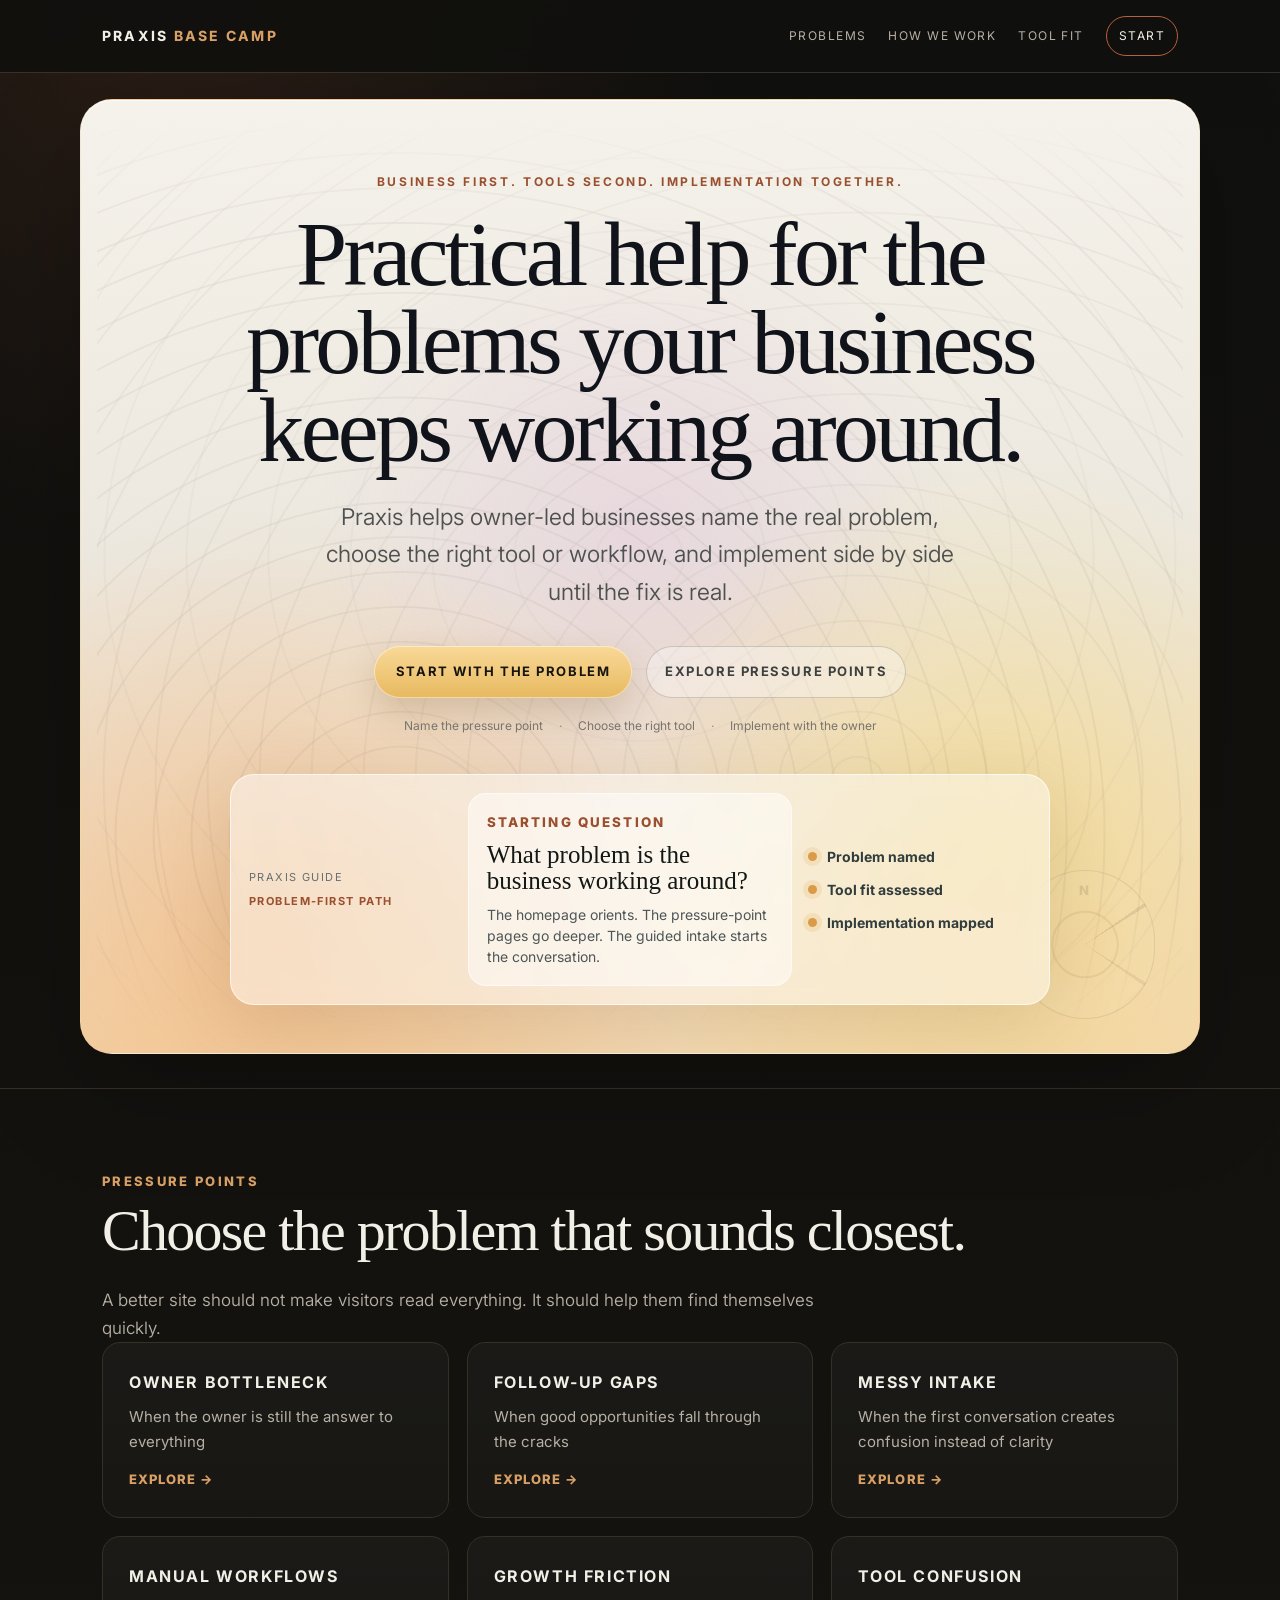
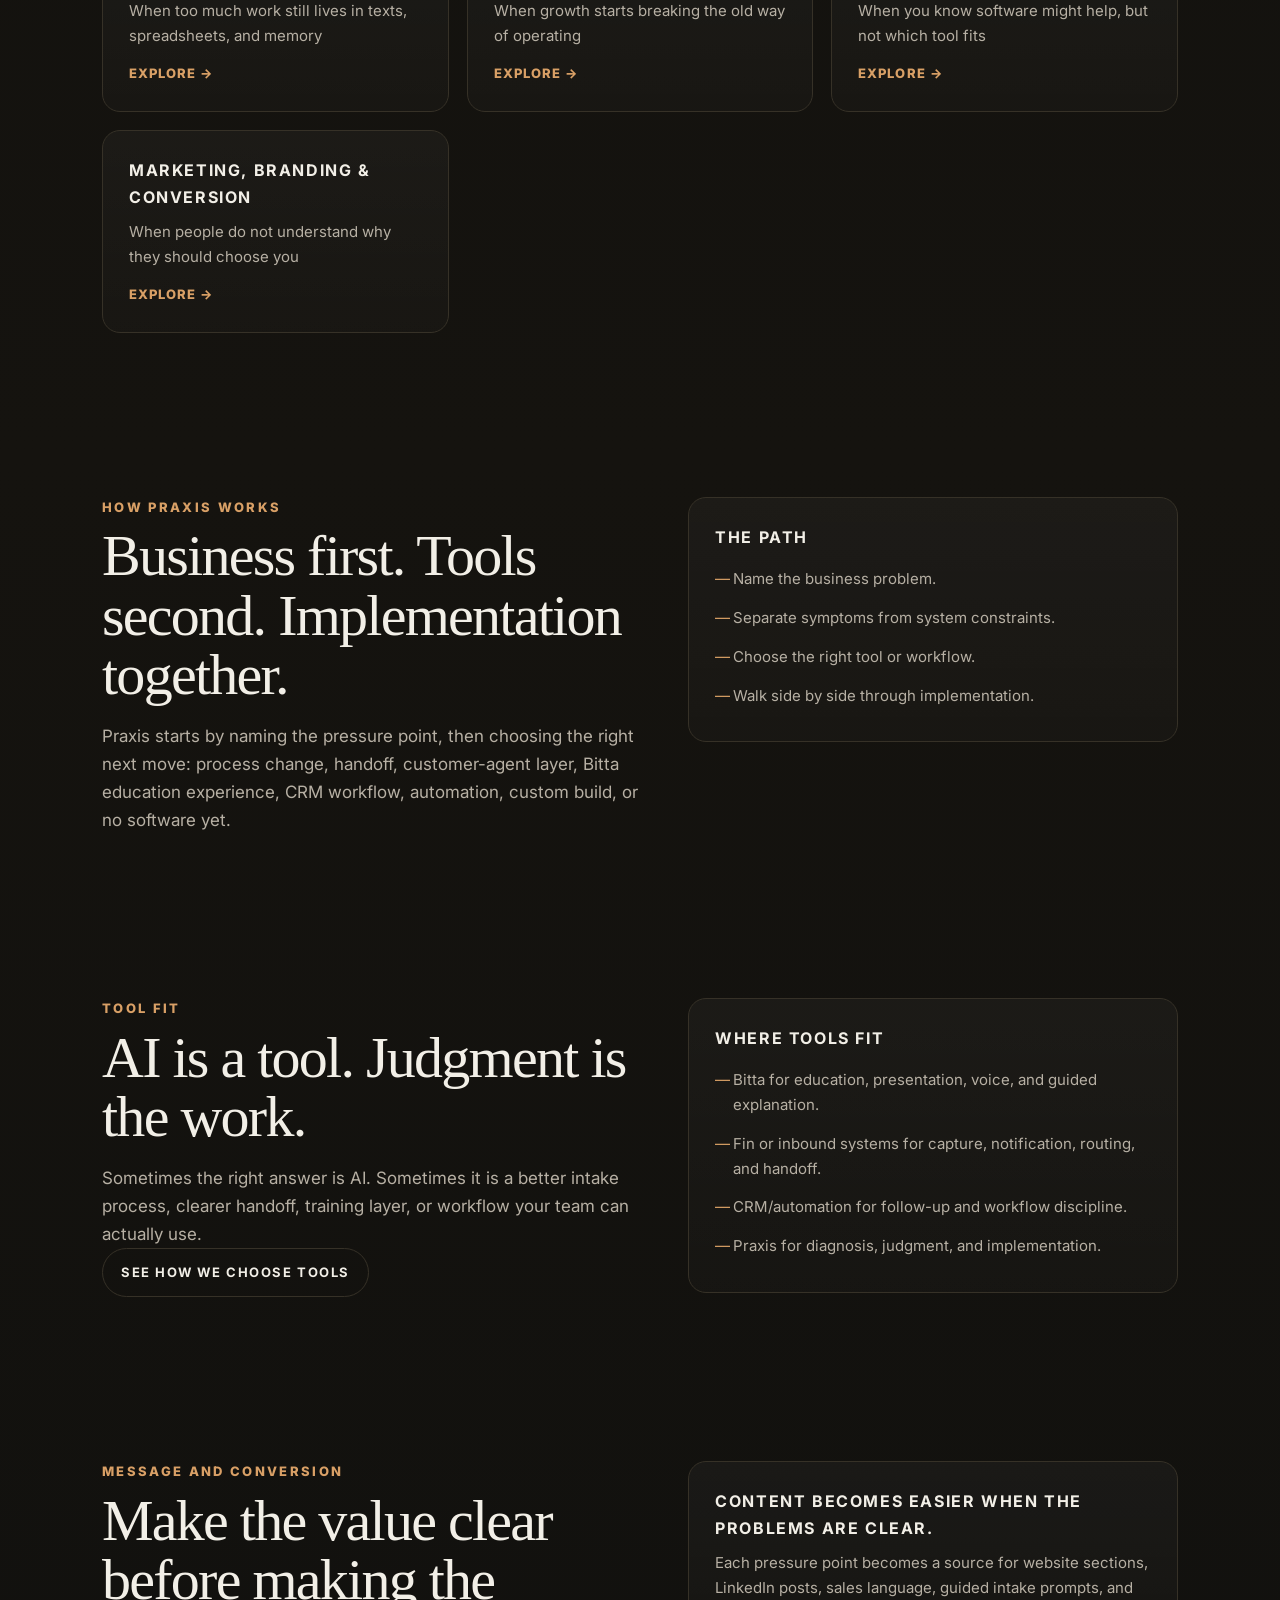
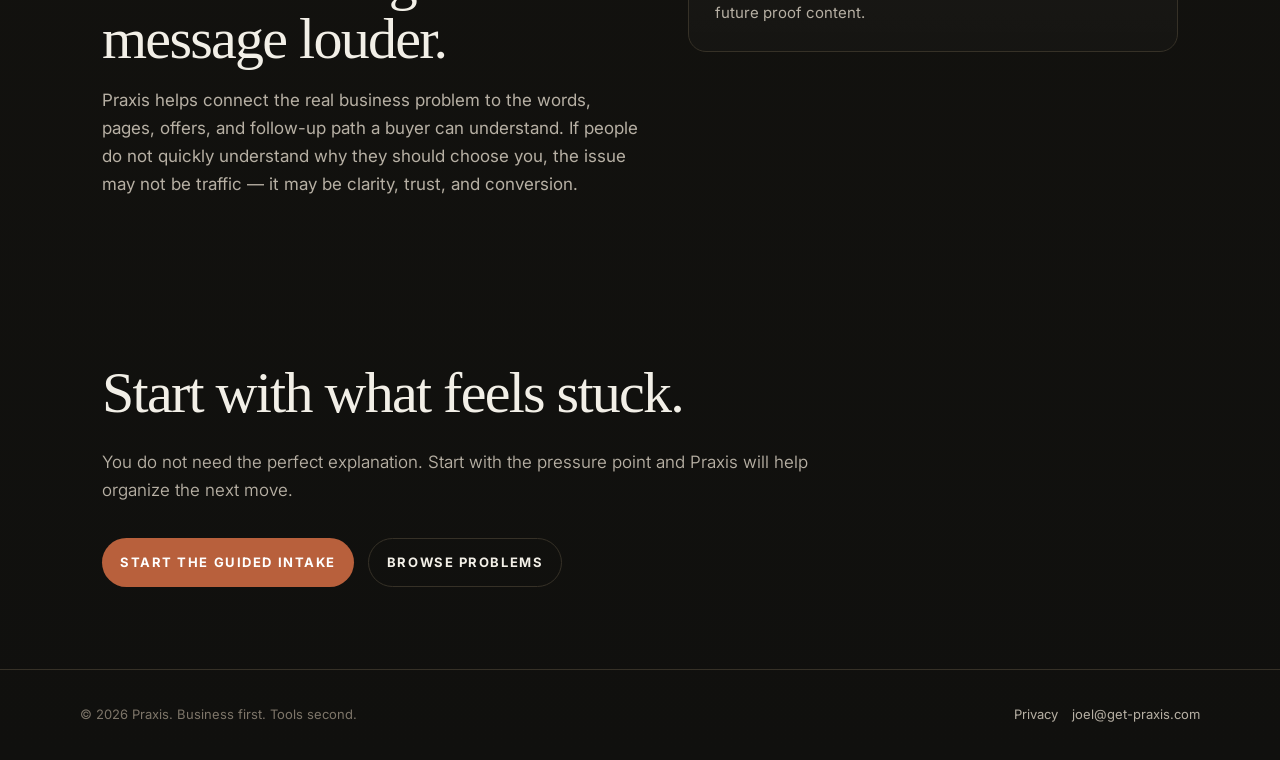
<file: index.html>
<!doctype html><html lang="en"><head><meta charset="utf-8"><meta name="viewport" content="width=device-width, initial-scale=1"><title>Praxis — Business Problem Solving for Owner-Led Companies</title><meta name="description" content="Praxis helps owner-led businesses name the real problem, choose the right tool or workflow, and implement side by side until the fix is real."><link rel="preconnect" href="https://fonts.googleapis.com"><link rel="preconnect" href="https://fonts.gstatic.com" crossorigin><link href="https://fonts.googleapis.com/css2?family=Inter:wght@300;400;500;600;700;800&display=swap" rel="stylesheet"><link rel="stylesheet" href="/assets/site.css?v=marketing-conversion-1"><meta data-praxis-meta="true" name="robots" content="index, follow"><meta data-praxis-meta="true" name="author" content="Praxis"><link data-praxis-meta="true" rel="canonical" href="https://get-praxis.com/"><meta data-praxis-meta="true" property="og:type" content="website"><meta data-praxis-meta="true" property="og:site_name" content="Praxis"><meta data-praxis-meta="true" property="og:title" content="Praxis — Business Problem Solving for Owner-Led Companies"><meta data-praxis-meta="true" property="og:description" content="Praxis helps owner-led businesses name the real problem, choose the right tool or workflow, and implement side by side until the fix is real."><meta data-praxis-meta="true" property="og:url" content="https://get-praxis.com/"><meta data-praxis-meta="true" name="twitter:card" content="summary"><meta data-praxis-meta="true" name="twitter:title" content="Praxis — Business Problem Solving for Owner-Led Companies"><meta data-praxis-meta="true" name="twitter:description" content="Praxis helps owner-led businesses name the real problem, choose the right tool or workflow, and implement side by side until the fix is real."><script type="application/ld+json" data-praxis-meta="true">{"@context":"https://schema.org","@type":"ProfessionalService","name":"Praxis","url":"https://get-praxis.com/","email":"joel@get-praxis.com","description":"Praxis helps owner-led businesses name the real problem, choose the right tool or workflow, and implement side by side until the fix is real.","areaServed":"US","serviceType":["Business problem diagnosis","Workflow implementation","Owner bottleneck reduction","Follow-up and intake system design","AI tool fit diagnostic"]}</script></head><body><div class="site"><nav class="nav"><div class="nav-inner"><a class="brand" href="/">PRAXIS <span>BASE CAMP</span></a><button class="menu" aria-label="Menu" onclick="document.querySelector('.links').classList.toggle('open')">Menu</button><div class="links"><a href="/problems.html">Problems</a><a href="/how-we-work.html">How We Work</a><a href="/tool-fit.html">Tool Fit</a><a class="nav-cta" href="/work-with-us.html#chat">Start</a></div></div></nav><main><section class="hero home-hero"><div class="hero-copy"><div class="eyebrow">Business first. Tools second. Implementation together.</div><h1>Practical help for the problems your business keeps working around.</h1><p class="lead">Praxis helps owner-led businesses name the real problem, choose the right tool or workflow, and implement side by side until the fix is real.</p><div class="hero-actions"><a class="btn primary hero-primary" href="/work-with-us.html#chat">Start with the problem</a><a class="btn secondary hero-secondary" href="/problems.html">Explore pressure points</a></div><div class="hero-notes"><span>Name the pressure point</span><span>Choose the right tool</span><span>Implement with the owner</span></div></div><aside class="hero-card" aria-label="Praxis diagnostic preview"><div class="hero-card-top"><span>Praxis Guide</span><b>Problem-first path</b></div><div class="signal-card"><small>Starting question</small><strong>What problem is the business working around?</strong><p>The homepage orients. The pressure-point pages go deeper. The guided intake starts the conversation.</p></div><div class="signal-list"><div><span></span>Problem named</div><div><span></span>Tool fit assessed</div><div><span></span>Implementation mapped</div></div></aside></section><div class="divider"></div><section class="section"><div class="wrap"><div class="kicker">Pressure points</div><h2>Choose the problem that sounds closest.</h2><p class="lead">A better site should not make visitors read everything. It should help them find themselves quickly.</p><div class="grid three problem-grid"><a class="card problem-card" href="/problems/owner-bottleneck.html"><h3>Owner Bottleneck</h3><p>When the owner is still the answer to everything</p><span>Explore →</span></a><a class="card problem-card" href="/problems/follow-up-gaps.html"><h3>Follow-Up Gaps</h3><p>When good opportunities fall through the cracks</p><span>Explore →</span></a><a class="card problem-card" href="/problems/messy-intake.html"><h3>Messy Intake</h3><p>When the first conversation creates confusion instead of clarity</p><span>Explore →</span></a><a class="card problem-card" href="/problems/manual-workflows.html"><h3>Manual Workflows</h3><p>When too much work still lives in texts, spreadsheets, and memory</p><span>Explore →</span></a><a class="card problem-card" href="/problems/growth-friction.html"><h3>Growth Friction</h3><p>When growth starts breaking the old way of operating</p><span>Explore →</span></a><a class="card problem-card" href="/problems/tool-confusion.html"><h3>Tool Confusion</h3><p>When you know software might help, but not which tool fits</p><span>Explore →</span></a><a class="card problem-card" href="/problems/marketing-branding-conversion.html"><h3>Marketing, Branding &amp; Conversion</h3><p>When people do not understand why they should choose you</p><span>Explore →</span></a></div></div></section><section class="section alt"><div class="wrap split"><div><div class="kicker">How Praxis works</div><h2>Business first. Tools second. Implementation together.</h2><p>Praxis starts by naming the pressure point, then choosing the right next move: process change, handoff, customer-agent layer, Bitta education experience, CRM workflow, automation, custom build, or no software yet.</p></div><div class="card"><h3>The path</h3><ul><li>Name the business problem.</li><li>Separate symptoms from system constraints.</li><li>Choose the right tool or workflow.</li><li>Walk side by side through implementation.</li></ul></div></div></section><section class="section"><div class="wrap split"><div><div class="kicker">Tool fit</div><h2>AI is a tool. Judgment is the work.</h2><p>Sometimes the right answer is AI. Sometimes it is a better intake process, clearer handoff, training layer, or workflow your team can actually use.</p><a class="btn secondary" href="/tool-fit.html">See how we choose tools</a></div><div class="card"><h3>Where tools fit</h3><ul><li>Bitta for education, presentation, voice, and guided explanation.</li><li>Fin or inbound systems for capture, notification, routing, and handoff.</li><li>CRM/automation for follow-up and workflow discipline.</li><li>Praxis for diagnosis, judgment, and implementation.</li></ul></div></div></section><section class="section alt"><div class="wrap split"><div><div class="kicker">Message and conversion</div><h2>Make the value clear before making the message louder.</h2><p>Praxis helps connect the real business problem to the words, pages, offers, and follow-up path a buyer can understand. If people do not quickly understand why they should choose you, the issue may not be traffic — it may be clarity, trust, and conversion.</p></div><div class="card"><h3>Content becomes easier when the problems are clear.</h3><p>Each pressure point becomes a source for website sections, LinkedIn posts, sales language, guided intake prompts, and future proof content.</p></div></div></section><section class="section"><div class="wrap"><h2>Start with what feels stuck.</h2><p class="lead">You do not need the perfect explanation. Start with the pressure point and Praxis will help organize the next move.</p><div class="hero-actions"><a class="btn primary" href="/work-with-us.html#chat">Start the guided intake</a><a class="btn secondary" href="/problems.html">Browse problems</a></div></div></section></main><footer class="footer"><div class="footer-inner"><div>© 2026 Praxis. Business first. Tools second.</div><div><a href="/privacy.html">Privacy</a><a href="mailto:joel@get-praxis.com">joel@get-praxis.com</a></div></div></footer></div></body></html>
</file>
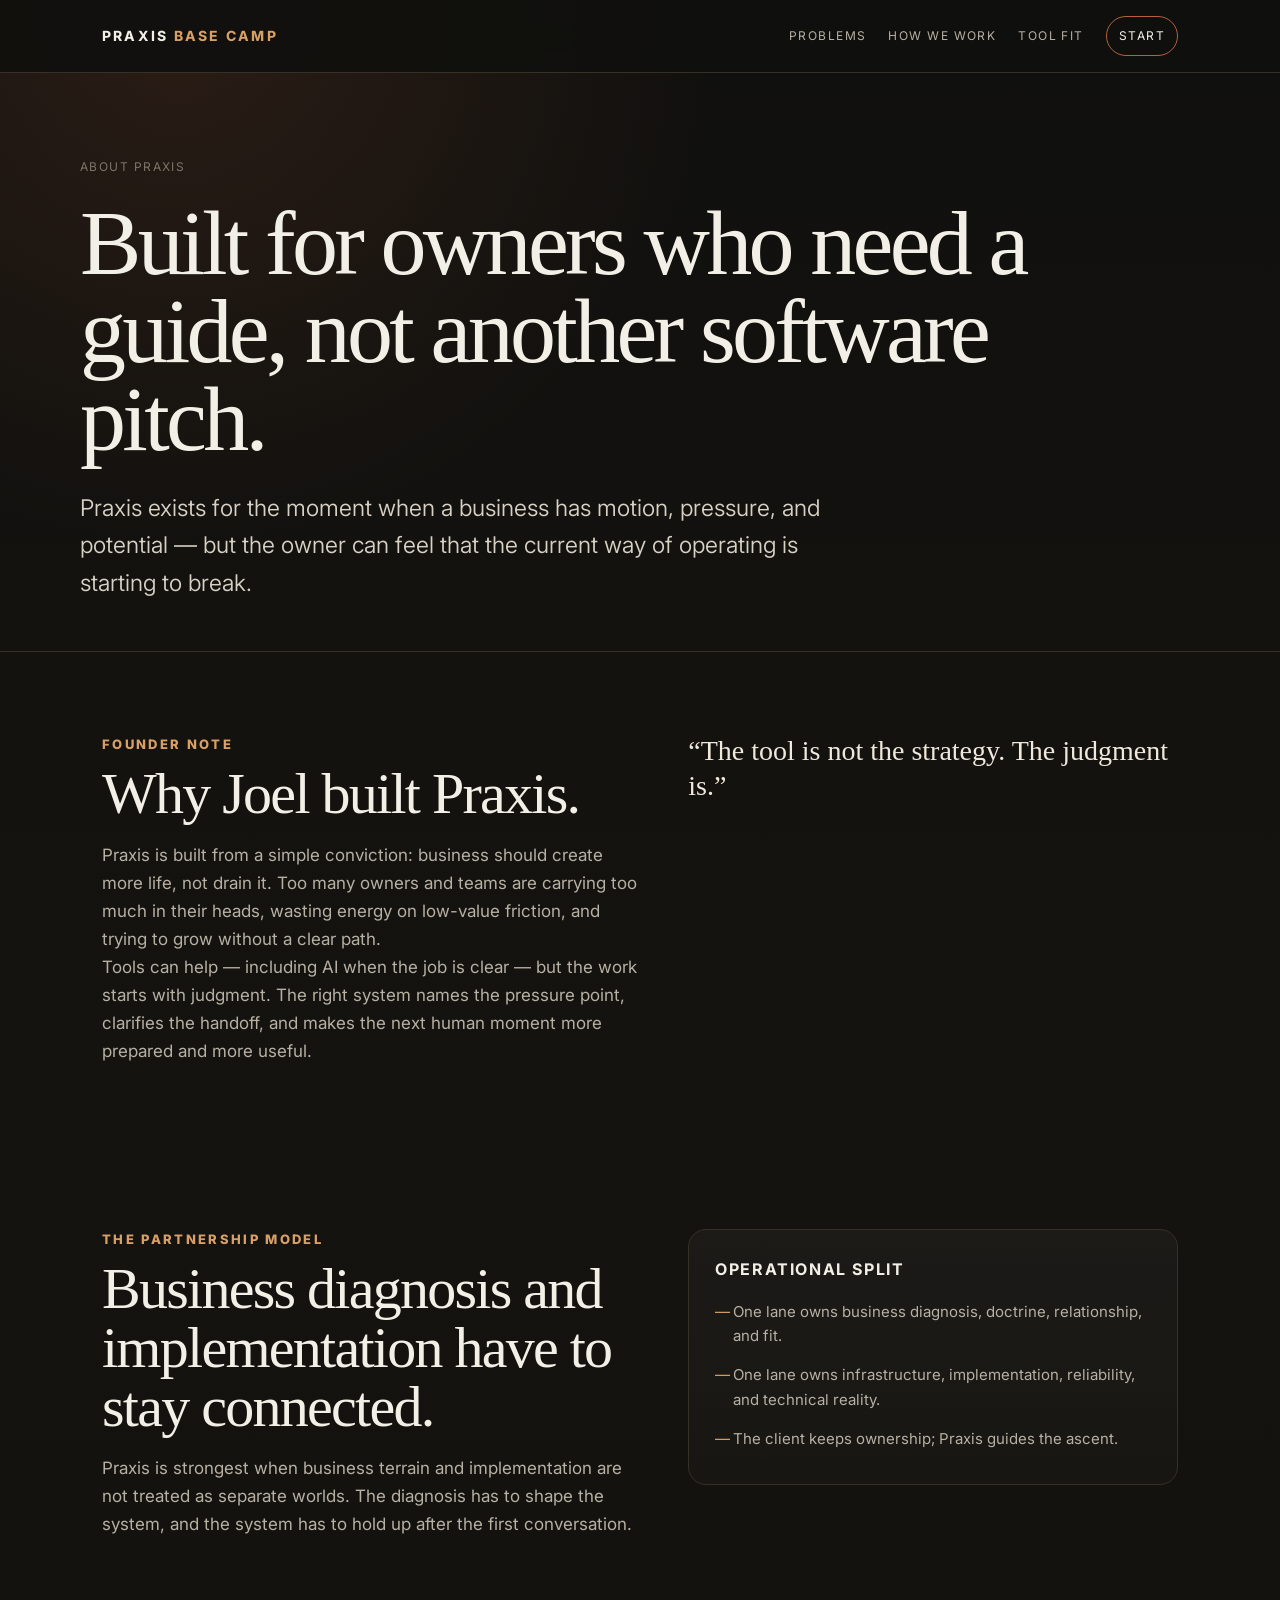
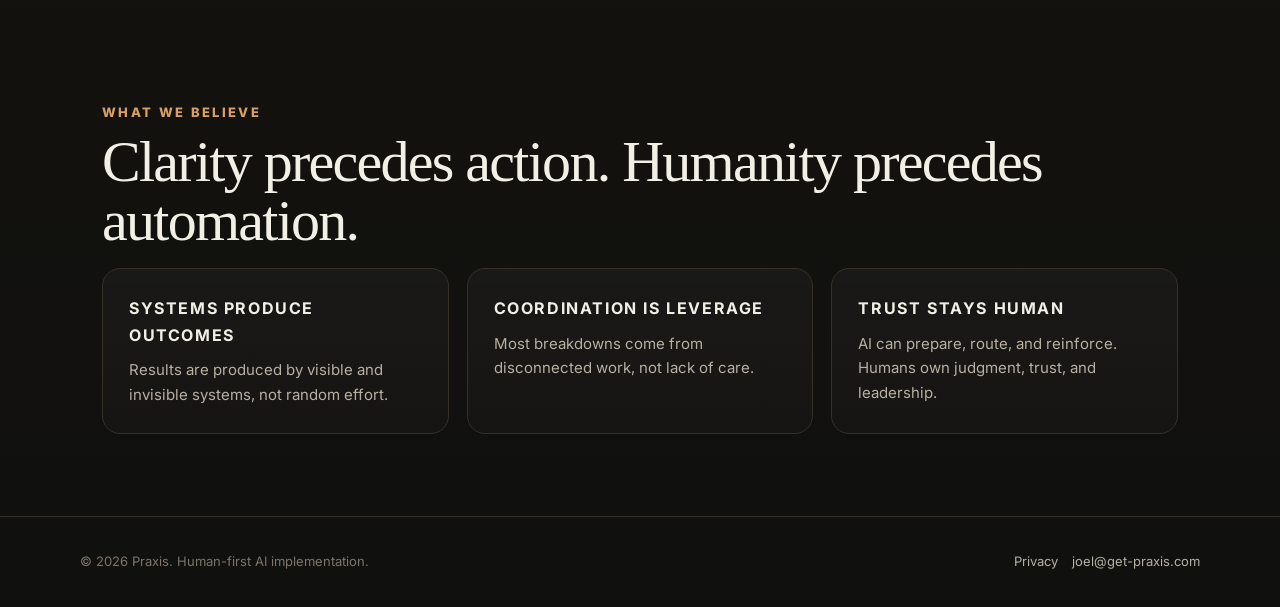
<file: about.html>
<!doctype html><html lang="en"><head><meta charset="utf-8"><meta name="viewport" content="width=device-width, initial-scale=1"><title>About Praxis — Business First, Tools Second</title><meta name="description" content="Praxis is a business-first implementation partner for owners who need clarity, judgment, and practical systems before more software."><link rel="preconnect" href="https://fonts.googleapis.com"><link rel="preconnect" href="https://fonts.gstatic.com" crossorigin><link href="https://fonts.googleapis.com/css2?family=Inter:wght@300;400;500;600;700;800&display=swap" rel="stylesheet"><link rel="stylesheet" href="/assets/site.css?v=marketing-conversion-1">
<meta data-praxis-meta="true" name="robots" content="index, follow">
<meta data-praxis-meta="true" name="author" content="Praxis">
<link data-praxis-meta="true" rel="canonical" href="https://get-praxis.com/about.html">
<meta data-praxis-meta="true" property="og:type" content="website">
<meta data-praxis-meta="true" property="og:site_name" content="Praxis">
<meta data-praxis-meta="true" property="og:title" content="About Praxis — Business First, Tools Second">
<meta data-praxis-meta="true" property="og:description" content="Praxis is a business-first implementation partner for owners who need clarity, judgment, and practical systems before more software.">
<meta data-praxis-meta="true" property="og:url" content="https://get-praxis.com/about.html">
<meta data-praxis-meta="true" name="twitter:card" content="summary">
<meta data-praxis-meta="true" name="twitter:title" content="About Praxis — Business First, Tools Second">
<meta data-praxis-meta="true" name="twitter:description" content="Praxis is a business-first implementation partner for owners who need clarity, judgment, and practical systems before more software.">
</head><body><div class="site"><nav class="nav"><div class="nav-inner"><a class="brand" href="/">PRAXIS <span>BASE CAMP</span></a><button class="menu" aria-label="Menu" onclick="document.querySelector('.links').classList.toggle('open')">Menu</button><div class="links"><a href="/problems.html">Problems</a><a href="/how-we-work.html">How We Work</a><a href="/tool-fit.html">Tool Fit</a><a class="nav-cta" href="/work-with-us.html#chat">Start</a></div></div></nav><main>
<section class="page-hero wrap"><div class="breadcrumb">About Praxis</div><h1>Built for owners who need a guide, not another software pitch.</h1><p class="lead">Praxis exists for the moment when a business has motion, pressure, and potential — but the owner can feel that the current way of operating is starting to break.</p></section><div class="divider"></div>
<section class="section"><div class="wrap split"><div><div class="kicker">Founder note</div><h2>Why Joel built Praxis.</h2><p>Praxis is built from a simple conviction: business should create more life, not drain it. Too many owners and teams are carrying too much in their heads, wasting energy on low-value friction, and trying to grow without a clear path.</p><p>Tools can help — including AI when the job is clear — but the work starts with judgment. The right system names the pressure point, clarifies the handoff, and makes the next human moment more prepared and more useful.</p></div><div class="quote">“The tool is not the strategy. The judgment is.”</div></div></section>
<section class="section alt"><div class="wrap split"><div><div class="kicker">The partnership model</div><h2>Business diagnosis and implementation have to stay connected.</h2><p>Praxis is strongest when business terrain and implementation are not treated as separate worlds. The diagnosis has to shape the system, and the system has to hold up after the first conversation.</p></div><div class="card"><h3>Operational split</h3><ul><li>One lane owns business diagnosis, doctrine, relationship, and fit.</li><li>One lane owns infrastructure, implementation, reliability, and technical reality.</li><li>The client keeps ownership; Praxis guides the ascent.</li></ul></div></div></section>
<section class="section"><div class="wrap"><div class="kicker">What we believe</div><h2>Clarity precedes action. Humanity precedes automation.</h2><div class="grid three"><div class="card"><h3>Systems produce outcomes</h3><p>Results are produced by visible and invisible systems, not random effort.</p></div><div class="card"><h3>Coordination is leverage</h3><p>Most breakdowns come from disconnected work, not lack of care.</p></div><div class="card"><h3>Trust stays human</h3><p>AI can prepare, route, and reinforce. Humans own judgment, trust, and leadership.</p></div></div></div></section>
</main><footer class="footer"><div class="footer-inner"><div>© 2026 Praxis. Human-first AI implementation.</div><div><a href="/privacy.html">Privacy</a><a href="mailto:joel@get-praxis.com">joel@get-praxis.com</a></div></div></footer></div></body></html>
</file>
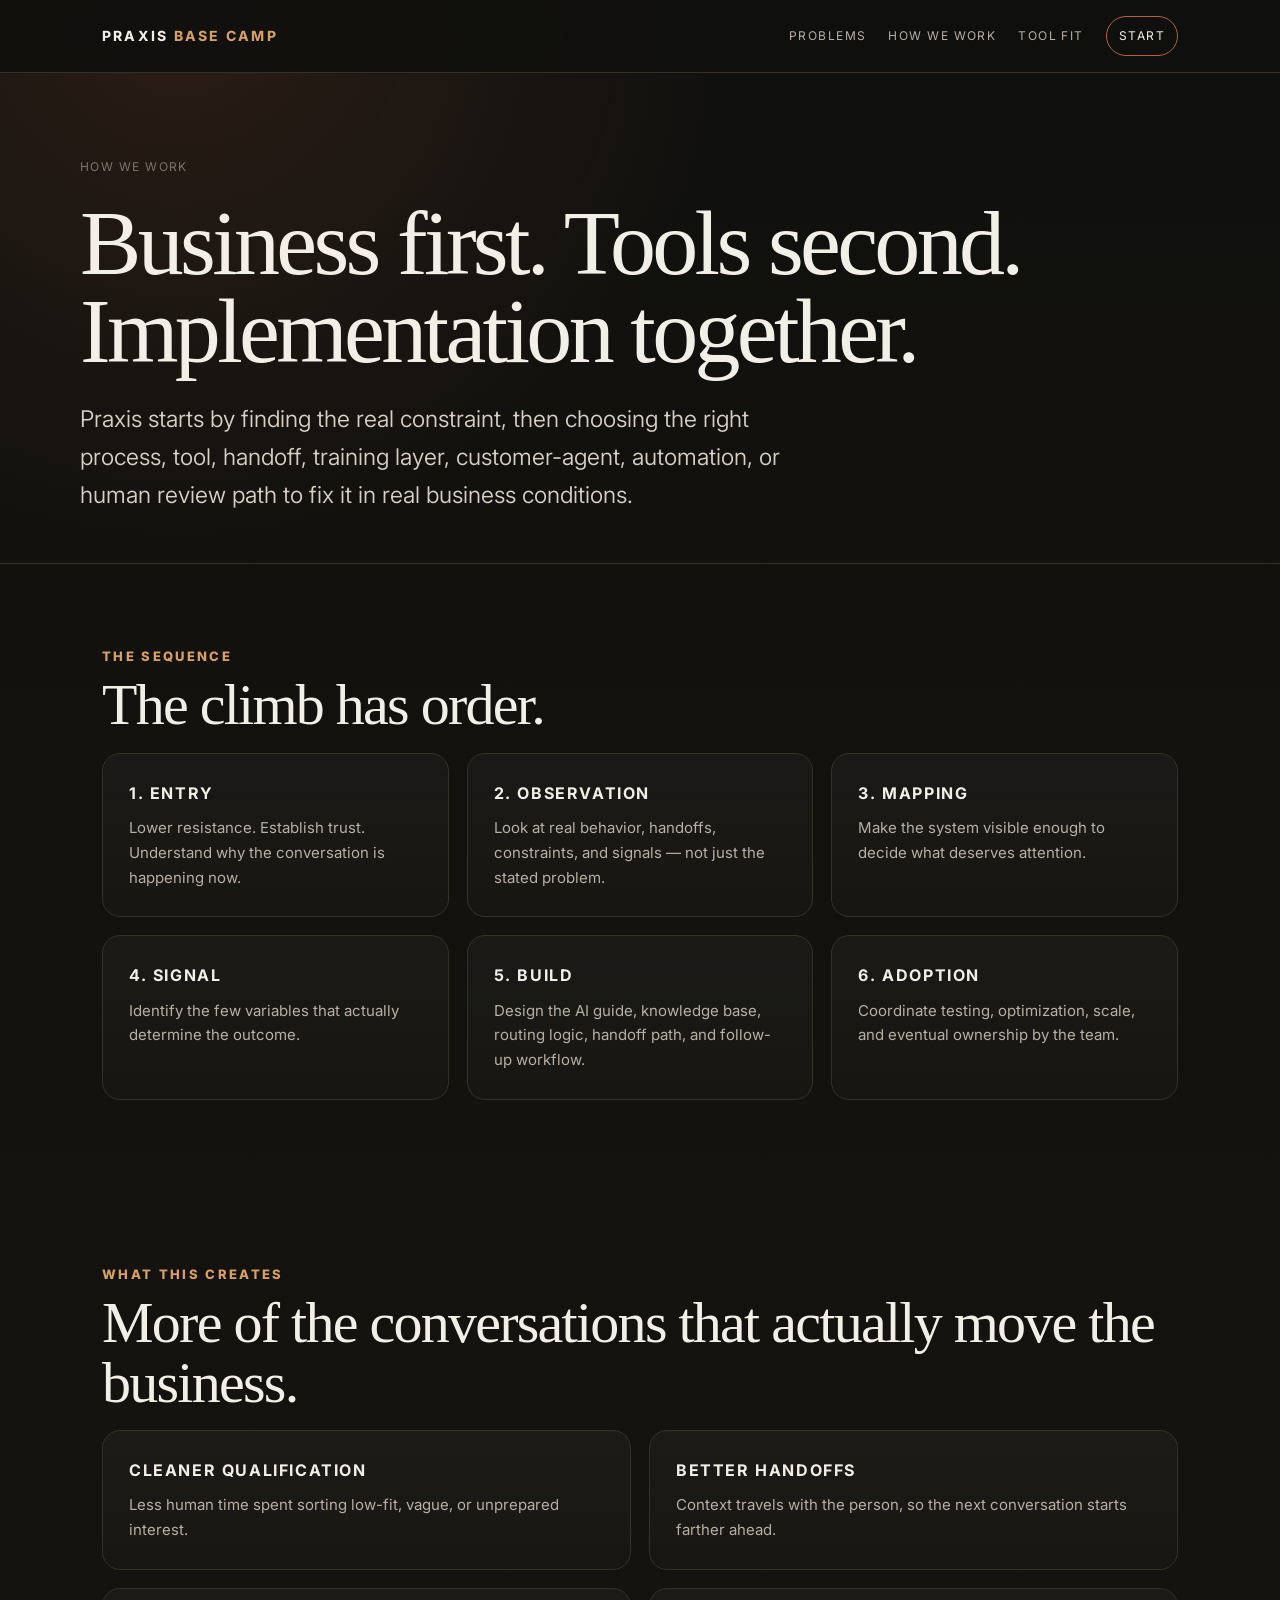
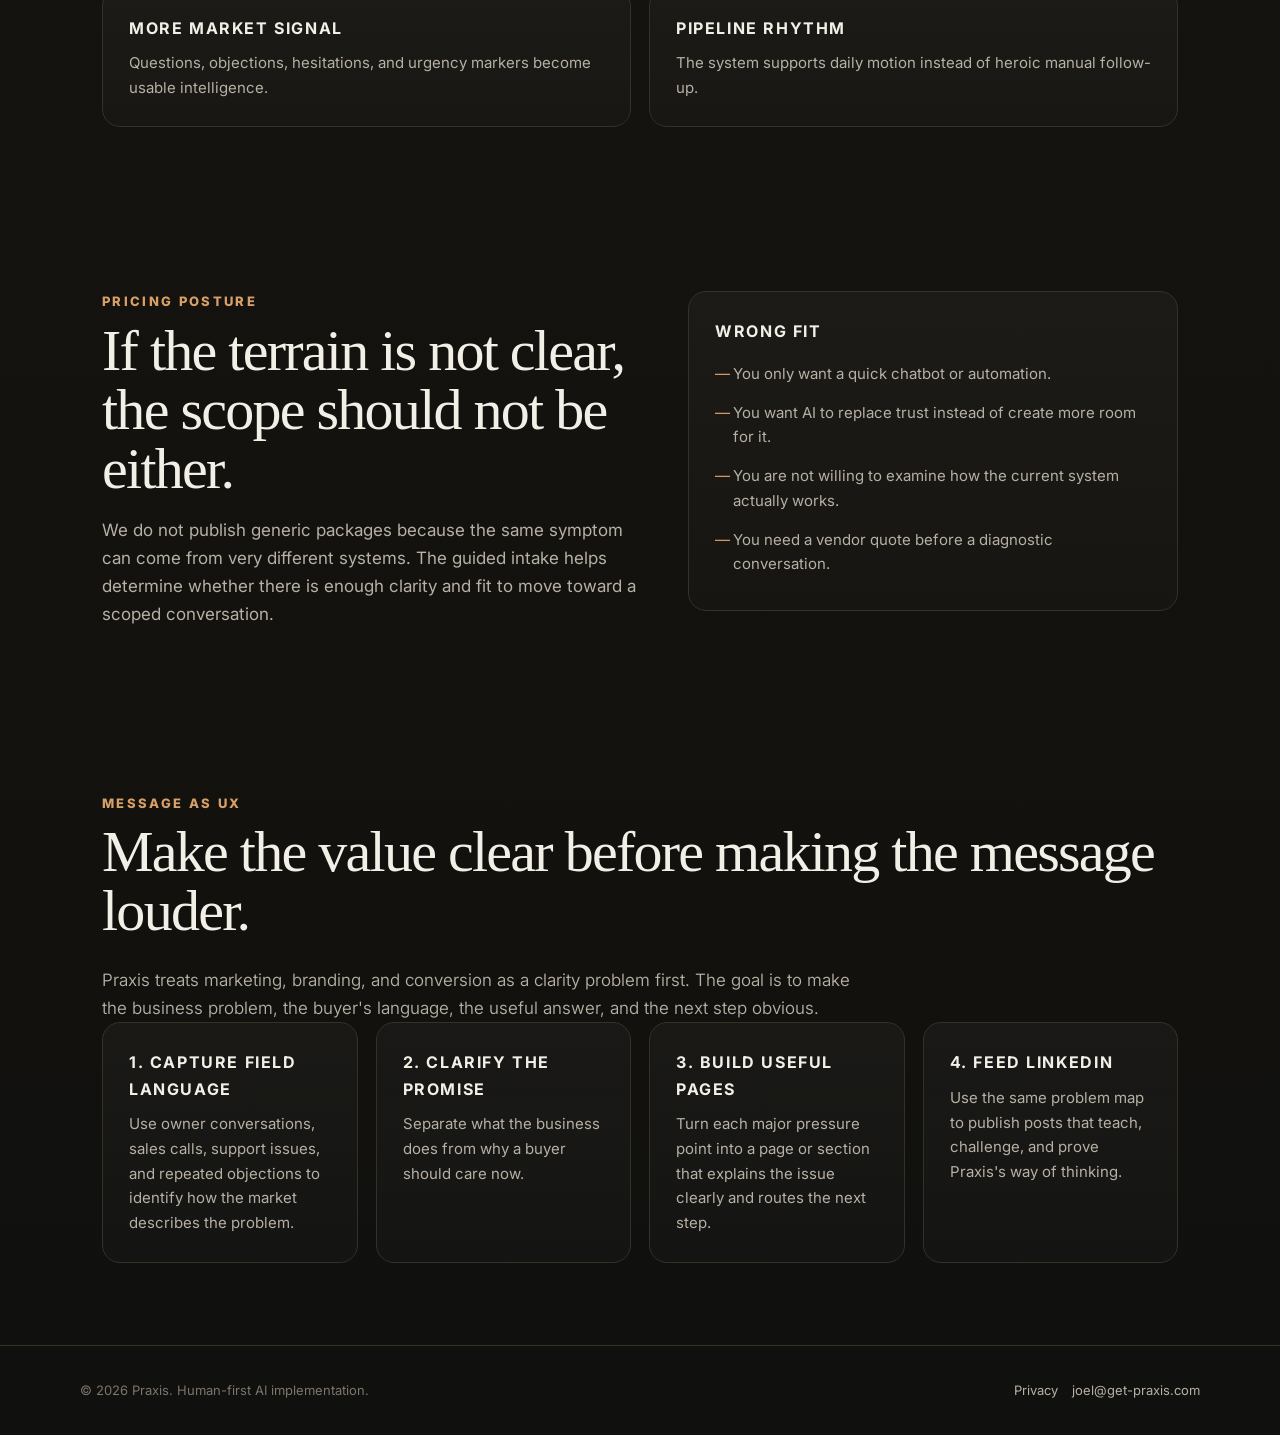
<file: how-we-work.html>
<!doctype html><html lang="en"><head><meta charset="utf-8"><meta name="viewport" content="width=device-width, initial-scale=1"><title>How Praxis Works — Diagnose, Choose, Implement</title><meta name="description" content="Praxis starts with the business problem, chooses the right tool or workflow, and implements side by side with the owner."><link rel="preconnect" href="https://fonts.googleapis.com"><link rel="preconnect" href="https://fonts.gstatic.com" crossorigin><link href="https://fonts.googleapis.com/css2?family=Inter:wght@300;400;500;600;700;800&display=swap" rel="stylesheet"><link rel="stylesheet" href="/assets/site.css?v=marketing-conversion-1">
<meta data-praxis-meta="true" name="robots" content="index, follow">
<meta data-praxis-meta="true" name="author" content="Praxis">
<link data-praxis-meta="true" rel="canonical" href="https://get-praxis.com/how-we-work.html">
<meta data-praxis-meta="true" property="og:type" content="website">
<meta data-praxis-meta="true" property="og:site_name" content="Praxis">
<meta data-praxis-meta="true" property="og:title" content="How Praxis Works — Diagnose, Choose, Implement">
<meta data-praxis-meta="true" property="og:description" content="Praxis starts with the business problem, chooses the right tool or workflow, and implements side by side with the owner.">
<meta data-praxis-meta="true" property="og:url" content="https://get-praxis.com/how-we-work.html">
<meta data-praxis-meta="true" name="twitter:card" content="summary">
<meta data-praxis-meta="true" name="twitter:title" content="How Praxis Works — Diagnose, Choose, Implement">
<meta data-praxis-meta="true" name="twitter:description" content="Praxis starts with the business problem, chooses the right tool or workflow, and implements side by side with the owner.">
</head><body><div class="site"><nav class="nav"><div class="nav-inner"><a class="brand" href="/">PRAXIS <span>BASE CAMP</span></a><button class="menu" aria-label="Menu" onclick="document.querySelector('.links').classList.toggle('open')">Menu</button><div class="links"><a href="/problems.html">Problems</a><a href="/how-we-work.html">How We Work</a><a href="/tool-fit.html">Tool Fit</a><a class="nav-cta" href="/work-with-us.html#chat">Start</a></div></div></nav><main>
<section class="page-hero wrap"><div class="breadcrumb">How We Work</div><h1>Business first. Tools second. Implementation together.</h1><p class="lead">Praxis starts by finding the real constraint, then choosing the right process, tool, handoff, training layer, customer-agent, automation, or human review path to fix it in real business conditions.</p></section><div class="divider"></div>
<section class="section"><div class="wrap"><div class="kicker">The sequence</div><h2>The climb has order.</h2><div class="grid three"><div class="card"><h3>1. Entry</h3><p>Lower resistance. Establish trust. Understand why the conversation is happening now.</p></div><div class="card"><h3>2. Observation</h3><p>Look at real behavior, handoffs, constraints, and signals — not just the stated problem.</p></div><div class="card"><h3>3. Mapping</h3><p>Make the system visible enough to decide what deserves attention.</p></div><div class="card"><h3>4. Signal</h3><p>Identify the few variables that actually determine the outcome.</p></div><div class="card"><h3>5. Build</h3><p>Design the AI guide, knowledge base, routing logic, handoff path, and follow-up workflow.</p></div><div class="card"><h3>6. Adoption</h3><p>Coordinate testing, optimization, scale, and eventual ownership by the team.</p></div></div></div></section>
<section class="section alt"><div class="wrap"><div class="kicker">What this creates</div><h2>More of the conversations that actually move the business.</h2><div class="grid two"><div class="card"><h3>Cleaner qualification</h3><p>Less human time spent sorting low-fit, vague, or unprepared interest.</p></div><div class="card"><h3>Better handoffs</h3><p>Context travels with the person, so the next conversation starts farther ahead.</p></div><div class="card"><h3>More market signal</h3><p>Questions, objections, hesitations, and urgency markers become usable intelligence.</p></div><div class="card"><h3>Pipeline rhythm</h3><p>The system supports daily motion instead of heroic manual follow-up.</p></div></div></div></section>
<section class="section"><div class="wrap split"><div><div class="kicker">Pricing posture</div><h2>If the terrain is not clear, the scope should not be either.</h2><p>We do not publish generic packages because the same symptom can come from very different systems. The guided intake helps determine whether there is enough clarity and fit to move toward a scoped conversation.</p></div><div class="card"><h3>Wrong fit</h3><ul><li>You only want a quick chatbot or automation.</li><li>You want AI to replace trust instead of create more room for it.</li><li>You are not willing to examine how the current system actually works.</li><li>You need a vendor quote before a diagnostic conversation.</li></ul></div></div></section>

<section class="section alt"><div class="wrap"><div class="kicker">Message as UX</div><h2>Make the value clear before making the message louder.</h2><p class="lead">Praxis treats marketing, branding, and conversion as a clarity problem first. The goal is to make the business problem, the buyer's language, the useful answer, and the next step obvious.</p><div class="grid four"><div class="card"><h3>1. Capture field language</h3><p>Use owner conversations, sales calls, support issues, and repeated objections to identify how the market describes the problem.</p></div><div class="card"><h3>2. Clarify the promise</h3><p>Separate what the business does from why a buyer should care now.</p></div><div class="card"><h3>3. Build useful pages</h3><p>Turn each major pressure point into a page or section that explains the issue clearly and routes the next step.</p></div><div class="card"><h3>4. Feed LinkedIn</h3><p>Use the same problem map to publish posts that teach, challenge, and prove Praxis's way of thinking.</p></div></div></div></section>
</main><footer class="footer"><div class="footer-inner"><div>© 2026 Praxis. Human-first AI implementation.</div><div><a href="/privacy.html">Privacy</a><a href="mailto:joel@get-praxis.com">joel@get-praxis.com</a></div></div></footer></div></body></html>
</file>
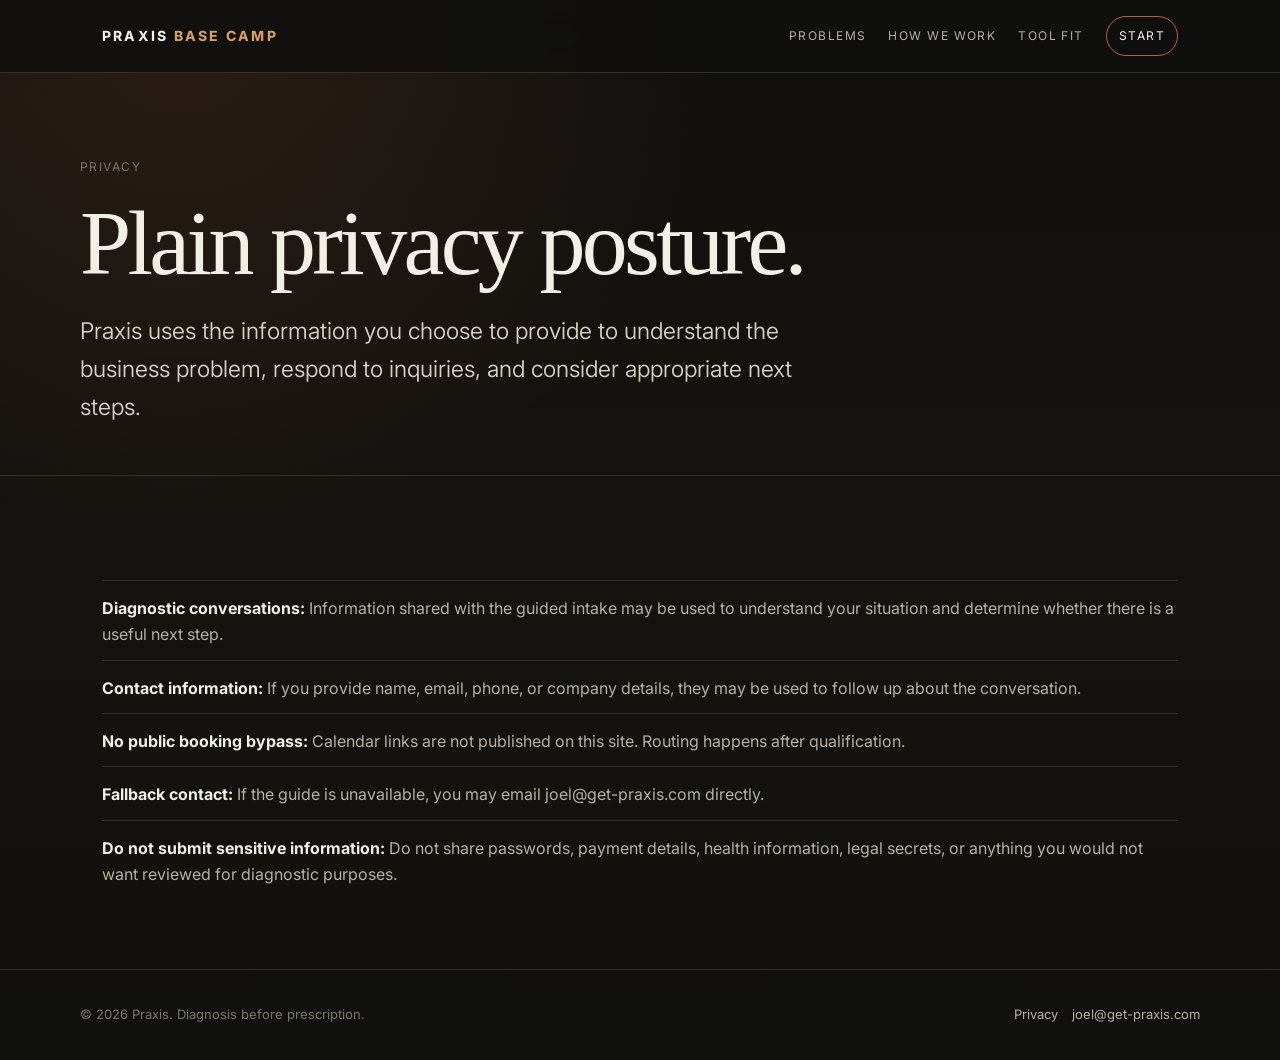
<file: privacy.html>
<!doctype html><html lang="en"><head><meta charset="utf-8"><meta name="viewport" content="width=device-width, initial-scale=1"><title>Privacy — Praxis</title><meta name="description" content="Praxis uses provided information to understand business problems, respond to inquiries, and consider appropriate next steps."><link rel="preconnect" href="https://fonts.googleapis.com"><link rel="preconnect" href="https://fonts.gstatic.com" crossorigin><link href="https://fonts.googleapis.com/css2?family=Inter:wght@300;400;500;600;700;800&display=swap" rel="stylesheet"><link rel="stylesheet" href="/assets/site.css?v=marketing-conversion-1">
<meta data-praxis-meta="true" name="robots" content="index, follow">
<meta data-praxis-meta="true" name="author" content="Praxis">
<link data-praxis-meta="true" rel="canonical" href="https://get-praxis.com/privacy.html">
<meta data-praxis-meta="true" property="og:type" content="website">
<meta data-praxis-meta="true" property="og:site_name" content="Praxis">
<meta data-praxis-meta="true" property="og:title" content="Privacy — Praxis">
<meta data-praxis-meta="true" property="og:description" content="Praxis uses provided information to understand business problems, respond to inquiries, and consider appropriate next steps.">
<meta data-praxis-meta="true" property="og:url" content="https://get-praxis.com/privacy.html">
<meta data-praxis-meta="true" name="twitter:card" content="summary">
<meta data-praxis-meta="true" name="twitter:title" content="Privacy — Praxis">
<meta data-praxis-meta="true" name="twitter:description" content="Praxis uses provided information to understand business problems, respond to inquiries, and consider appropriate next steps.">
</head><body><div class="site"><nav class="nav"><div class="nav-inner"><a class="brand" href="/">PRAXIS <span>BASE CAMP</span></a><button class="menu" aria-label="Menu" onclick="document.querySelector('.links').classList.toggle('open')">Menu</button><div class="links"><a href="/problems.html">Problems</a><a href="/how-we-work.html">How We Work</a><a href="/tool-fit.html">Tool Fit</a><a class="nav-cta" href="/work-with-us.html#chat">Start</a></div></div></nav><main><section class="page-hero wrap"><div class="breadcrumb">Privacy</div><h1>Plain privacy posture.</h1><p class="lead">Praxis uses the information you choose to provide to understand the business problem, respond to inquiries, and consider appropriate next steps.</p></section><div class="divider"></div><section class="section"><div class="wrap"><div class="list"><div><strong>Diagnostic conversations:</strong> Information shared with the guided intake may be used to understand your situation and determine whether there is a useful next step.</div><div><strong>Contact information:</strong> If you provide name, email, phone, or company details, they may be used to follow up about the conversation.</div><div><strong>No public booking bypass:</strong> Calendar links are not published on this site. Routing happens after qualification.</div><div><strong>Fallback contact:</strong> If the guide is unavailable, you may email joel@get-praxis.com directly.</div><div><strong>Do not submit sensitive information:</strong> Do not share passwords, payment details, health information, legal secrets, or anything you would not want reviewed for diagnostic purposes.</div></div></div></section></main><footer class="footer"><div class="footer-inner"><div>© 2026 Praxis. Diagnosis before prescription.</div><div><a href="/privacy.html">Privacy</a><a href="mailto:joel@get-praxis.com">joel@get-praxis.com</a></div></div></footer></div></body></html>
</file>
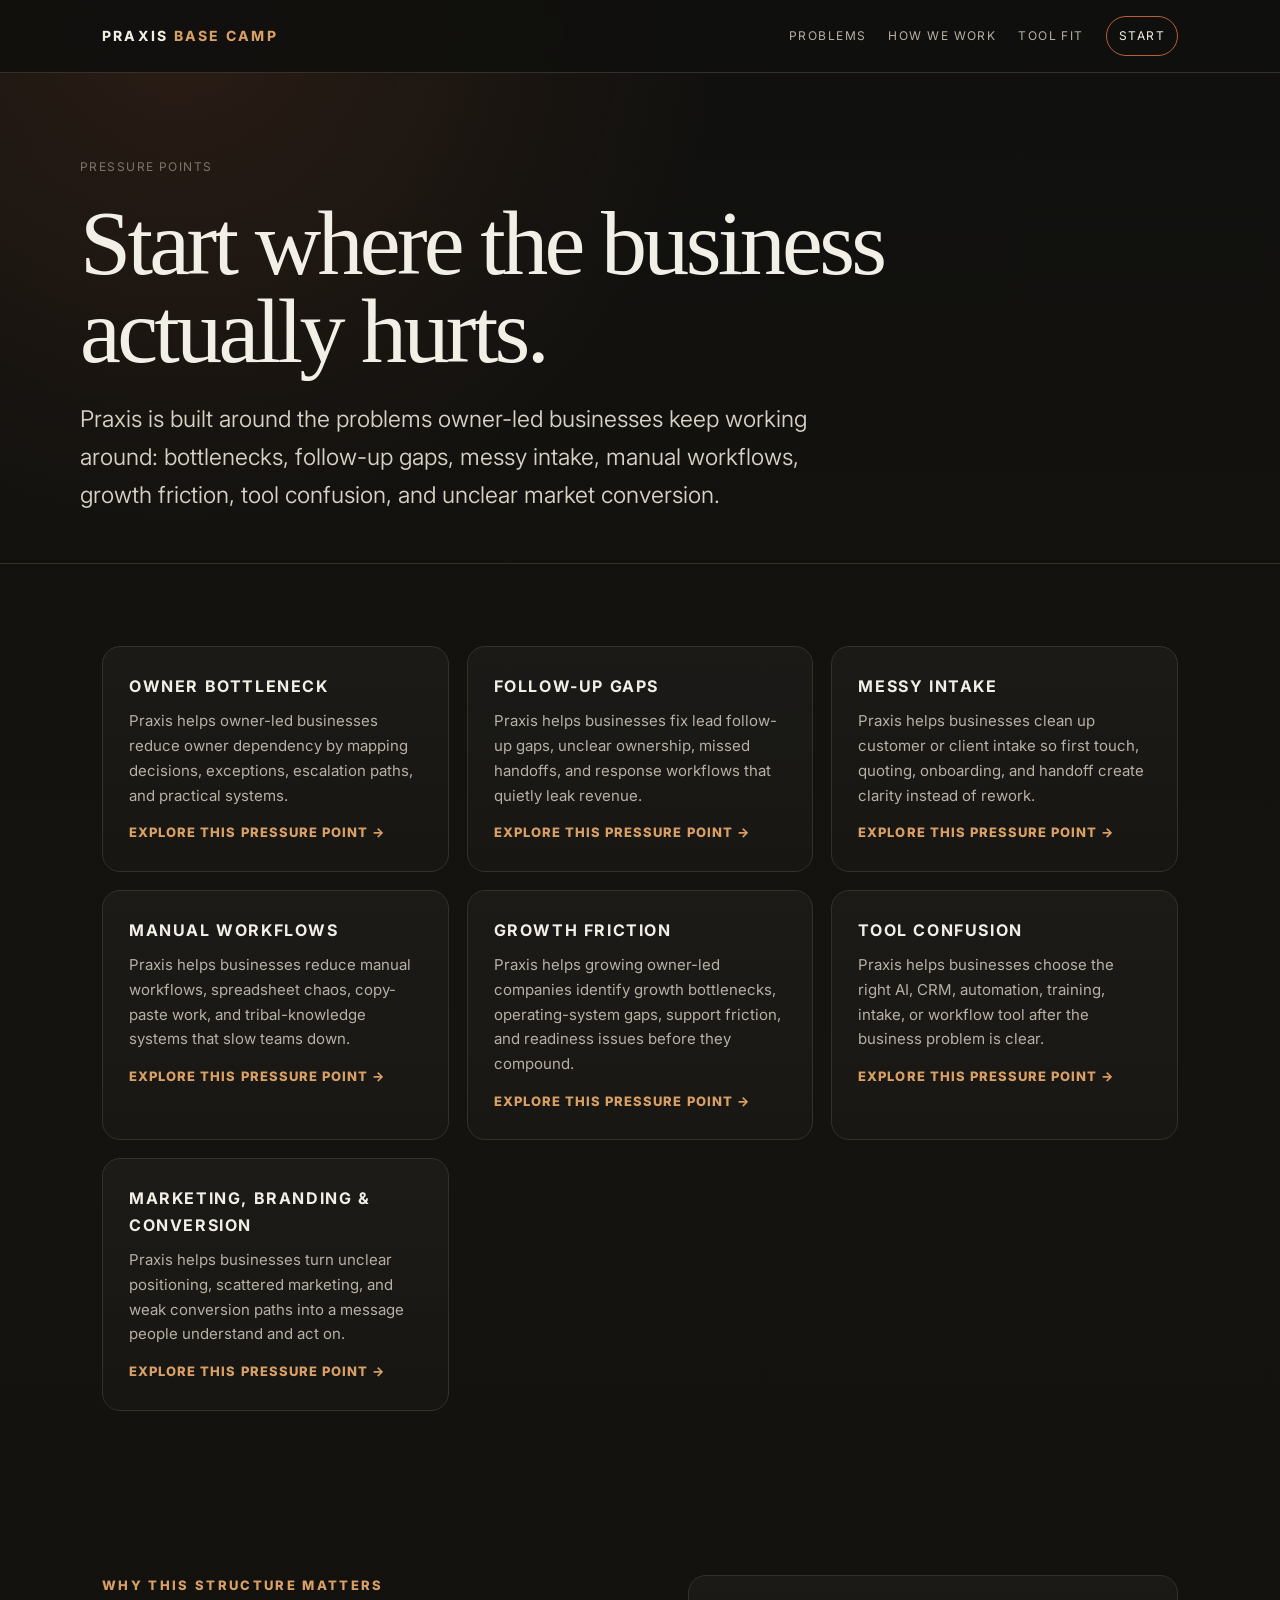
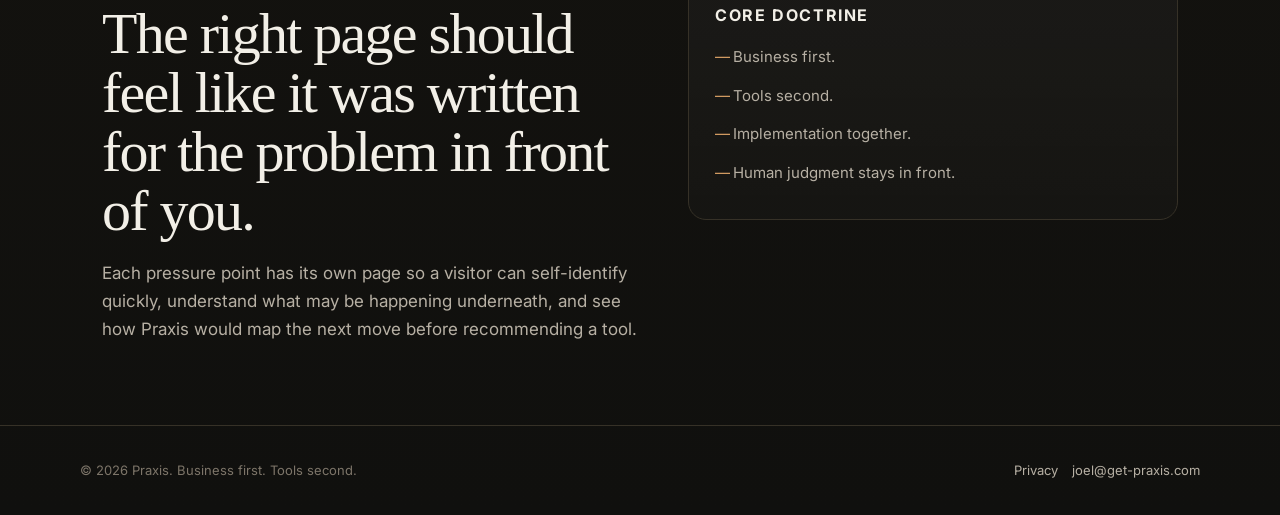
<file: problems.html>
<!doctype html><html lang="en"><head><meta charset="utf-8"><meta name="viewport" content="width=device-width, initial-scale=1"><title>Business Pressure Points — Praxis</title><meta name="description" content="Explore common business problems Praxis helps owner-led companies solve: owner bottlenecks, follow-up gaps, messy intake, manual workflows, growth friction, tool confusion, and conversion clarity."><link rel="preconnect" href="https://fonts.googleapis.com"><link rel="preconnect" href="https://fonts.gstatic.com" crossorigin><link href="https://fonts.googleapis.com/css2?family=Inter:wght@300;400;500;600;700;800&display=swap" rel="stylesheet"><link rel="stylesheet" href="/assets/site.css?v=marketing-conversion-1"><meta data-praxis-meta="true" name="robots" content="index, follow"><meta data-praxis-meta="true" name="author" content="Praxis"><link data-praxis-meta="true" rel="canonical" href="https://get-praxis.com/problems.html"><meta data-praxis-meta="true" property="og:type" content="website"><meta data-praxis-meta="true" property="og:site_name" content="Praxis"><meta data-praxis-meta="true" property="og:title" content="Business Pressure Points — Praxis"><meta data-praxis-meta="true" property="og:description" content="Explore common business problems Praxis helps owner-led companies solve: owner bottlenecks, follow-up gaps, messy intake, manual workflows, growth friction, tool confusion, and conversion clarity."><meta data-praxis-meta="true" property="og:url" content="https://get-praxis.com/problems.html"><meta data-praxis-meta="true" name="twitter:card" content="summary"><meta data-praxis-meta="true" name="twitter:title" content="Business Pressure Points — Praxis"><meta data-praxis-meta="true" name="twitter:description" content="Explore common business problems Praxis helps owner-led companies solve: owner bottlenecks, follow-up gaps, messy intake, manual workflows, growth friction, tool confusion, and conversion clarity."></head><body><div class="site"><nav class="nav"><div class="nav-inner"><a class="brand" href="/">PRAXIS <span>BASE CAMP</span></a><button class="menu" aria-label="Menu" onclick="document.querySelector('.links').classList.toggle('open')">Menu</button><div class="links"><a href="/problems.html">Problems</a><a href="/how-we-work.html">How We Work</a><a href="/tool-fit.html">Tool Fit</a><a class="nav-cta" href="/work-with-us.html#chat">Start</a></div></div></nav><main><section class="page-hero wrap"><div class="breadcrumb">Pressure Points</div><h1>Start where the business actually hurts.</h1><p class="lead">Praxis is built around the problems owner-led businesses keep working around: bottlenecks, follow-up gaps, messy intake, manual workflows, growth friction, tool confusion, and unclear market conversion.</p></section><div class="divider"></div><section class="section"><div class="wrap"><div class="grid three problem-grid"><a class="card problem-card" href="/problems/owner-bottleneck.html"><h3>Owner Bottleneck</h3><p>Praxis helps owner-led businesses reduce owner dependency by mapping decisions, exceptions, escalation paths, and practical systems.</p><span>Explore this pressure point →</span></a><a class="card problem-card" href="/problems/follow-up-gaps.html"><h3>Follow-Up Gaps</h3><p>Praxis helps businesses fix lead follow-up gaps, unclear ownership, missed handoffs, and response workflows that quietly leak revenue.</p><span>Explore this pressure point →</span></a><a class="card problem-card" href="/problems/messy-intake.html"><h3>Messy Intake</h3><p>Praxis helps businesses clean up customer or client intake so first touch, quoting, onboarding, and handoff create clarity instead of rework.</p><span>Explore this pressure point →</span></a><a class="card problem-card" href="/problems/manual-workflows.html"><h3>Manual Workflows</h3><p>Praxis helps businesses reduce manual workflows, spreadsheet chaos, copy-paste work, and tribal-knowledge systems that slow teams down.</p><span>Explore this pressure point →</span></a><a class="card problem-card" href="/problems/growth-friction.html"><h3>Growth Friction</h3><p>Praxis helps growing owner-led companies identify growth bottlenecks, operating-system gaps, support friction, and readiness issues before they compound.</p><span>Explore this pressure point →</span></a><a class="card problem-card" href="/problems/tool-confusion.html"><h3>Tool Confusion</h3><p>Praxis helps businesses choose the right AI, CRM, automation, training, intake, or workflow tool after the business problem is clear.</p><span>Explore this pressure point →</span></a><a class="card problem-card" href="/problems/marketing-branding-conversion.html"><h3>Marketing, Branding &amp; Conversion</h3><p>Praxis helps businesses turn unclear positioning, scattered marketing, and weak conversion paths into a message people understand and act on.</p><span>Explore this pressure point →</span></a></div></div></section><section class="section alt"><div class="wrap split"><div><div class="kicker">Why this structure matters</div><h2>The right page should feel like it was written for the problem in front of you.</h2><p>Each pressure point has its own page so a visitor can self-identify quickly, understand what may be happening underneath, and see how Praxis would map the next move before recommending a tool.</p></div><div class="card"><h3>Core doctrine</h3><ul><li>Business first.</li><li>Tools second.</li><li>Implementation together.</li><li>Human judgment stays in front.</li></ul></div></div></section></main><footer class="footer"><div class="footer-inner"><div>© 2026 Praxis. Business first. Tools second.</div><div><a href="/privacy.html">Privacy</a><a href="mailto:joel@get-praxis.com">joel@get-praxis.com</a></div></div></footer></div></body></html>
</file>
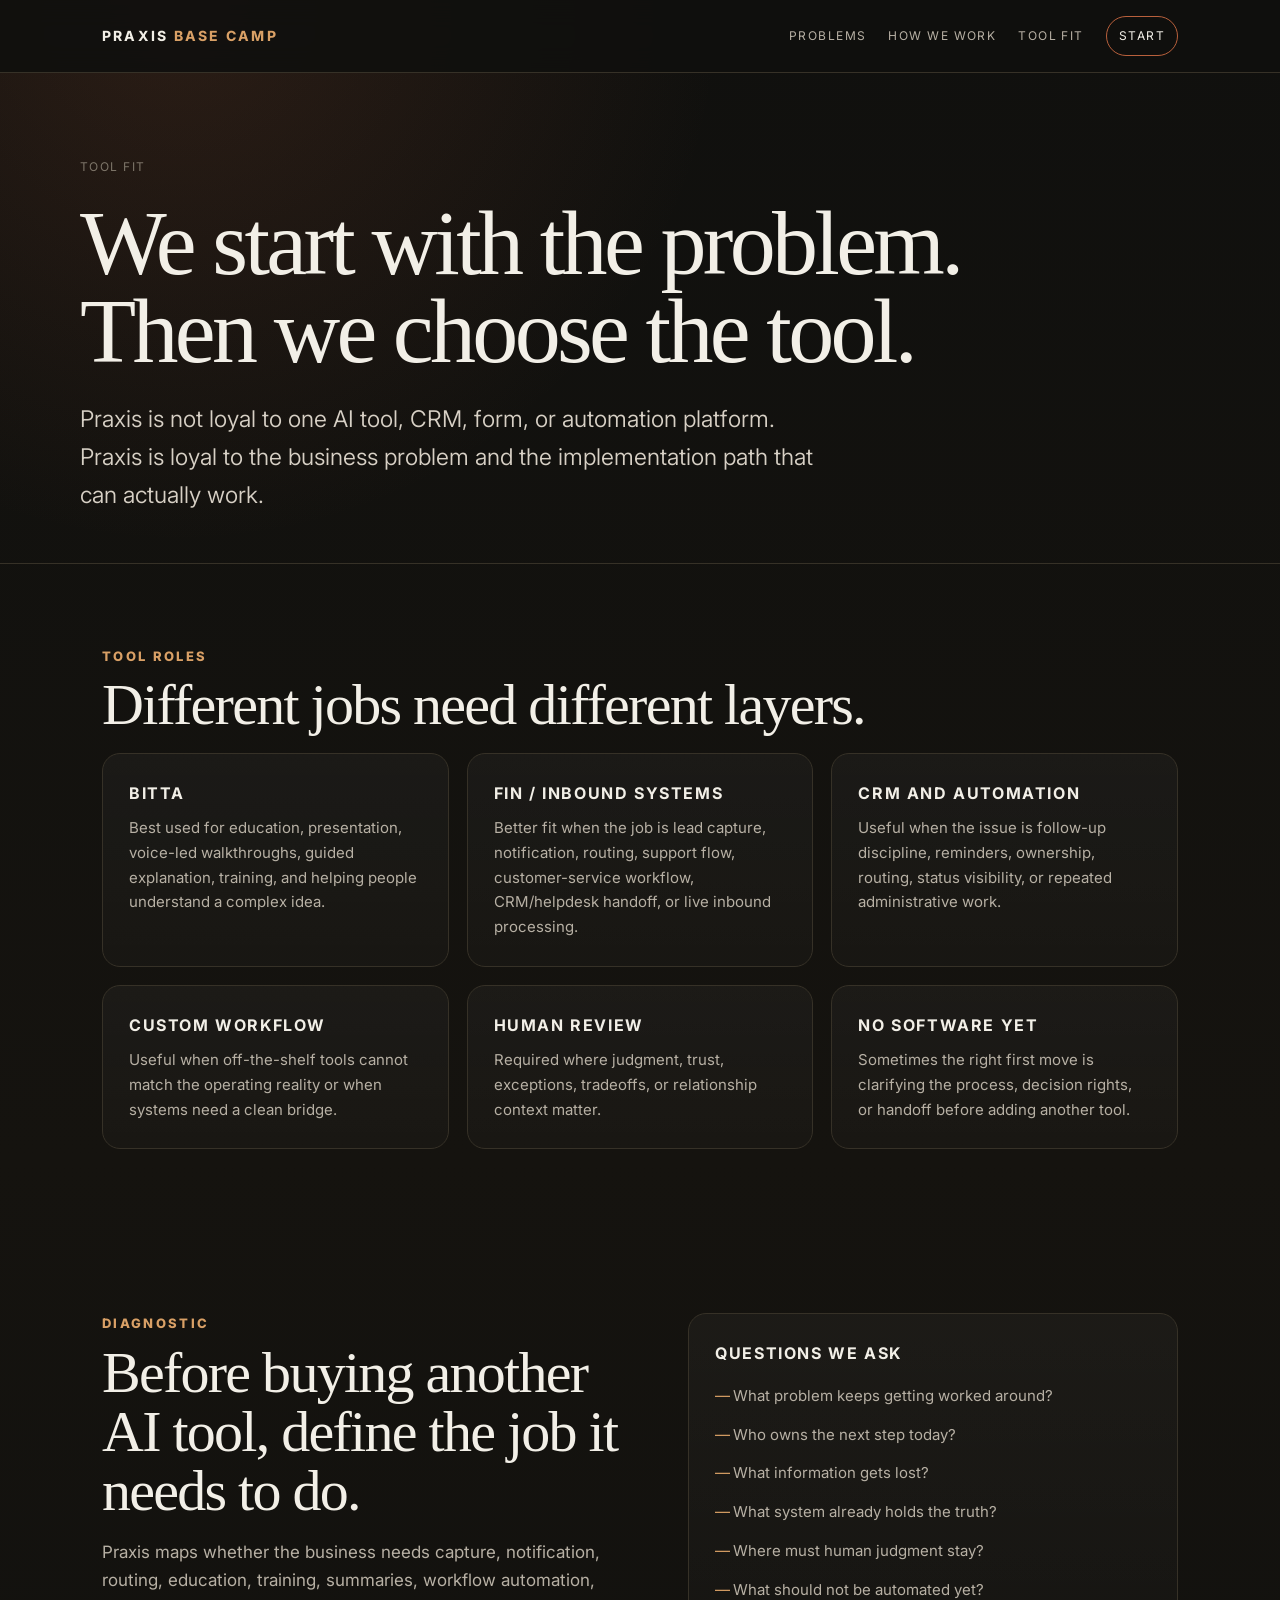
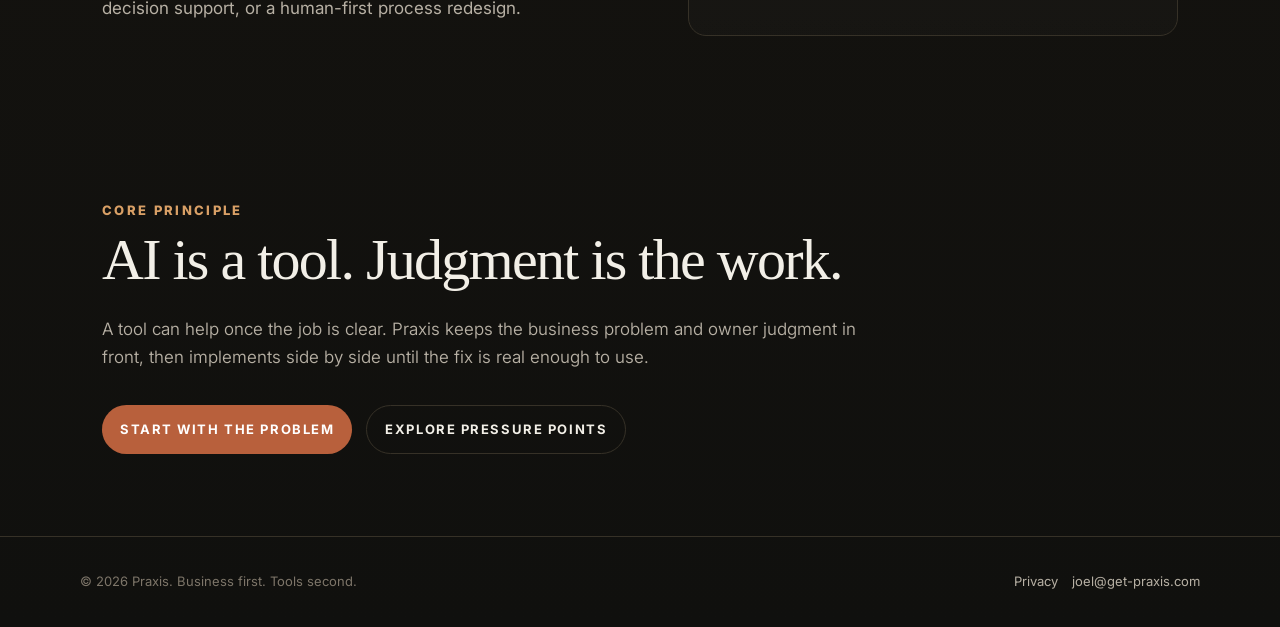
<file: tool-fit.html>
<!doctype html><html lang="en"><head><meta charset="utf-8"><meta name="viewport" content="width=device-width, initial-scale=1"><title>Tool Fit — Praxis</title><meta name="description" content="Praxis helps owner-led businesses choose the right AI, CRM, automation, inbound, education, or workflow tool after the business problem is clear."><link rel="preconnect" href="https://fonts.googleapis.com"><link rel="preconnect" href="https://fonts.gstatic.com" crossorigin><link href="https://fonts.googleapis.com/css2?family=Inter:wght@300;400;500;600;700;800&display=swap" rel="stylesheet"><link rel="stylesheet" href="/assets/site.css?v=marketing-conversion-1"><meta data-praxis-meta="true" name="robots" content="index, follow"><meta data-praxis-meta="true" name="author" content="Praxis"><link data-praxis-meta="true" rel="canonical" href="https://get-praxis.com/tool-fit.html"><meta data-praxis-meta="true" property="og:type" content="website"><meta data-praxis-meta="true" property="og:site_name" content="Praxis"><meta data-praxis-meta="true" property="og:title" content="Tool Fit — Praxis"><meta data-praxis-meta="true" property="og:description" content="Praxis helps owner-led businesses choose the right AI, CRM, automation, inbound, education, or workflow tool after the business problem is clear."><meta data-praxis-meta="true" property="og:url" content="https://get-praxis.com/tool-fit.html"><meta data-praxis-meta="true" name="twitter:card" content="summary"><meta data-praxis-meta="true" name="twitter:title" content="Tool Fit — Praxis"><meta data-praxis-meta="true" name="twitter:description" content="Praxis helps owner-led businesses choose the right AI, CRM, automation, inbound, education, or workflow tool after the business problem is clear."></head><body><div class="site"><nav class="nav"><div class="nav-inner"><a class="brand" href="/">PRAXIS <span>BASE CAMP</span></a><button class="menu" aria-label="Menu" onclick="document.querySelector('.links').classList.toggle('open')">Menu</button><div class="links"><a href="/problems.html">Problems</a><a href="/how-we-work.html">How We Work</a><a href="/tool-fit.html">Tool Fit</a><a class="nav-cta" href="/work-with-us.html#chat">Start</a></div></div></nav><main><section class="page-hero wrap"><div class="breadcrumb">Tool Fit</div><h1>We start with the problem. Then we choose the tool.</h1><p class="lead">Praxis is not loyal to one AI tool, CRM, form, or automation platform. Praxis is loyal to the business problem and the implementation path that can actually work.</p></section><div class="divider"></div><section class="section"><div class="wrap"><div class="kicker">Tool roles</div><h2>Different jobs need different layers.</h2><div class="grid three"><div class="card"><h3>Bitta</h3><p>Best used for education, presentation, voice-led walkthroughs, guided explanation, training, and helping people understand a complex idea.</p></div><div class="card"><h3>Fin / inbound systems</h3><p>Better fit when the job is lead capture, notification, routing, support flow, customer-service workflow, CRM/helpdesk handoff, or live inbound processing.</p></div><div class="card"><h3>CRM and automation</h3><p>Useful when the issue is follow-up discipline, reminders, ownership, routing, status visibility, or repeated administrative work.</p></div><div class="card"><h3>Custom workflow</h3><p>Useful when off-the-shelf tools cannot match the operating reality or when systems need a clean bridge.</p></div><div class="card"><h3>Human review</h3><p>Required where judgment, trust, exceptions, tradeoffs, or relationship context matter.</p></div><div class="card"><h3>No software yet</h3><p>Sometimes the right first move is clarifying the process, decision rights, or handoff before adding another tool.</p></div></div></div></section><section class="section alt"><div class="wrap split"><div><div class="kicker">Diagnostic</div><h2>Before buying another AI tool, define the job it needs to do.</h2><p>Praxis maps whether the business needs capture, notification, routing, education, training, summaries, workflow automation, decision support, or a human-first process redesign.</p></div><div class="card"><h3>Questions we ask</h3><ul><li>What problem keeps getting worked around?</li><li>Who owns the next step today?</li><li>What information gets lost?</li><li>What system already holds the truth?</li><li>Where must human judgment stay?</li><li>What should not be automated yet?</li></ul></div></div></section><section class="section"><div class="wrap"><div class="kicker">Core principle</div><h2>AI is a tool. Judgment is the work.</h2><p class="lead">A tool can help once the job is clear. Praxis keeps the business problem and owner judgment in front, then implements side by side until the fix is real enough to use.</p><div class="hero-actions"><a class="btn primary" href="/work-with-us.html#chat">Start with the problem</a><a class="btn secondary" href="/problems.html">Explore pressure points</a></div></div></section></main><footer class="footer"><div class="footer-inner"><div>© 2026 Praxis. Business first. Tools second.</div><div><a href="/privacy.html">Privacy</a><a href="mailto:joel@get-praxis.com">joel@get-praxis.com</a></div></div></footer></div></body></html>
</file>
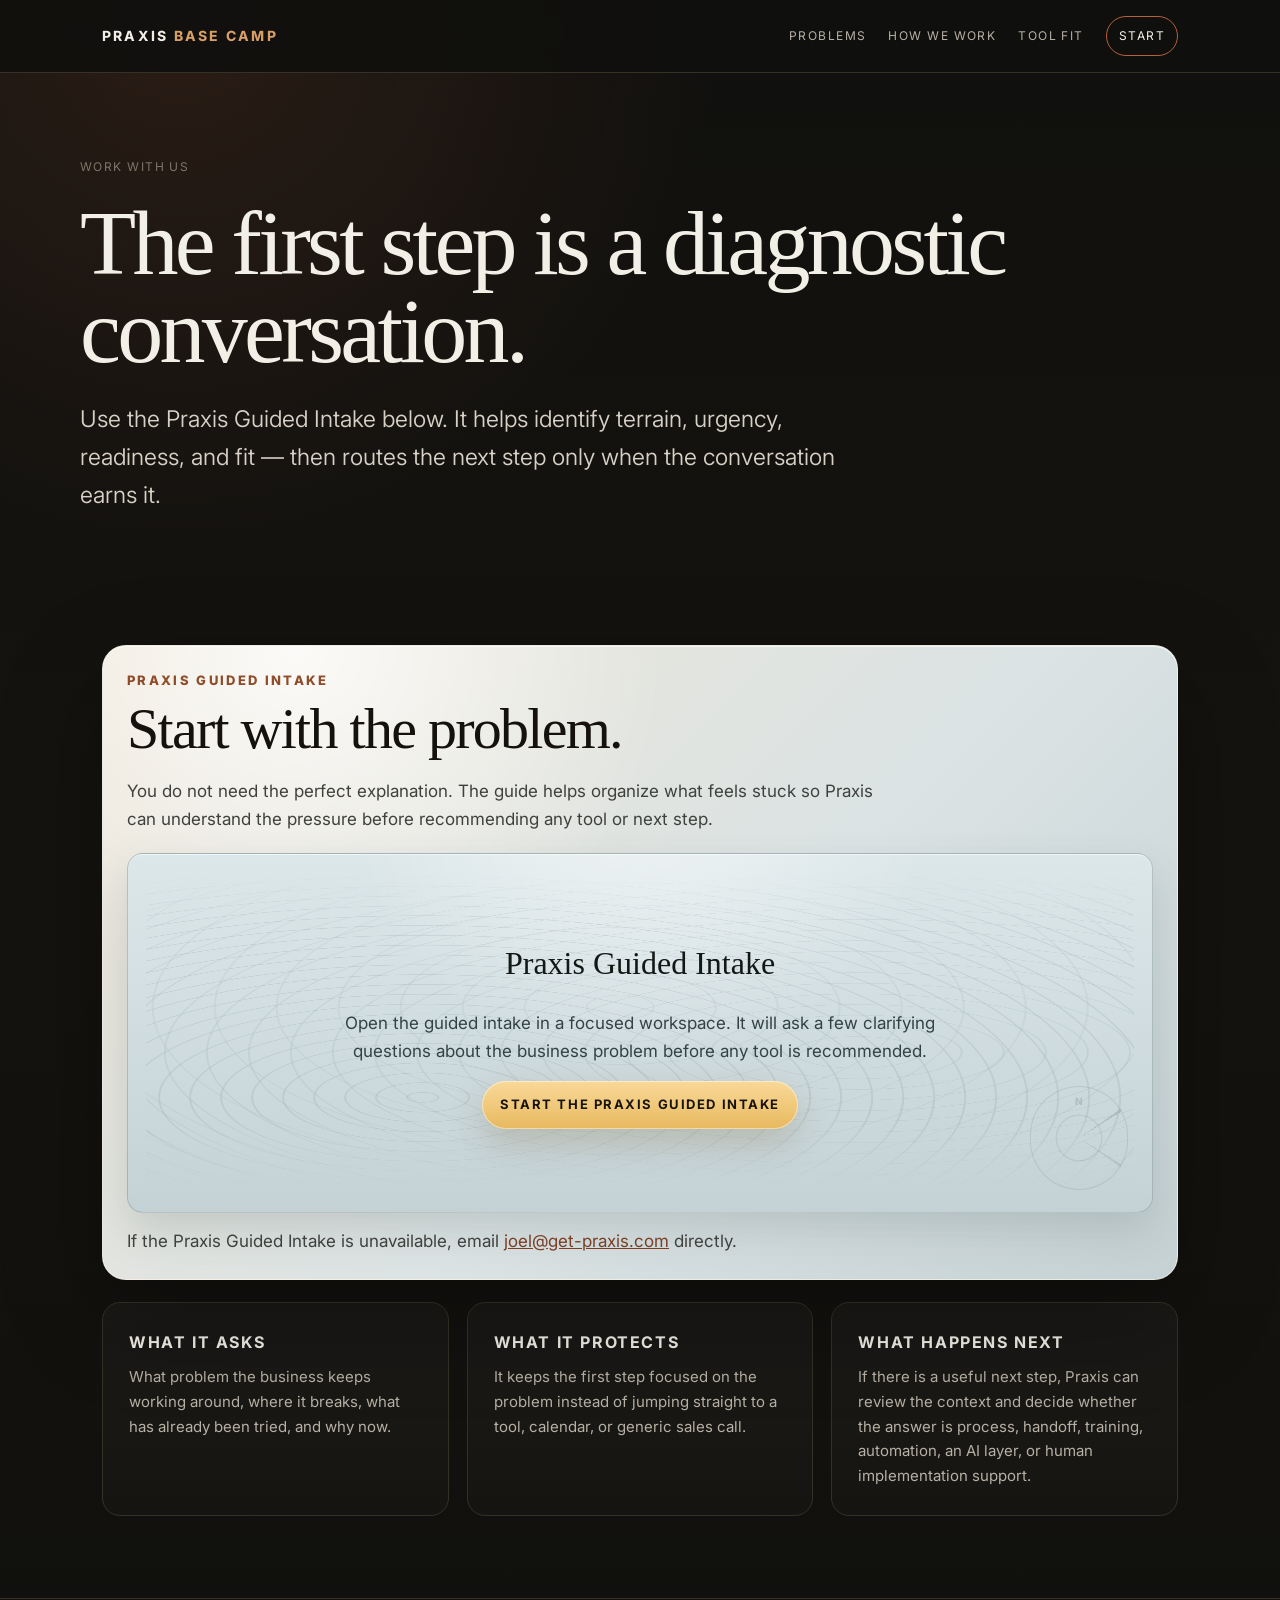
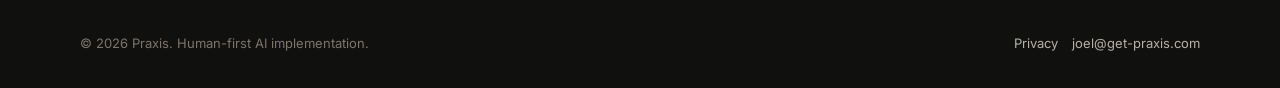
<file: work-with-us.html>
<!doctype html><html lang="en"><head><meta charset="utf-8"><meta name="viewport" content="width=device-width, initial-scale=1"><title>Work With Praxis — Start With What Feels Stuck</title><meta name="description" content="Start with what feels stuck. Praxis helps owners clarify the business problem before recommending software, automation, AI, or workflow changes."><link rel="preconnect" href="https://fonts.googleapis.com"><link rel="preconnect" href="https://fonts.gstatic.com" crossorigin><link href="https://fonts.googleapis.com/css2?family=Inter:wght@300;400;500;600;700;800&display=swap" rel="stylesheet"><link rel="stylesheet" href="/assets/site.css?v=marketing-conversion-1">
<meta data-praxis-meta="true" name="robots" content="index, follow">
<meta data-praxis-meta="true" name="author" content="Praxis">
<link data-praxis-meta="true" rel="canonical" href="https://get-praxis.com/work-with-us.html">
<meta data-praxis-meta="true" property="og:type" content="website">
<meta data-praxis-meta="true" property="og:site_name" content="Praxis">
<meta data-praxis-meta="true" property="og:title" content="Work With Praxis — Start With What Feels Stuck">
<meta data-praxis-meta="true" property="og:description" content="Start with what feels stuck. Praxis helps owners clarify the business problem before recommending software, automation, AI, or workflow changes.">
<meta data-praxis-meta="true" property="og:url" content="https://get-praxis.com/work-with-us.html">
<meta data-praxis-meta="true" name="twitter:card" content="summary">
<meta data-praxis-meta="true" name="twitter:title" content="Work With Praxis — Start With What Feels Stuck">
<meta data-praxis-meta="true" name="twitter:description" content="Start with what feels stuck. Praxis helps owners clarify the business problem before recommending software, automation, AI, or workflow changes.">
</head><body><div class="site"><nav class="nav"><div class="nav-inner"><a class="brand" href="/">PRAXIS <span>BASE CAMP</span></a><button class="menu" aria-label="Menu" onclick="document.querySelector('.links').classList.toggle('open')">Menu</button><div class="links"><a href="/problems.html">Problems</a><a href="/how-we-work.html">How We Work</a><a href="/tool-fit.html">Tool Fit</a><a class="nav-cta" href="/work-with-us.html#chat">Start</a></div></div></nav><main>
<section class="page-hero wrap"><div class="breadcrumb">Work With Us</div><h1>The first step is a diagnostic conversation.</h1><p class="lead">Use the Praxis Guided Intake below. It helps identify terrain, urgency, readiness, and fit — then routes the next step only when the conversation earns it.</p></section>
<section class="section" id="chat"><div class="wrap"><div class="rep-panel"><div class="kicker">Praxis Guided Intake</div><h2>Start with the problem.</h2><p style="margin-bottom:20px">You do not need the perfect explanation. The guide helps organize what feels stuck so Praxis can understand the pressure before recommending any tool or next step.</p><div class="rep-frame rep-direct-link" role="region" aria-label="Praxis Guided Intake"><p><strong>Praxis Guided Intake</strong></p><p>Open the guided intake in a focused workspace. It will ask a few clarifying questions about the business problem before any tool is recommended.</p><a class="btn basecamp-cta" href="https://representatives.bitta.ai/projects/198c6e21-0952-478e-b2fa-e34f8fc8d086" target="_blank" rel="noopener noreferrer">Start the Praxis Guided Intake</a></div><p class="fallback">If the Praxis Guided Intake is unavailable, email <a href="mailto:joel@get-praxis.com">joel@get-praxis.com</a> directly.</p></div><div class="grid three" style="margin-top:22px"><div class="card"><h3>What it asks</h3><p>What problem the business keeps working around, where it breaks, what has already been tried, and why now.</p></div><div class="card"><h3>What it protects</h3><p>It keeps the first step focused on the problem instead of jumping straight to a tool, calendar, or generic sales call.</p></div><div class="card"><h3>What happens next</h3><p>If there is a useful next step, Praxis can review the context and decide whether the answer is process, handoff, training, automation, an AI layer, or human implementation support.</p></div></div></div></section>
</main><footer class="footer"><div class="footer-inner"><div>© 2026 Praxis. Human-first AI implementation.</div><div><a href="/privacy.html">Privacy</a><a href="mailto:joel@get-praxis.com">joel@get-praxis.com</a></div></div></footer></div><script>
(function protectChatEmbedScroll(){
  const frame = document.querySelector('.rep-frame');
  if (!frame) return;

  const getBottomY = () => Math.max(0, document.documentElement.scrollHeight - window.innerHeight - 24);
  const isFramePartlyVisible = () => {
    const rect = frame.getBoundingClientRect();
    return rect.top < window.innerHeight && rect.bottom > 0;
  };

  let lastStableY = window.scrollY;
  let guardUntil = 0;
  let restoring = false;

  const markChatActivity = () => {
    if (window.scrollY < getBottomY()) lastStableY = window.scrollY;
    guardUntil = Date.now() + 3500;
  };

  frame.addEventListener('load', markChatActivity);
  frame.addEventListener('focus', markChatActivity);
  frame.addEventListener('pointerdown', markChatActivity);
  frame.addEventListener('touchstart', markChatActivity, { passive: true });

  window.addEventListener('message', (event) => {
    try {
      if (new URL(frame.src).origin === event.origin) markChatActivity();
    } catch (_) {}
  });

  window.addEventListener('scroll', () => {
    if (restoring) return;

    const y = window.scrollY;
    const bottomY = getBottomY();
    const looksLikeEmbedSnap = Date.now() < guardUntil && isFramePartlyVisible() && y >= bottomY && Math.abs(y - lastStableY) > 140;

    if (looksLikeEmbedSnap) {
      restoring = true;
      window.scrollTo({ top: lastStableY, behavior: 'auto' });
      requestAnimationFrame(() => { restoring = false; });
      return;
    }

    if (y < bottomY) lastStableY = y;
  }, { passive: true });
})();
</script></body></html>
</file>
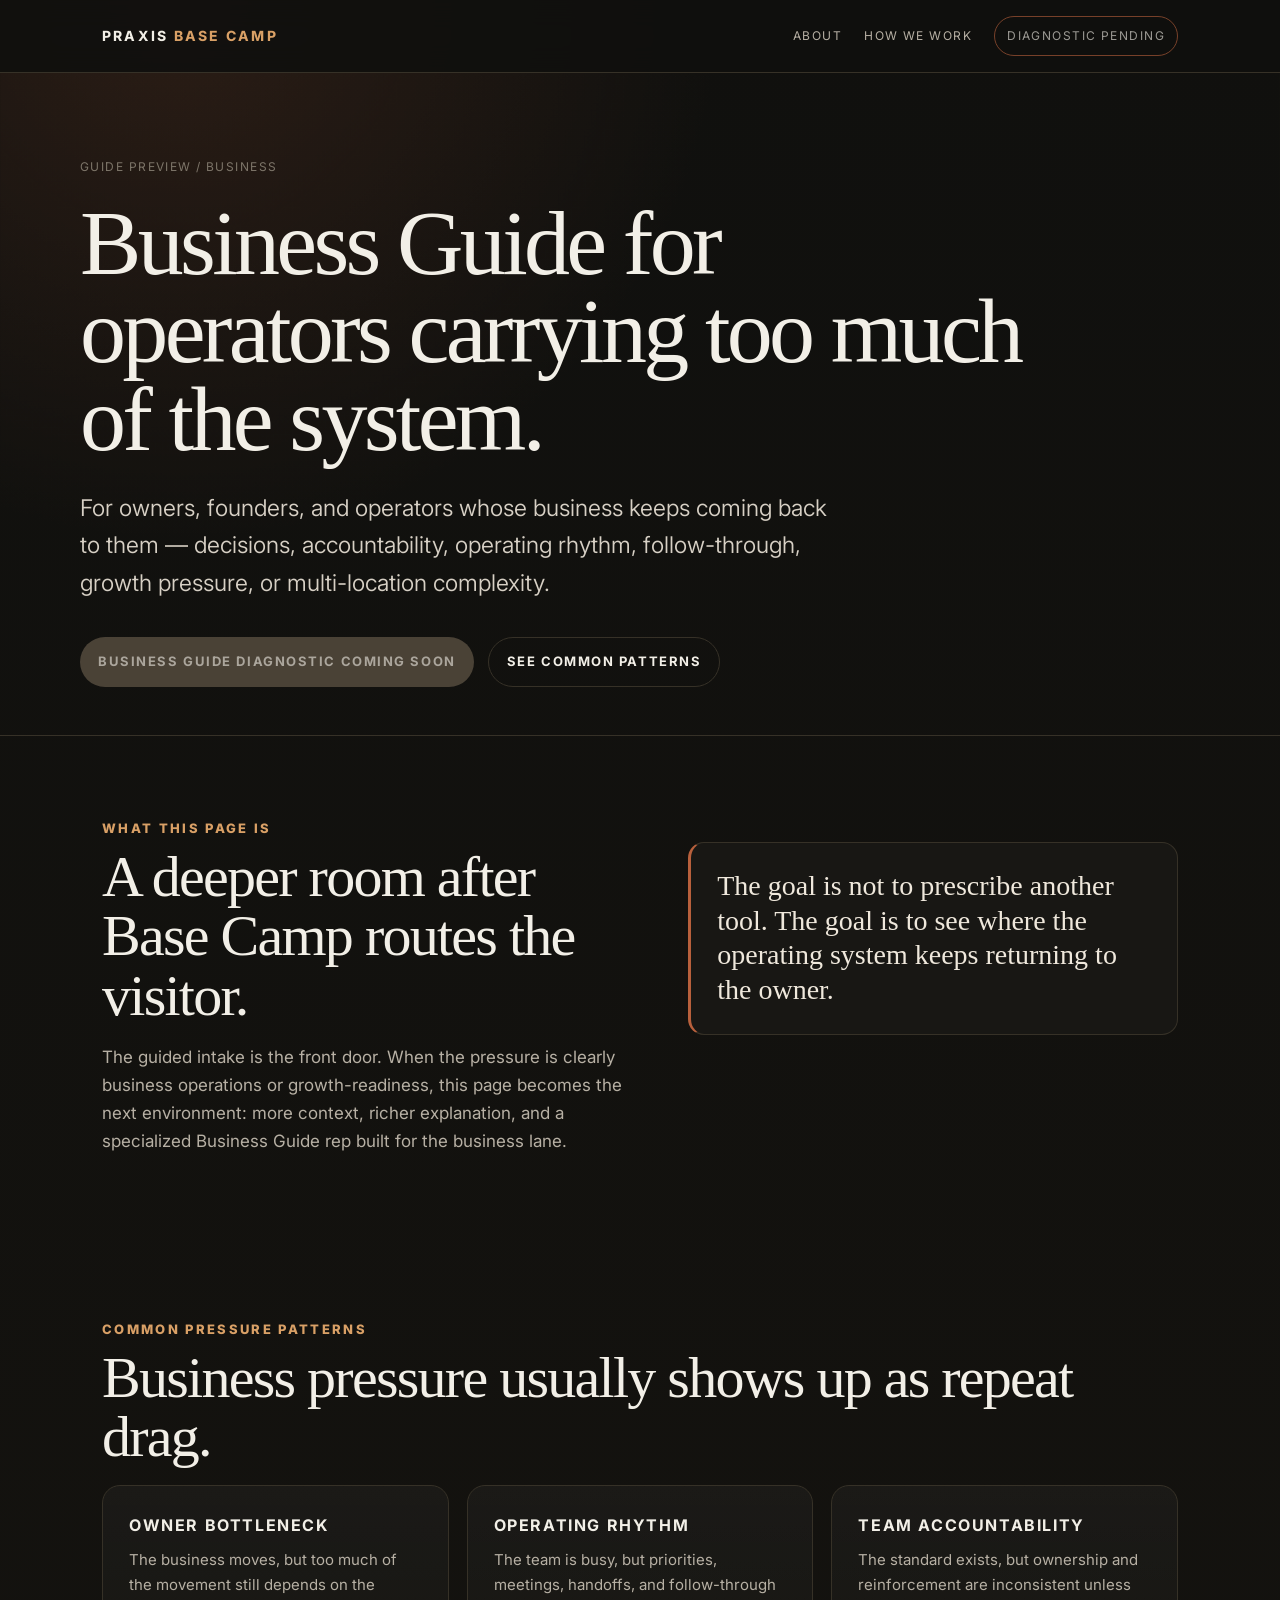
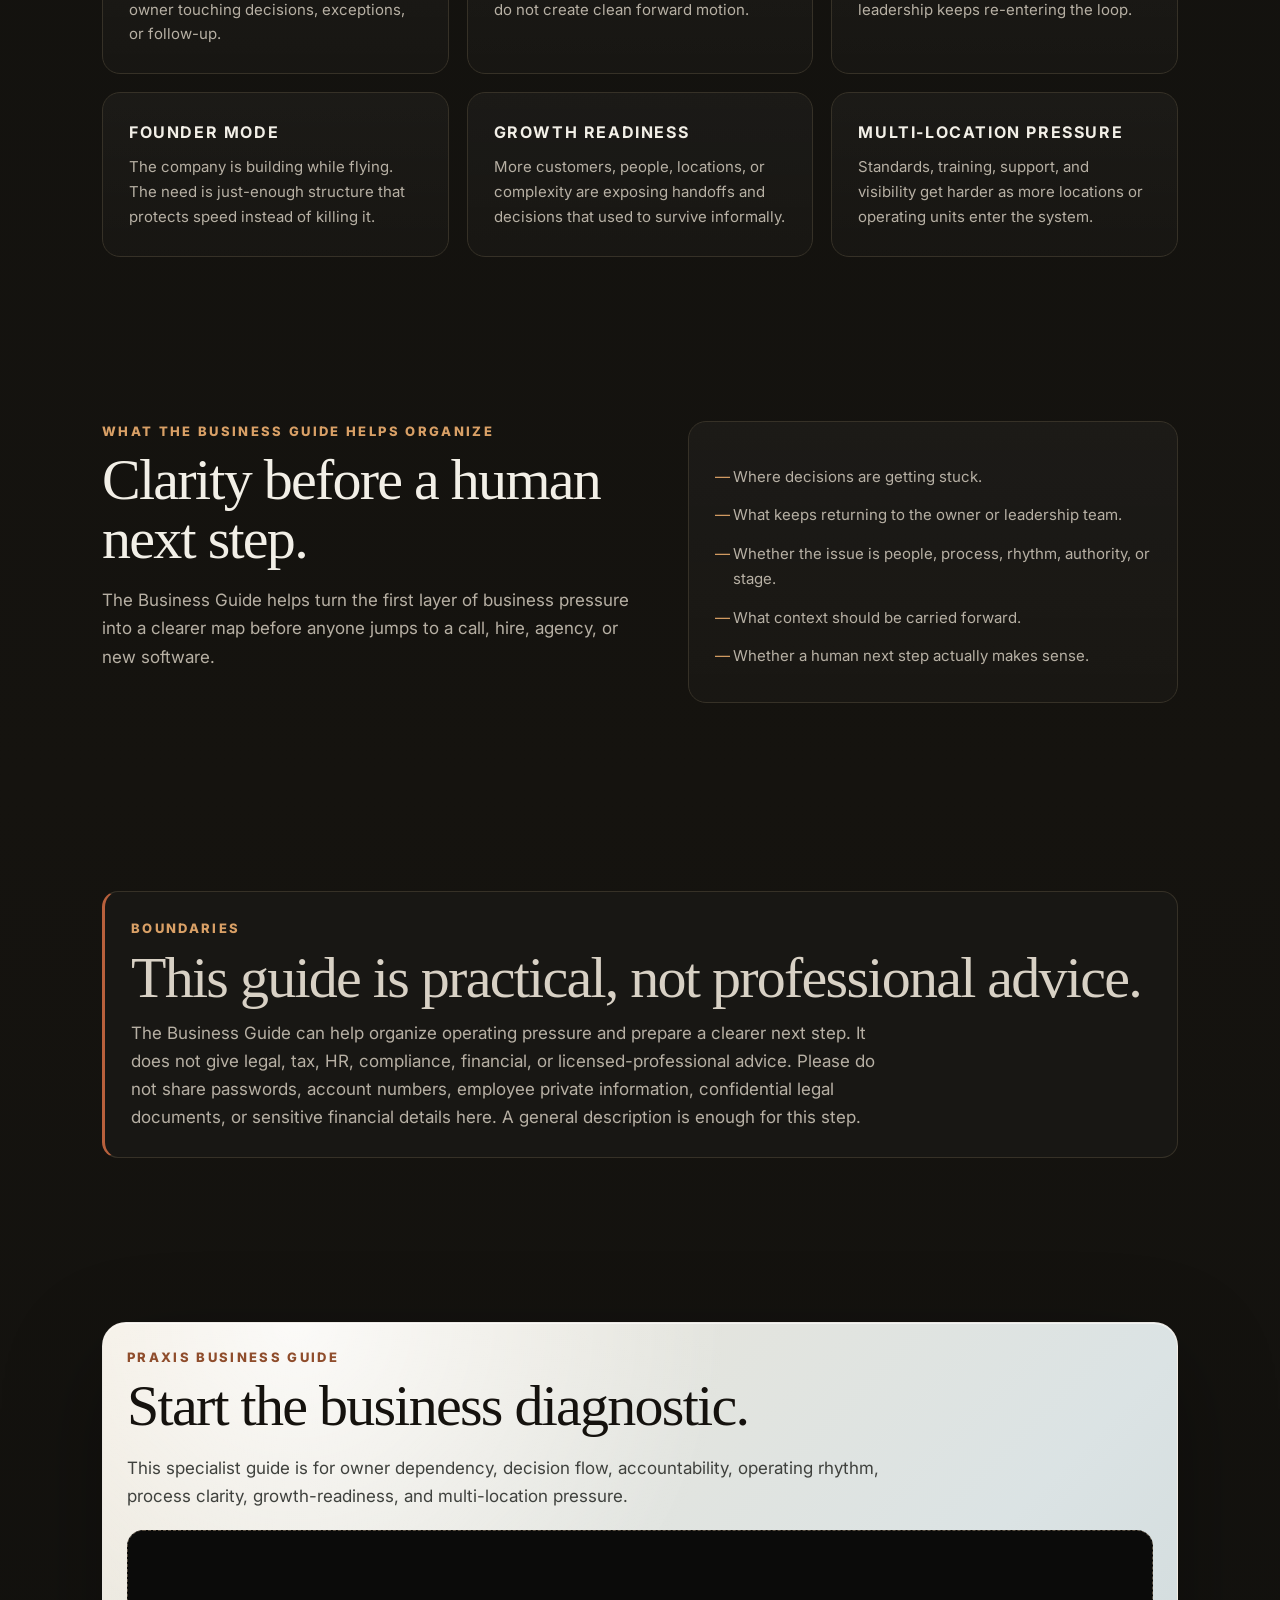
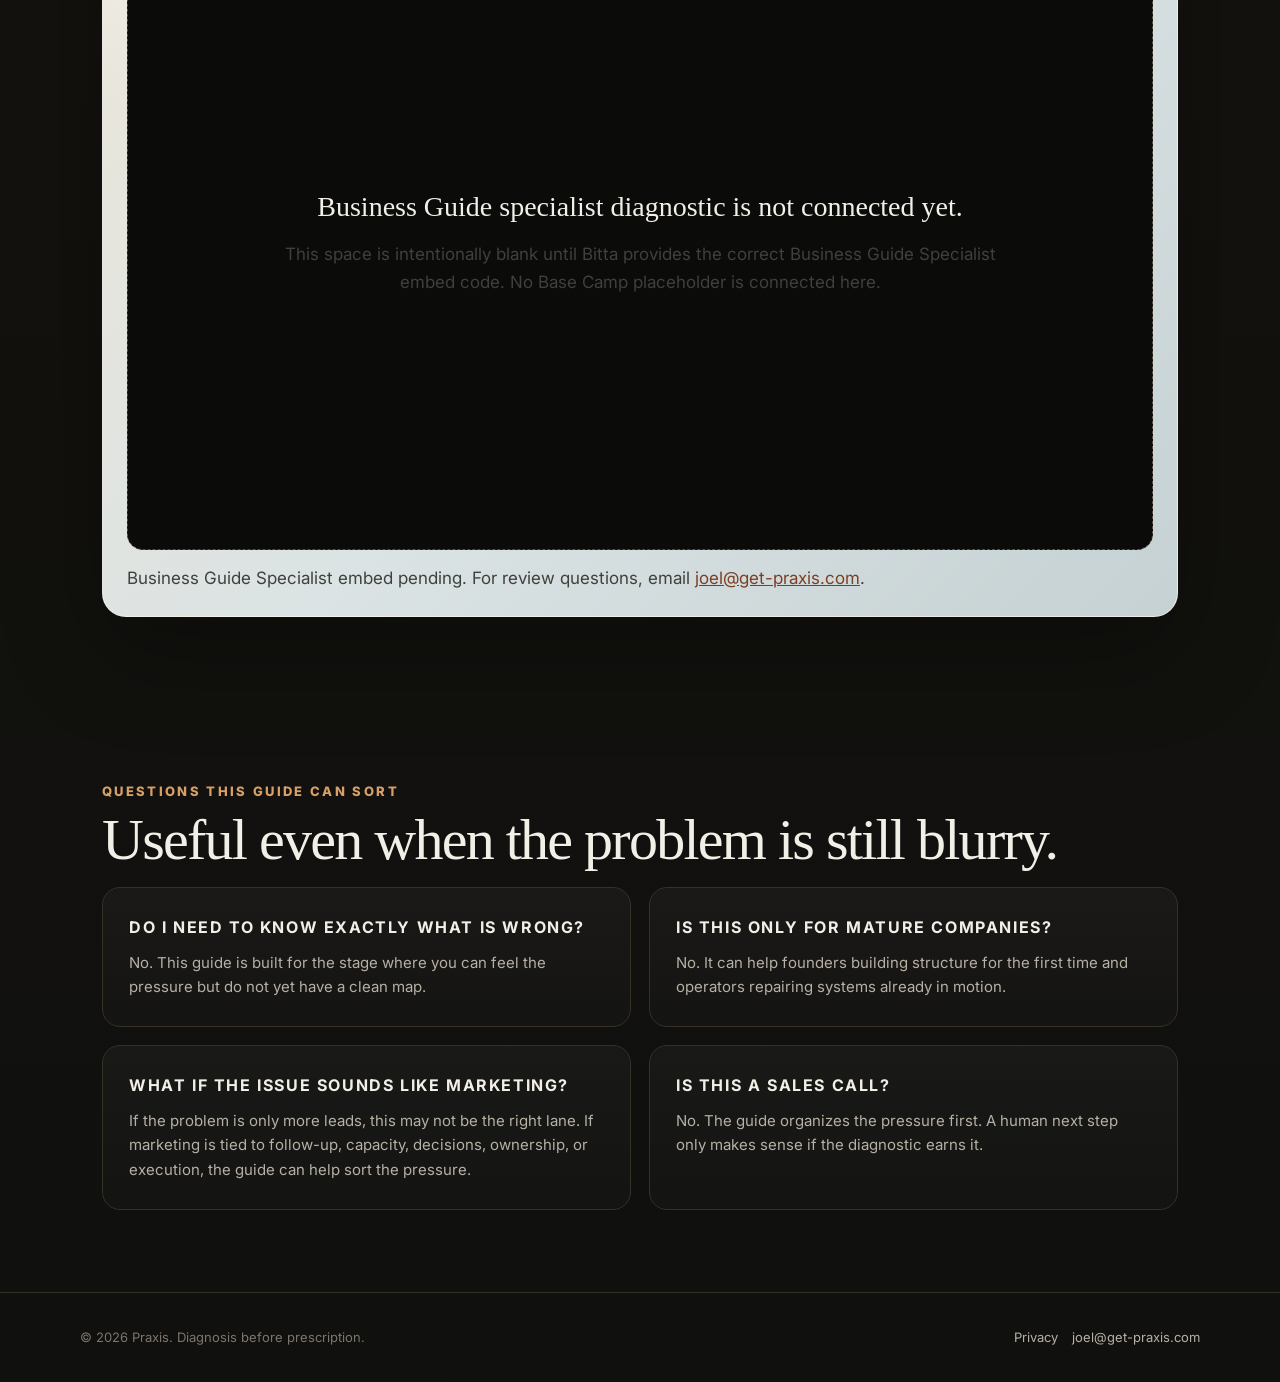
<file: guides/business.html>
<!doctype html>
<html lang="en">
<head>
  <meta charset="utf-8">
  <meta name="viewport" content="width=device-width, initial-scale=1">
  <meta name="robots" content="noindex, nofollow">
  <title>Business Guide — Owner Bottlenecks, Accountability, Growth Readiness</title>
  <meta name="description" content="A Praxis diagnostic guide for owners, founders, and operators working through owner dependency, accountability, operating rhythm, and growth-readiness pressure.">
  <link rel="preconnect" href="https://fonts.googleapis.com">
  <link rel="preconnect" href="https://fonts.gstatic.com" crossorigin>
  <link href="https://fonts.googleapis.com/css2?family=Inter:wght@300;400;500;600;700;800&display=swap" rel="stylesheet">
  <link rel="stylesheet" href="/assets/site.css">

<meta data-praxis-meta="true" name="robots" content="index, follow">
<meta data-praxis-meta="true" name="author" content="Praxis">
<link data-praxis-meta="true" rel="canonical" href="https://get-praxis.com/guides/business.html">
<meta data-praxis-meta="true" property="og:type" content="website">
<meta data-praxis-meta="true" property="og:site_name" content="Praxis">
<meta data-praxis-meta="true" property="og:title" content="Business Guide — Owner Bottlenecks, Accountability, Growth Readiness">
<meta data-praxis-meta="true" property="og:description" content="A Praxis diagnostic guide for owners, founders, and operators working through owner dependency, accountability, operating rhythm, and growth-readiness pressure.">
<meta data-praxis-meta="true" property="og:url" content="https://get-praxis.com/guides/business.html">
<meta data-praxis-meta="true" name="twitter:card" content="summary">
<meta data-praxis-meta="true" name="twitter:title" content="Business Guide — Owner Bottlenecks, Accountability, Growth Readiness">
<meta data-praxis-meta="true" name="twitter:description" content="A Praxis diagnostic guide for owners, founders, and operators working through owner dependency, accountability, operating rhythm, and growth-readiness pressure.">
</head>
<body>
  <div class="site">
    <nav class="nav">
      <div class="nav-inner">
        <a class="brand" href="/">PRAXIS <span>BASE CAMP</span></a>
        <button class="menu" aria-label="Menu" onclick="document.querySelector(.links).classList.toggle(open)">Menu</button>
        <div class="links">
          <a href="/about.html">About</a>
          <a href="/how-we-work.html">How We Work</a>
          <span class="nav-cta disabled-link" aria-disabled="true">Diagnostic pending</span>
        </div>
      </div>
    </nav>

    <main>
      <section class="page-hero wrap">
        <div class="breadcrumb">Guide Preview / Business</div>
        <h1>Business Guide for operators carrying too much of the system.</h1>
        <p class="lead">For owners, founders, and operators whose business keeps coming back to them — decisions, accountability, operating rhythm, follow-through, growth pressure, or multi-location complexity.</p>
        <div class="hero-actions">
          <span class="btn primary disabled" aria-disabled="true">Business Guide diagnostic coming soon</span>
          <a class="btn secondary" href="#patterns">See common patterns</a>
        </div>
      </section>

      <div class="divider"></div>

      <section class="section">
        <div class="wrap split">
          <div>
            <div class="kicker">What this page is</div>
            <h2>A deeper room after Base Camp routes the visitor.</h2>
            <p>The guided intake is the front door. When the pressure is clearly business operations or growth-readiness, this page becomes the next environment: more context, richer explanation, and a specialized Business Guide rep built for the business lane.</p>
          </div>
          <div class="callout">
            <div class="quote">The goal is not to prescribe another tool. The goal is to see where the operating system keeps returning to the owner.</div>
          </div>
        </div>
      </section>

      <section class="section" id="patterns">
        <div class="wrap">
          <div class="kicker">Common pressure patterns</div>
          <h2>Business pressure usually shows up as repeat drag.</h2>
          <div class="grid three">
            <div class="card">
              <h3>Owner Bottleneck</h3>
              <p>The business moves, but too much of the movement still depends on the owner touching decisions, exceptions, or follow-up.</p>
            </div>
            <div class="card">
              <h3>Operating Rhythm</h3>
              <p>The team is busy, but priorities, meetings, handoffs, and follow-through do not create clean forward motion.</p>
            </div>
            <div class="card">
              <h3>Team Accountability</h3>
              <p>The standard exists, but ownership and reinforcement are inconsistent unless leadership keeps re-entering the loop.</p>
            </div>
            <div class="card">
              <h3>Founder Mode</h3>
              <p>The company is building while flying. The need is just-enough structure that protects speed instead of killing it.</p>
            </div>
            <div class="card">
              <h3>Growth Readiness</h3>
              <p>More customers, people, locations, or complexity are exposing handoffs and decisions that used to survive informally.</p>
            </div>
            <div class="card">
              <h3>Multi-Location Pressure</h3>
              <p>Standards, training, support, and visibility get harder as more locations or operating units enter the system.</p>
            </div>
          </div>
        </div>
      </section>

      <section class="section">
        <div class="wrap split">
          <div>
            <div class="kicker">What the Business Guide helps organize</div>
            <h2>Clarity before a human next step.</h2>
            <p>The Business Guide helps turn the first layer of business pressure into a clearer map before anyone jumps to a call, hire, agency, or new software.</p>
          </div>
          <div class="card">
            <ul>
              <li>Where decisions are getting stuck.</li>
              <li>What keeps returning to the owner or leadership team.</li>
              <li>Whether the issue is people, process, rhythm, authority, or stage.</li>
              <li>What context should be carried forward.</li>
              <li>Whether a human next step actually makes sense.</li>
            </ul>
          </div>
        </div>
      </section>

      <section class="section">
        <div class="wrap">
          <div class="callout">
            <div class="kicker">Boundaries</div>
            <h2 style="margin-bottom:12px">This guide is practical, not professional advice.</h2>
            <p>The Business Guide can help organize operating pressure and prepare a clearer next step. It does not give legal, tax, HR, compliance, financial, or licensed-professional advice. Please do not share passwords, account numbers, employee private information, confidential legal documents, or sensitive financial details here. A general description is enough for this step.</p>
          </div>
        </div>
      </section>

      <section class="section" id="business-guide">
        <div class="wrap">
          <div class="rep-panel">
            <div class="kicker">Praxis Business Guide</div>
            <h2>Start the business diagnostic.</h2>
            <p style="margin-bottom:20px">This specialist guide is for owner dependency, decision flow, accountability, operating rhythm, process clarity, growth-readiness, and multi-location pressure.</p>
            <div class="rep-placeholder blank-state" aria-label="Business Guide specialist diagnostic not yet connected">
              <div>
                <strong>Business Guide specialist diagnostic is not connected yet.</strong>
                <p>This space is intentionally blank until Bitta provides the correct Business Guide Specialist embed code. No Base Camp placeholder is connected here.</p>
              </div>
            </div>
            <p class="fallback">Business Guide Specialist embed pending. For review questions, email <a href="mailto:joel@get-praxis.com">joel@get-praxis.com</a>.</p>
          </div>
        </div>
      </section>

      <section class="section">
        <div class="wrap">
          <div class="kicker">Questions this guide can sort</div>
          <h2>Useful even when the problem is still blurry.</h2>
          <div class="grid two">
            <div class="card">
              <h3>Do I need to know exactly what is wrong?</h3>
              <p>No. This guide is built for the stage where you can feel the pressure but do not yet have a clean map.</p>
            </div>
            <div class="card">
              <h3>Is this only for mature companies?</h3>
              <p>No. It can help founders building structure for the first time and operators repairing systems already in motion.</p>
            </div>
            <div class="card">
              <h3>What if the issue sounds like marketing?</h3>
              <p>If the problem is only more leads, this may not be the right lane. If marketing is tied to follow-up, capacity, decisions, ownership, or execution, the guide can help sort the pressure.</p>
            </div>
            <div class="card">
              <h3>Is this a sales call?</h3>
              <p>No. The guide organizes the pressure first. A human next step only makes sense if the diagnostic earns it.</p>
            </div>
          </div>
        </div>
      </section>
    </main>

    <footer class="footer">
      <div class="footer-inner">
        <div>© 2026 Praxis. Diagnosis before prescription.</div>
        <div><a href="/privacy.html">Privacy</a><a href="mailto:joel@get-praxis.com">joel@get-praxis.com</a></div>
      </div>
    </footer>
  </div>
</body>
</html>
</file>
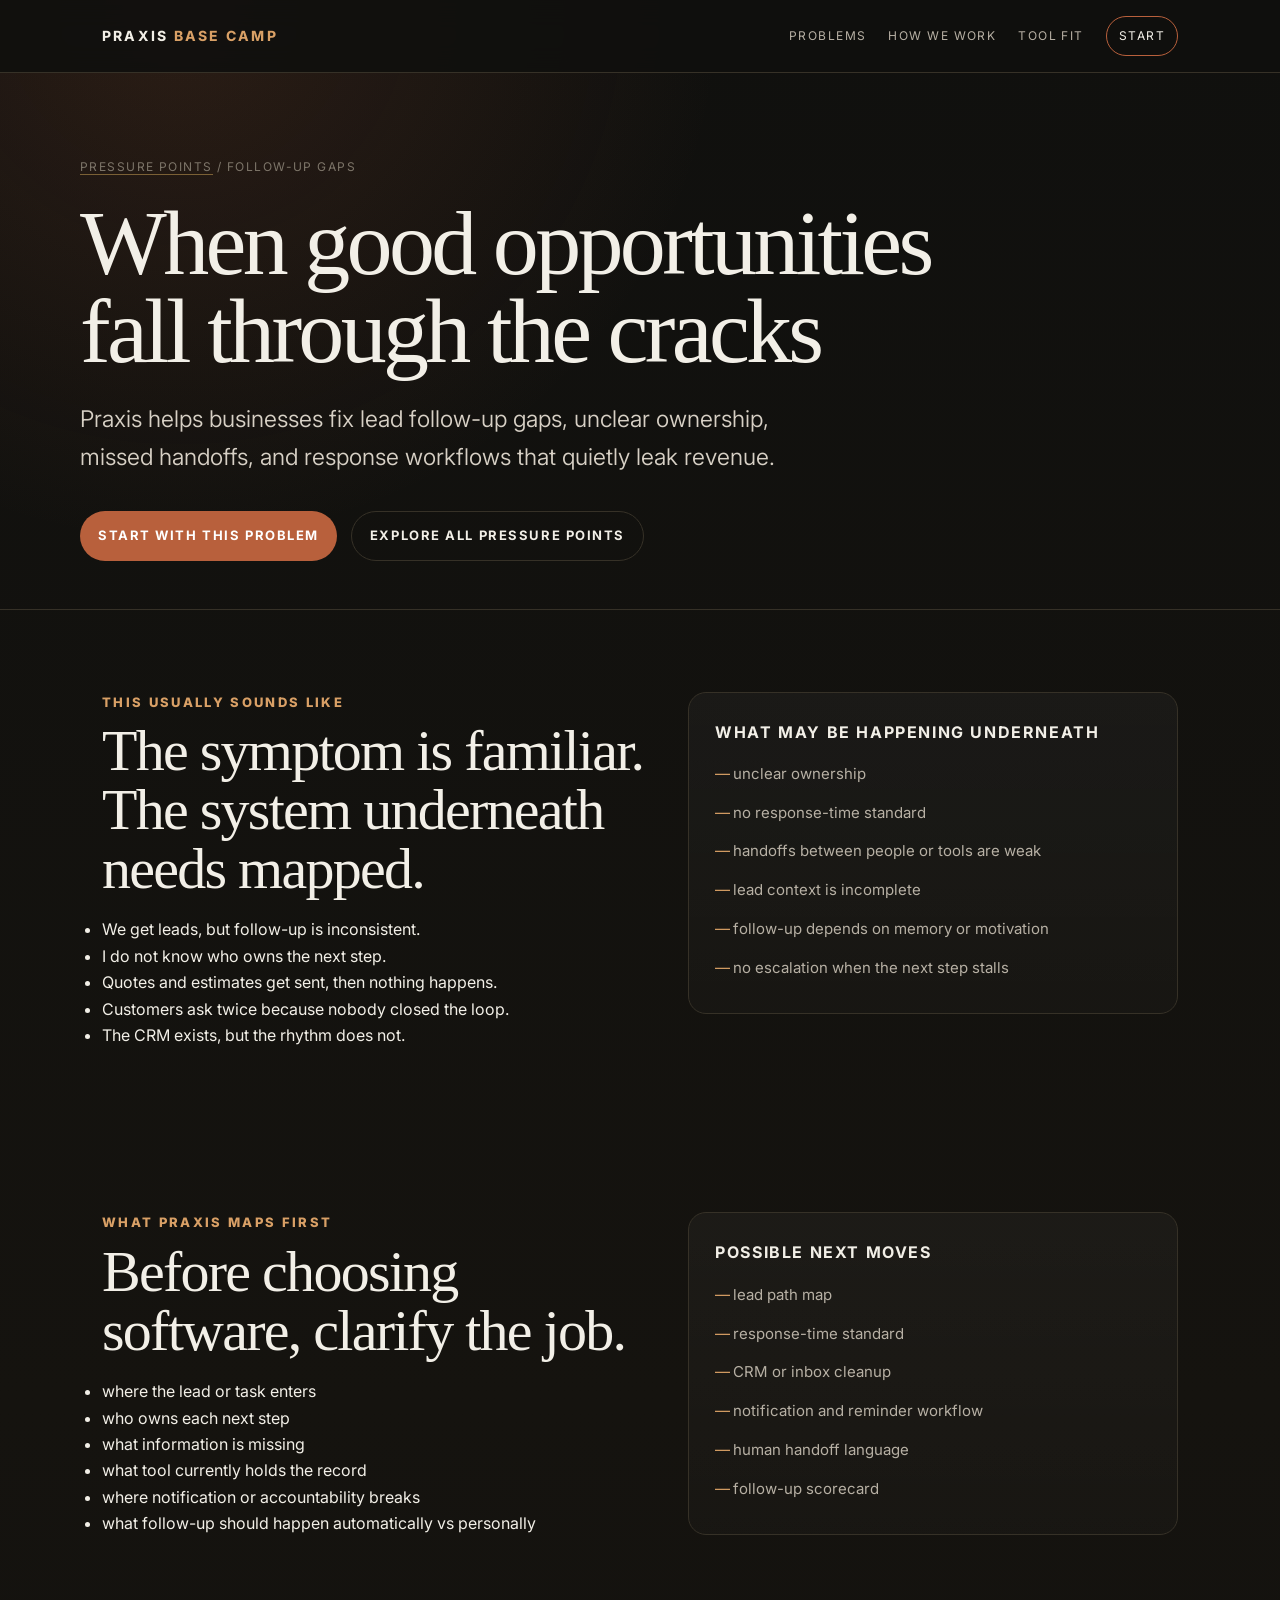
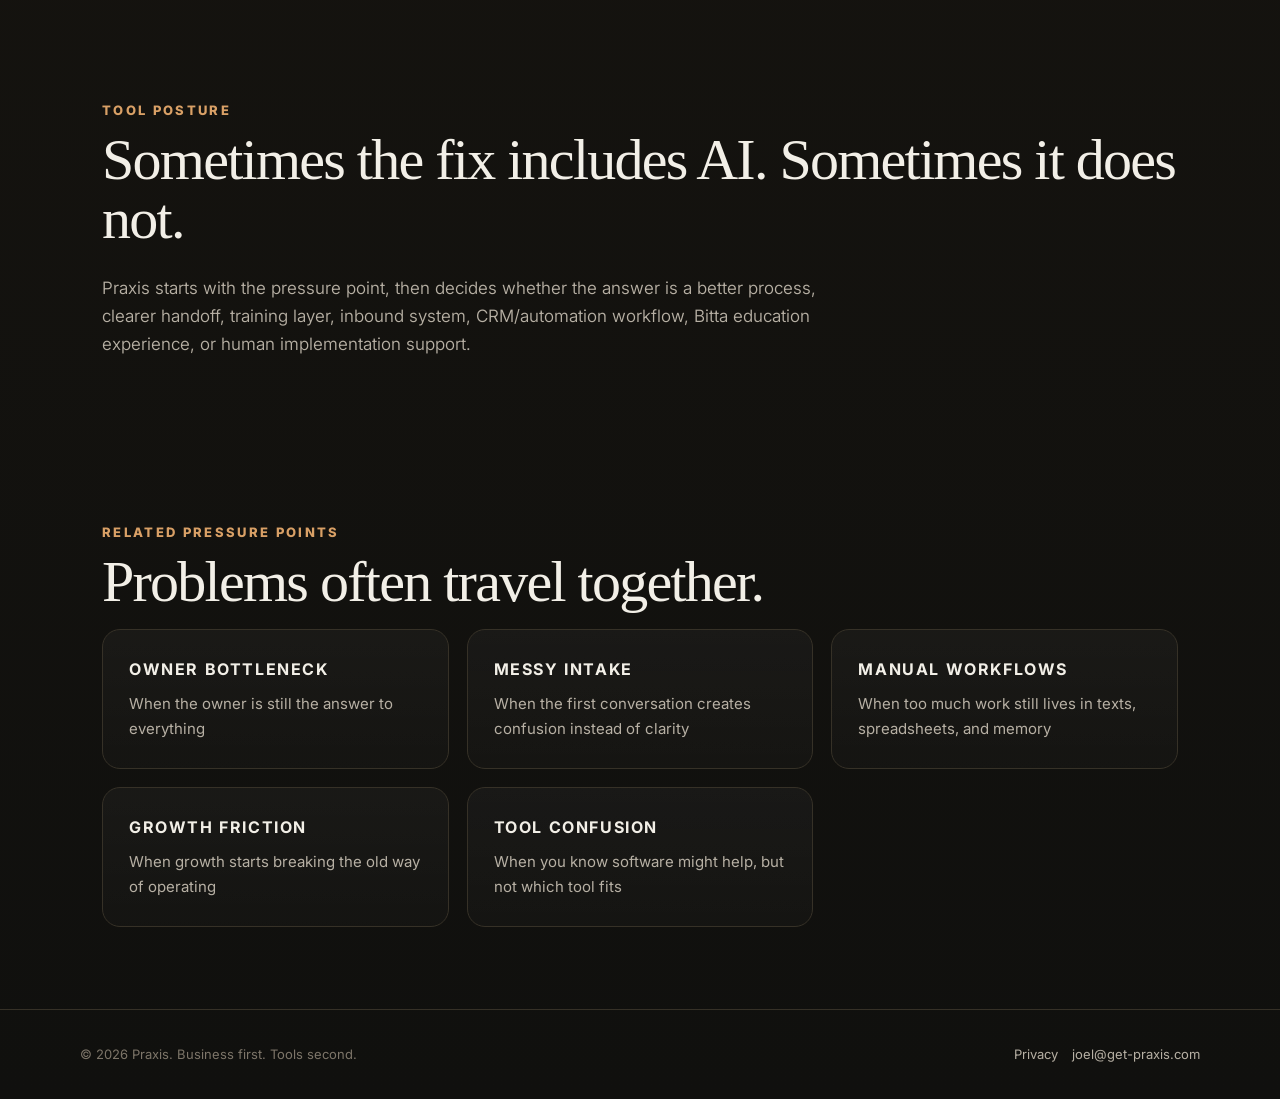
<file: problems/follow-up-gaps.html>
<!doctype html><html lang="en"><head><meta charset="utf-8"><meta name="viewport" content="width=device-width, initial-scale=1"><title>Follow-Up Gaps — Praxis</title><meta name="description" content="Praxis helps businesses fix lead follow-up gaps, unclear ownership, missed handoffs, and response workflows that quietly leak revenue."><link rel="preconnect" href="https://fonts.googleapis.com"><link rel="preconnect" href="https://fonts.gstatic.com" crossorigin><link href="https://fonts.googleapis.com/css2?family=Inter:wght@300;400;500;600;700;800&display=swap" rel="stylesheet"><link rel="stylesheet" href="/assets/site.css?v=marketing-conversion-1"><meta data-praxis-meta="true" name="robots" content="index, follow"><meta data-praxis-meta="true" name="author" content="Praxis"><link data-praxis-meta="true" rel="canonical" href="https://get-praxis.com/problems/follow-up-gaps.html"><meta data-praxis-meta="true" property="og:type" content="website"><meta data-praxis-meta="true" property="og:site_name" content="Praxis"><meta data-praxis-meta="true" property="og:title" content="Follow-Up Gaps — Praxis"><meta data-praxis-meta="true" property="og:description" content="Praxis helps businesses fix lead follow-up gaps, unclear ownership, missed handoffs, and response workflows that quietly leak revenue."><meta data-praxis-meta="true" property="og:url" content="https://get-praxis.com/problems/follow-up-gaps.html"><meta data-praxis-meta="true" name="twitter:card" content="summary"><meta data-praxis-meta="true" name="twitter:title" content="Follow-Up Gaps — Praxis"><meta data-praxis-meta="true" name="twitter:description" content="Praxis helps businesses fix lead follow-up gaps, unclear ownership, missed handoffs, and response workflows that quietly leak revenue."></head><body><div class="site"><nav class="nav"><div class="nav-inner"><a class="brand" href="/">PRAXIS <span>BASE CAMP</span></a><button class="menu" aria-label="Menu" onclick="document.querySelector('.links').classList.toggle('open')">Menu</button><div class="links"><a href="/problems.html">Problems</a><a href="/how-we-work.html">How We Work</a><a href="/tool-fit.html">Tool Fit</a><a class="nav-cta" href="/work-with-us.html#chat">Start</a></div></div></nav><main><section class="page-hero wrap"><div class="breadcrumb"><a href="/problems.html">Pressure Points</a> / Follow-Up Gaps</div><h1>When good opportunities fall through the cracks</h1><p class="lead">Praxis helps businesses fix lead follow-up gaps, unclear ownership, missed handoffs, and response workflows that quietly leak revenue.</p><div class="hero-actions"><a class="btn primary" href="/work-with-us.html#chat">Start with this problem</a><a class="btn secondary" href="/problems.html">Explore all pressure points</a></div></section><div class="divider"></div><section class="section"><div class="wrap split"><div><div class="kicker">This usually sounds like</div><h2>The symptom is familiar. The system underneath needs mapped.</h2><ul><li>We get leads, but follow-up is inconsistent.</li><li>I do not know who owns the next step.</li><li>Quotes and estimates get sent, then nothing happens.</li><li>Customers ask twice because nobody closed the loop.</li><li>The CRM exists, but the rhythm does not.</li></ul></div><div class="card"><h3>What may be happening underneath</h3><ul><li>unclear ownership</li><li>no response-time standard</li><li>handoffs between people or tools are weak</li><li>lead context is incomplete</li><li>follow-up depends on memory or motivation</li><li>no escalation when the next step stalls</li></ul></div></div></section><section class="section alt"><div class="wrap split"><div><div class="kicker">What Praxis maps first</div><h2>Before choosing software, clarify the job.</h2><ul><li>where the lead or task enters</li><li>who owns each next step</li><li>what information is missing</li><li>what tool currently holds the record</li><li>where notification or accountability breaks</li><li>what follow-up should happen automatically vs personally</li></ul></div><div class="card"><h3>Possible next moves</h3><ul><li>lead path map</li><li>response-time standard</li><li>CRM or inbox cleanup</li><li>notification and reminder workflow</li><li>human handoff language</li><li>follow-up scorecard</li></ul></div></div></section><section class="section"><div class="wrap"><div class="kicker">Tool posture</div><h2>Sometimes the fix includes AI. Sometimes it does not.</h2><p class="lead">Praxis starts with the pressure point, then decides whether the answer is a better process, clearer handoff, training layer, inbound system, CRM/automation workflow, Bitta education experience, or human implementation support.</p></div></section><section class="section alt"><div class="wrap"><div class="kicker">Related pressure points</div><h2>Problems often travel together.</h2><div class="grid three problem-grid"><a class="card problem-card" href="/problems/owner-bottleneck.html"><h3>Owner Bottleneck</h3><p>When the owner is still the answer to everything</p></a><a class="card problem-card" href="/problems/messy-intake.html"><h3>Messy Intake</h3><p>When the first conversation creates confusion instead of clarity</p></a><a class="card problem-card" href="/problems/manual-workflows.html"><h3>Manual Workflows</h3><p>When too much work still lives in texts, spreadsheets, and memory</p></a><a class="card problem-card" href="/problems/growth-friction.html"><h3>Growth Friction</h3><p>When growth starts breaking the old way of operating</p></a><a class="card problem-card" href="/problems/tool-confusion.html"><h3>Tool Confusion</h3><p>When you know software might help, but not which tool fits</p></a></div></div></section></main><footer class="footer"><div class="footer-inner"><div>© 2026 Praxis. Business first. Tools second.</div><div><a href="/privacy.html">Privacy</a><a href="mailto:joel@get-praxis.com">joel@get-praxis.com</a></div></div></footer></div></body></html>
</file>
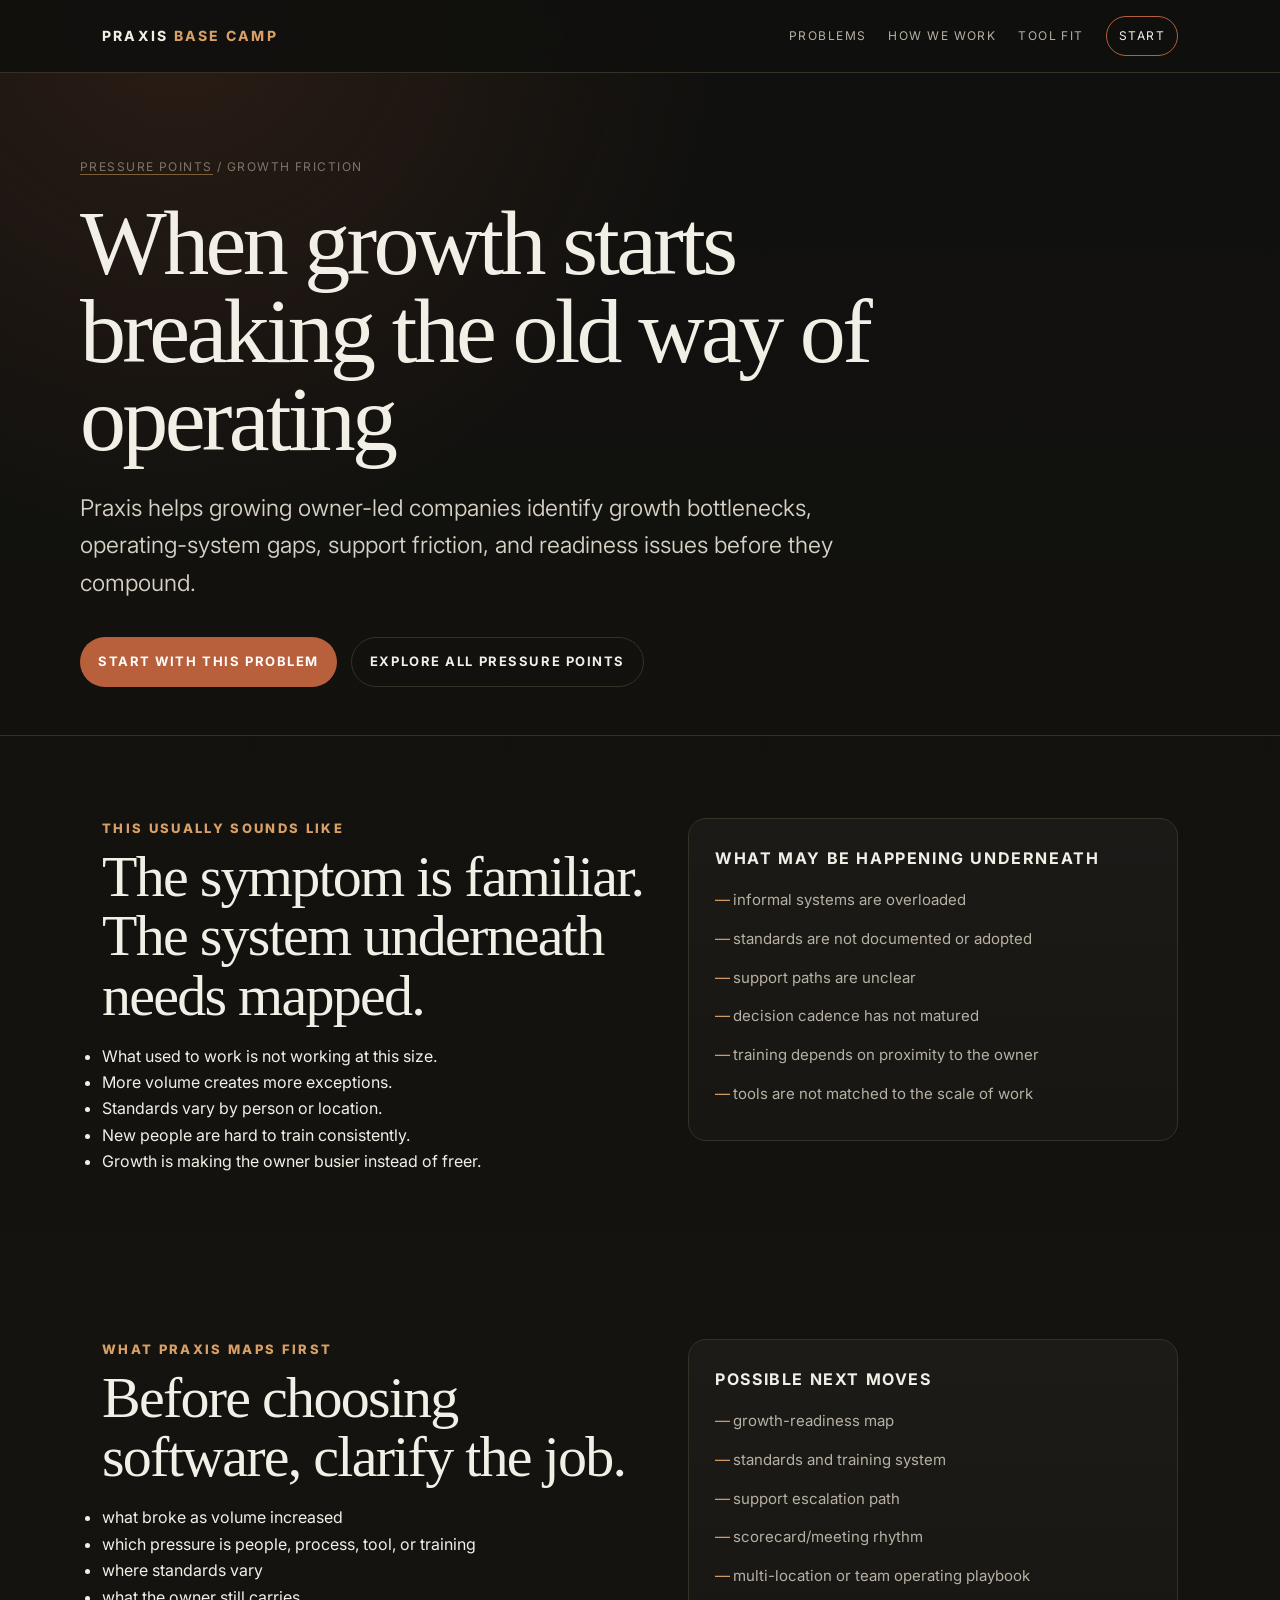
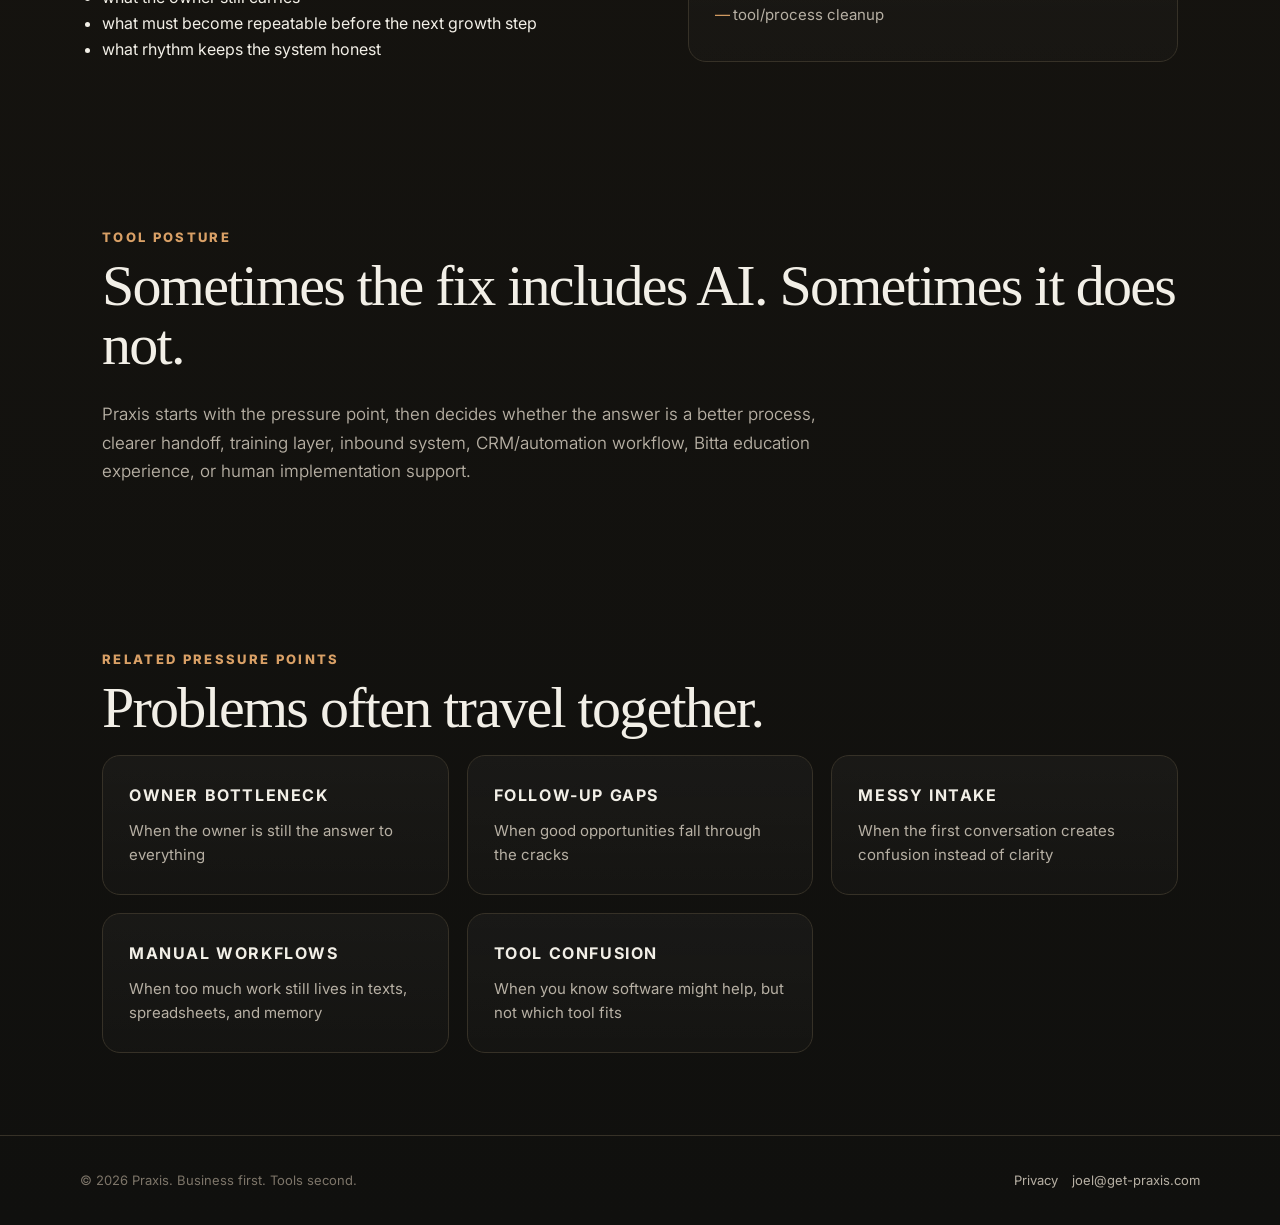
<file: problems/growth-friction.html>
<!doctype html><html lang="en"><head><meta charset="utf-8"><meta name="viewport" content="width=device-width, initial-scale=1"><title>Growth Friction — Praxis</title><meta name="description" content="Praxis helps growing owner-led companies identify growth bottlenecks, operating-system gaps, support friction, and readiness issues before they compound."><link rel="preconnect" href="https://fonts.googleapis.com"><link rel="preconnect" href="https://fonts.gstatic.com" crossorigin><link href="https://fonts.googleapis.com/css2?family=Inter:wght@300;400;500;600;700;800&display=swap" rel="stylesheet"><link rel="stylesheet" href="/assets/site.css?v=marketing-conversion-1"><meta data-praxis-meta="true" name="robots" content="index, follow"><meta data-praxis-meta="true" name="author" content="Praxis"><link data-praxis-meta="true" rel="canonical" href="https://get-praxis.com/problems/growth-friction.html"><meta data-praxis-meta="true" property="og:type" content="website"><meta data-praxis-meta="true" property="og:site_name" content="Praxis"><meta data-praxis-meta="true" property="og:title" content="Growth Friction — Praxis"><meta data-praxis-meta="true" property="og:description" content="Praxis helps growing owner-led companies identify growth bottlenecks, operating-system gaps, support friction, and readiness issues before they compound."><meta data-praxis-meta="true" property="og:url" content="https://get-praxis.com/problems/growth-friction.html"><meta data-praxis-meta="true" name="twitter:card" content="summary"><meta data-praxis-meta="true" name="twitter:title" content="Growth Friction — Praxis"><meta data-praxis-meta="true" name="twitter:description" content="Praxis helps growing owner-led companies identify growth bottlenecks, operating-system gaps, support friction, and readiness issues before they compound."></head><body><div class="site"><nav class="nav"><div class="nav-inner"><a class="brand" href="/">PRAXIS <span>BASE CAMP</span></a><button class="menu" aria-label="Menu" onclick="document.querySelector('.links').classList.toggle('open')">Menu</button><div class="links"><a href="/problems.html">Problems</a><a href="/how-we-work.html">How We Work</a><a href="/tool-fit.html">Tool Fit</a><a class="nav-cta" href="/work-with-us.html#chat">Start</a></div></div></nav><main><section class="page-hero wrap"><div class="breadcrumb"><a href="/problems.html">Pressure Points</a> / Growth Friction</div><h1>When growth starts breaking the old way of operating</h1><p class="lead">Praxis helps growing owner-led companies identify growth bottlenecks, operating-system gaps, support friction, and readiness issues before they compound.</p><div class="hero-actions"><a class="btn primary" href="/work-with-us.html#chat">Start with this problem</a><a class="btn secondary" href="/problems.html">Explore all pressure points</a></div></section><div class="divider"></div><section class="section"><div class="wrap split"><div><div class="kicker">This usually sounds like</div><h2>The symptom is familiar. The system underneath needs mapped.</h2><ul><li>What used to work is not working at this size.</li><li>More volume creates more exceptions.</li><li>Standards vary by person or location.</li><li>New people are hard to train consistently.</li><li>Growth is making the owner busier instead of freer.</li></ul></div><div class="card"><h3>What may be happening underneath</h3><ul><li>informal systems are overloaded</li><li>standards are not documented or adopted</li><li>support paths are unclear</li><li>decision cadence has not matured</li><li>training depends on proximity to the owner</li><li>tools are not matched to the scale of work</li></ul></div></div></section><section class="section alt"><div class="wrap split"><div><div class="kicker">What Praxis maps first</div><h2>Before choosing software, clarify the job.</h2><ul><li>what broke as volume increased</li><li>which pressure is people, process, tool, or training</li><li>where standards vary</li><li>what the owner still carries</li><li>what must become repeatable before the next growth step</li><li>what rhythm keeps the system honest</li></ul></div><div class="card"><h3>Possible next moves</h3><ul><li>growth-readiness map</li><li>standards and training system</li><li>support escalation path</li><li>scorecard/meeting rhythm</li><li>multi-location or team operating playbook</li><li>tool/process cleanup</li></ul></div></div></section><section class="section"><div class="wrap"><div class="kicker">Tool posture</div><h2>Sometimes the fix includes AI. Sometimes it does not.</h2><p class="lead">Praxis starts with the pressure point, then decides whether the answer is a better process, clearer handoff, training layer, inbound system, CRM/automation workflow, Bitta education experience, or human implementation support.</p></div></section><section class="section alt"><div class="wrap"><div class="kicker">Related pressure points</div><h2>Problems often travel together.</h2><div class="grid three problem-grid"><a class="card problem-card" href="/problems/owner-bottleneck.html"><h3>Owner Bottleneck</h3><p>When the owner is still the answer to everything</p></a><a class="card problem-card" href="/problems/follow-up-gaps.html"><h3>Follow-Up Gaps</h3><p>When good opportunities fall through the cracks</p></a><a class="card problem-card" href="/problems/messy-intake.html"><h3>Messy Intake</h3><p>When the first conversation creates confusion instead of clarity</p></a><a class="card problem-card" href="/problems/manual-workflows.html"><h3>Manual Workflows</h3><p>When too much work still lives in texts, spreadsheets, and memory</p></a><a class="card problem-card" href="/problems/tool-confusion.html"><h3>Tool Confusion</h3><p>When you know software might help, but not which tool fits</p></a></div></div></section></main><footer class="footer"><div class="footer-inner"><div>© 2026 Praxis. Business first. Tools second.</div><div><a href="/privacy.html">Privacy</a><a href="mailto:joel@get-praxis.com">joel@get-praxis.com</a></div></div></footer></div></body></html>
</file>
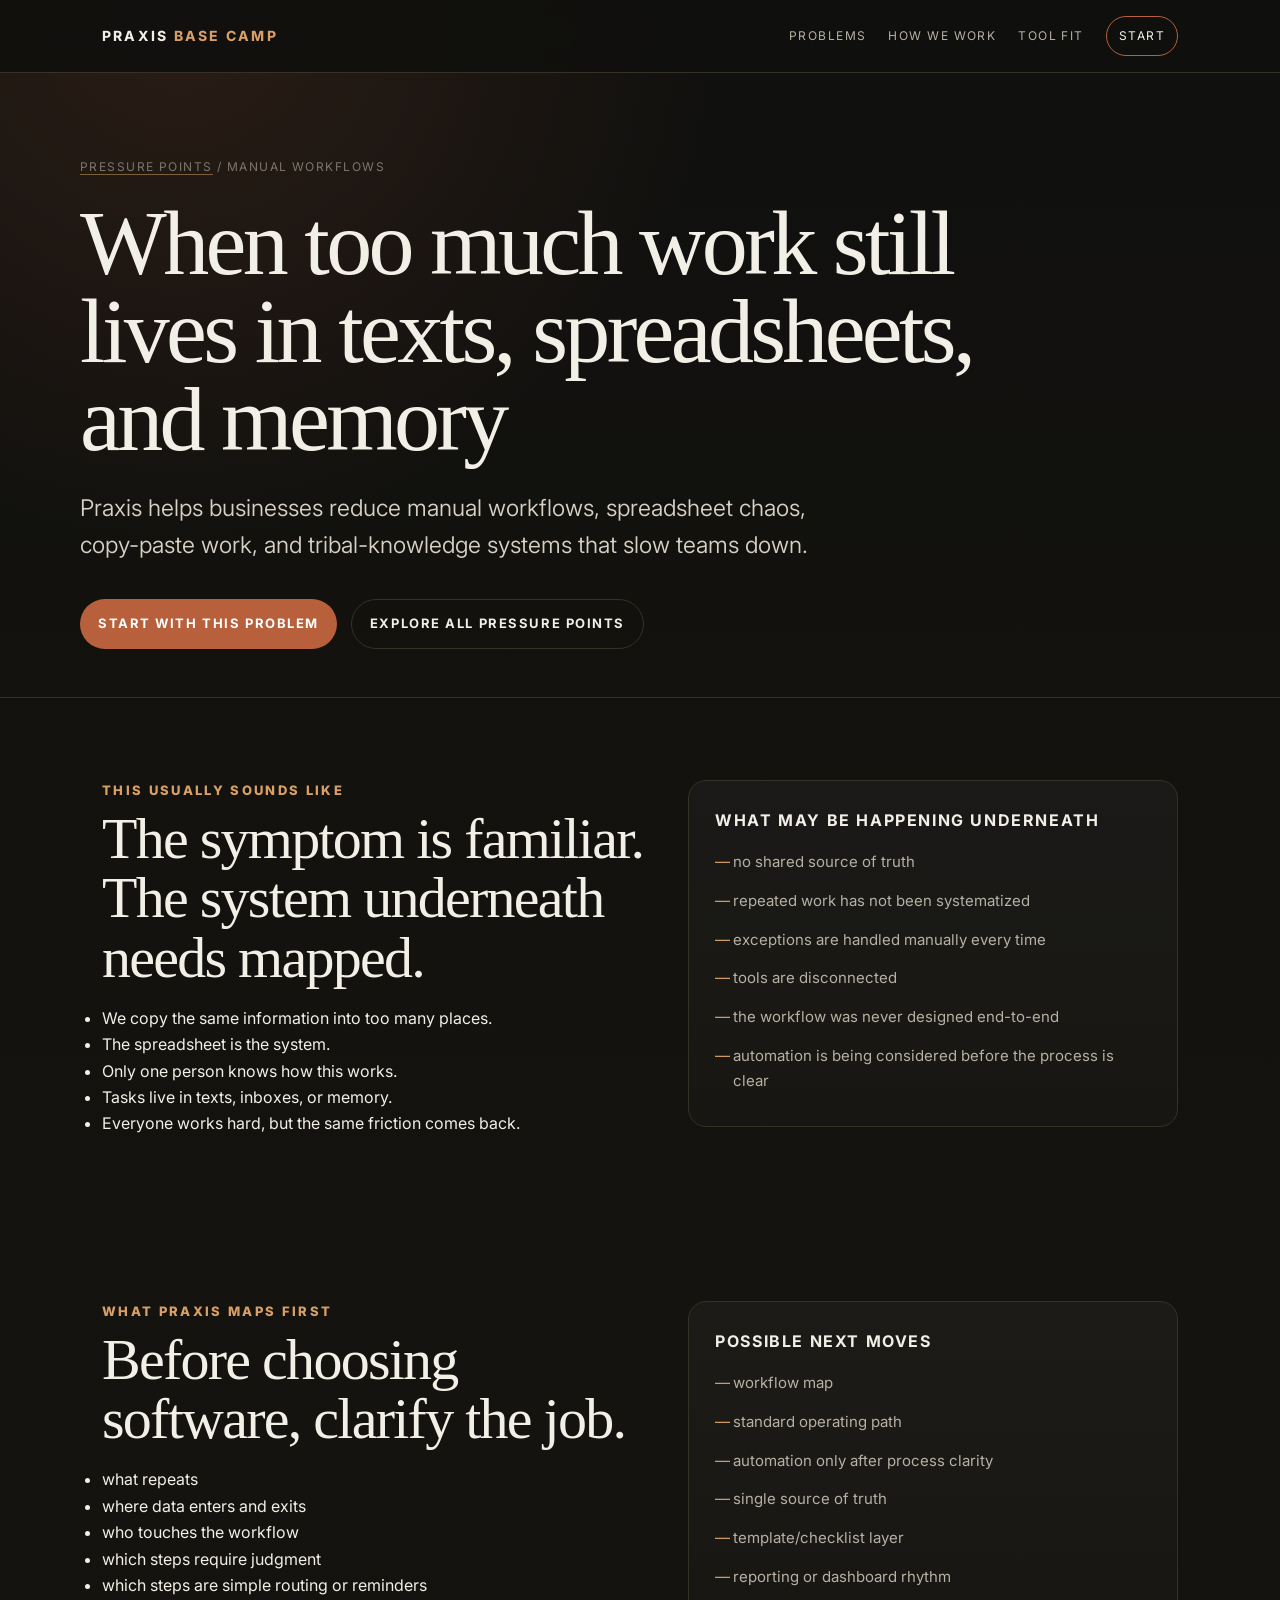
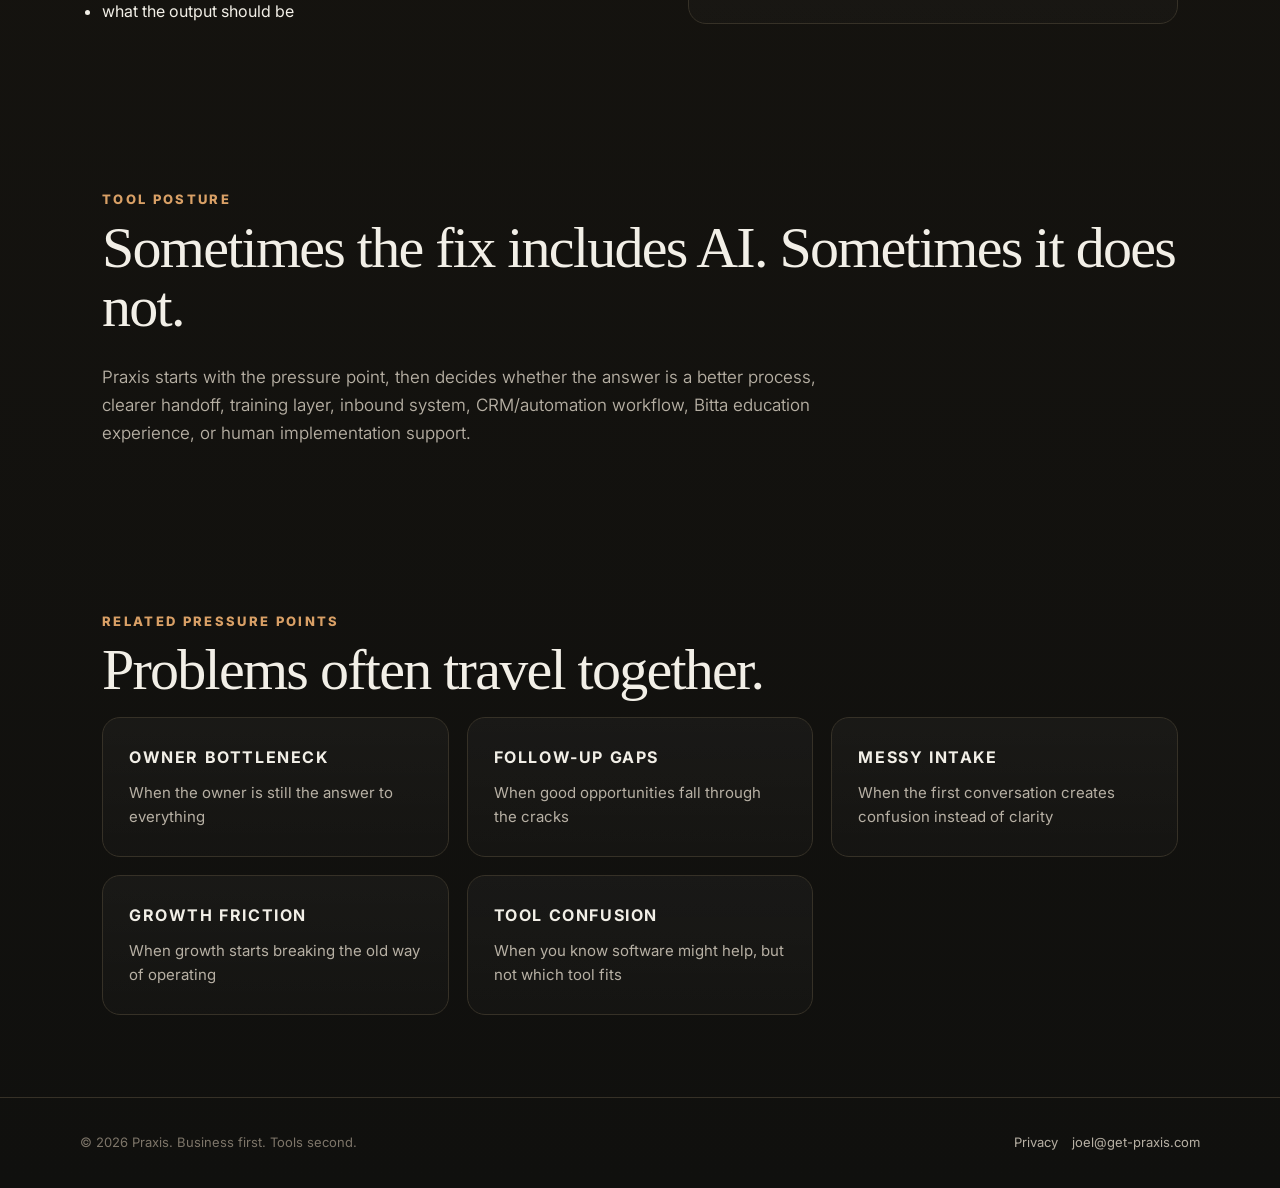
<file: problems/manual-workflows.html>
<!doctype html><html lang="en"><head><meta charset="utf-8"><meta name="viewport" content="width=device-width, initial-scale=1"><title>Manual Workflows — Praxis</title><meta name="description" content="Praxis helps businesses reduce manual workflows, spreadsheet chaos, copy-paste work, and tribal-knowledge systems that slow teams down."><link rel="preconnect" href="https://fonts.googleapis.com"><link rel="preconnect" href="https://fonts.gstatic.com" crossorigin><link href="https://fonts.googleapis.com/css2?family=Inter:wght@300;400;500;600;700;800&display=swap" rel="stylesheet"><link rel="stylesheet" href="/assets/site.css?v=marketing-conversion-1"><meta data-praxis-meta="true" name="robots" content="index, follow"><meta data-praxis-meta="true" name="author" content="Praxis"><link data-praxis-meta="true" rel="canonical" href="https://get-praxis.com/problems/manual-workflows.html"><meta data-praxis-meta="true" property="og:type" content="website"><meta data-praxis-meta="true" property="og:site_name" content="Praxis"><meta data-praxis-meta="true" property="og:title" content="Manual Workflows — Praxis"><meta data-praxis-meta="true" property="og:description" content="Praxis helps businesses reduce manual workflows, spreadsheet chaos, copy-paste work, and tribal-knowledge systems that slow teams down."><meta data-praxis-meta="true" property="og:url" content="https://get-praxis.com/problems/manual-workflows.html"><meta data-praxis-meta="true" name="twitter:card" content="summary"><meta data-praxis-meta="true" name="twitter:title" content="Manual Workflows — Praxis"><meta data-praxis-meta="true" name="twitter:description" content="Praxis helps businesses reduce manual workflows, spreadsheet chaos, copy-paste work, and tribal-knowledge systems that slow teams down."></head><body><div class="site"><nav class="nav"><div class="nav-inner"><a class="brand" href="/">PRAXIS <span>BASE CAMP</span></a><button class="menu" aria-label="Menu" onclick="document.querySelector('.links').classList.toggle('open')">Menu</button><div class="links"><a href="/problems.html">Problems</a><a href="/how-we-work.html">How We Work</a><a href="/tool-fit.html">Tool Fit</a><a class="nav-cta" href="/work-with-us.html#chat">Start</a></div></div></nav><main><section class="page-hero wrap"><div class="breadcrumb"><a href="/problems.html">Pressure Points</a> / Manual Workflows</div><h1>When too much work still lives in texts, spreadsheets, and memory</h1><p class="lead">Praxis helps businesses reduce manual workflows, spreadsheet chaos, copy-paste work, and tribal-knowledge systems that slow teams down.</p><div class="hero-actions"><a class="btn primary" href="/work-with-us.html#chat">Start with this problem</a><a class="btn secondary" href="/problems.html">Explore all pressure points</a></div></section><div class="divider"></div><section class="section"><div class="wrap split"><div><div class="kicker">This usually sounds like</div><h2>The symptom is familiar. The system underneath needs mapped.</h2><ul><li>We copy the same information into too many places.</li><li>The spreadsheet is the system.</li><li>Only one person knows how this works.</li><li>Tasks live in texts, inboxes, or memory.</li><li>Everyone works hard, but the same friction comes back.</li></ul></div><div class="card"><h3>What may be happening underneath</h3><ul><li>no shared source of truth</li><li>repeated work has not been systematized</li><li>exceptions are handled manually every time</li><li>tools are disconnected</li><li>the workflow was never designed end-to-end</li><li>automation is being considered before the process is clear</li></ul></div></div></section><section class="section alt"><div class="wrap split"><div><div class="kicker">What Praxis maps first</div><h2>Before choosing software, clarify the job.</h2><ul><li>what repeats</li><li>where data enters and exits</li><li>who touches the workflow</li><li>which steps require judgment</li><li>which steps are simple routing or reminders</li><li>what the output should be</li></ul></div><div class="card"><h3>Possible next moves</h3><ul><li>workflow map</li><li>standard operating path</li><li>automation only after process clarity</li><li>single source of truth</li><li>template/checklist layer</li><li>reporting or dashboard rhythm</li></ul></div></div></section><section class="section"><div class="wrap"><div class="kicker">Tool posture</div><h2>Sometimes the fix includes AI. Sometimes it does not.</h2><p class="lead">Praxis starts with the pressure point, then decides whether the answer is a better process, clearer handoff, training layer, inbound system, CRM/automation workflow, Bitta education experience, or human implementation support.</p></div></section><section class="section alt"><div class="wrap"><div class="kicker">Related pressure points</div><h2>Problems often travel together.</h2><div class="grid three problem-grid"><a class="card problem-card" href="/problems/owner-bottleneck.html"><h3>Owner Bottleneck</h3><p>When the owner is still the answer to everything</p></a><a class="card problem-card" href="/problems/follow-up-gaps.html"><h3>Follow-Up Gaps</h3><p>When good opportunities fall through the cracks</p></a><a class="card problem-card" href="/problems/messy-intake.html"><h3>Messy Intake</h3><p>When the first conversation creates confusion instead of clarity</p></a><a class="card problem-card" href="/problems/growth-friction.html"><h3>Growth Friction</h3><p>When growth starts breaking the old way of operating</p></a><a class="card problem-card" href="/problems/tool-confusion.html"><h3>Tool Confusion</h3><p>When you know software might help, but not which tool fits</p></a></div></div></section></main><footer class="footer"><div class="footer-inner"><div>© 2026 Praxis. Business first. Tools second.</div><div><a href="/privacy.html">Privacy</a><a href="mailto:joel@get-praxis.com">joel@get-praxis.com</a></div></div></footer></div></body></html>
</file>
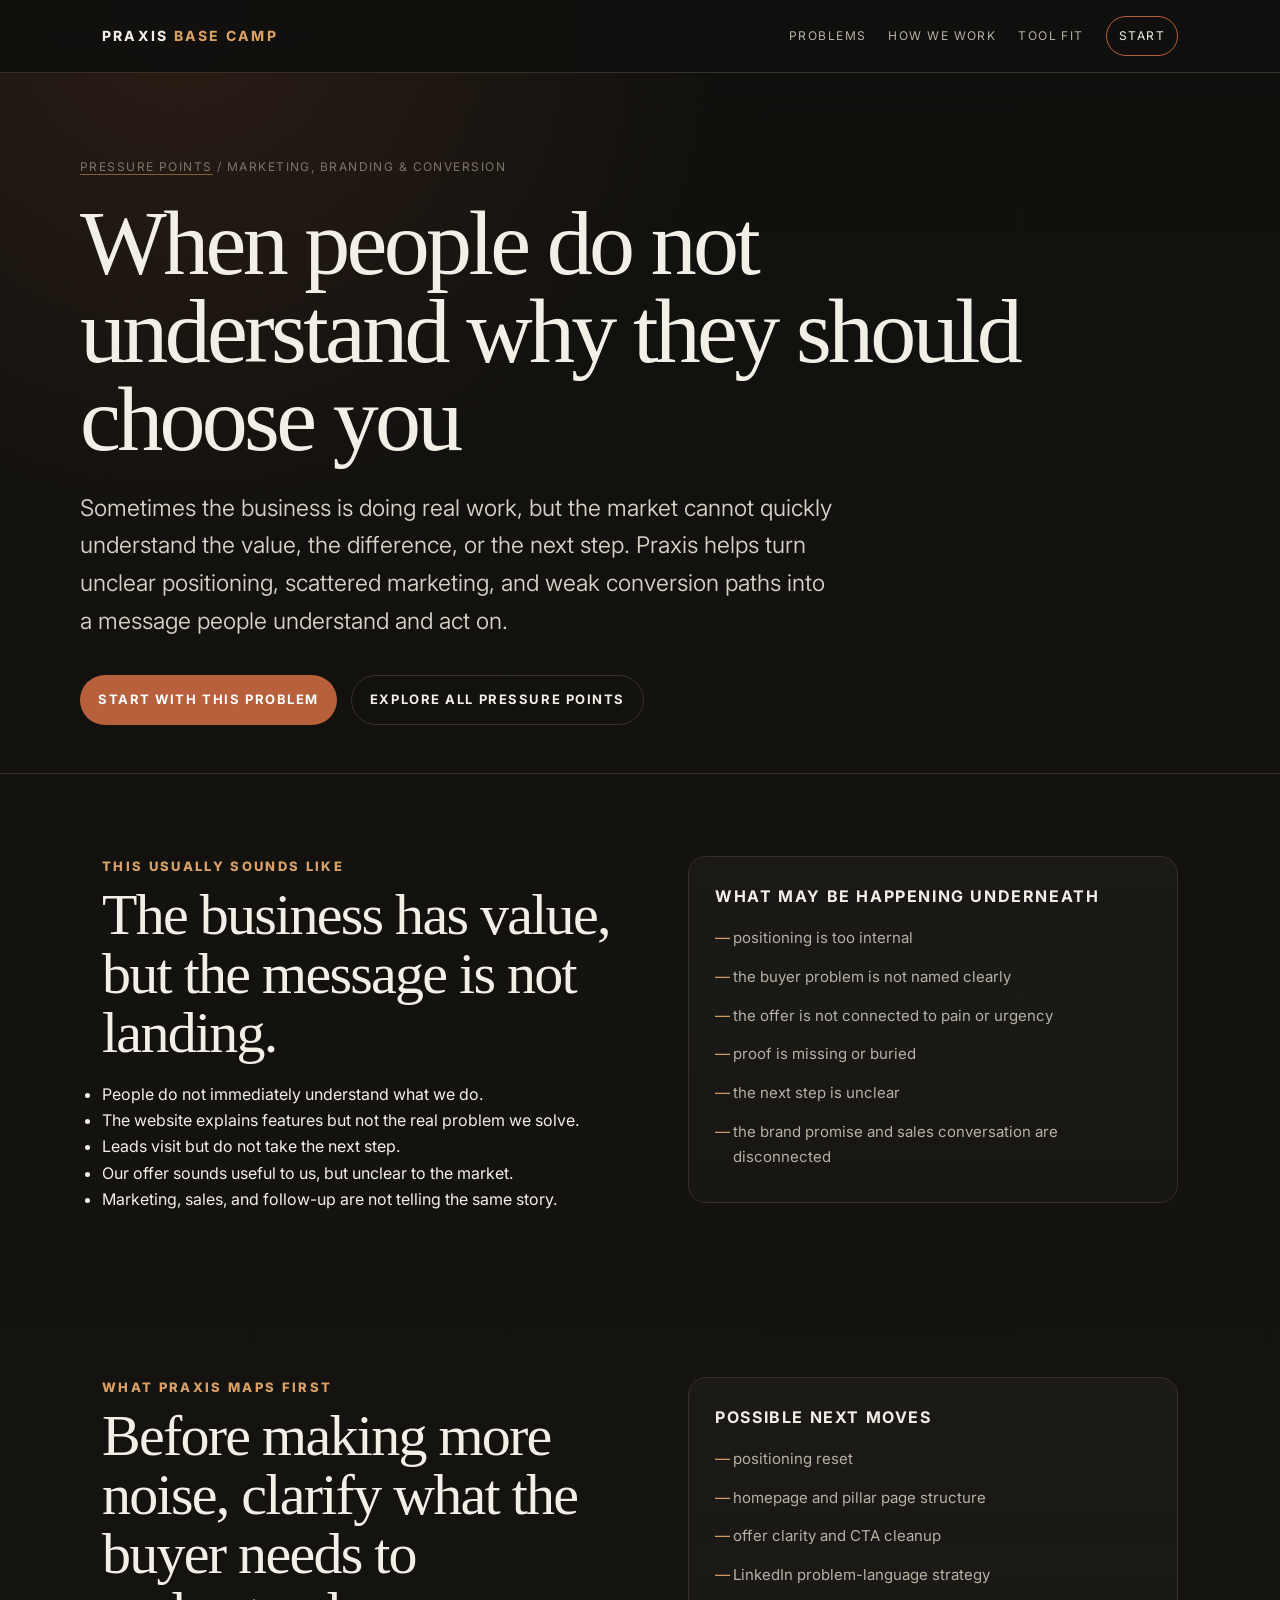
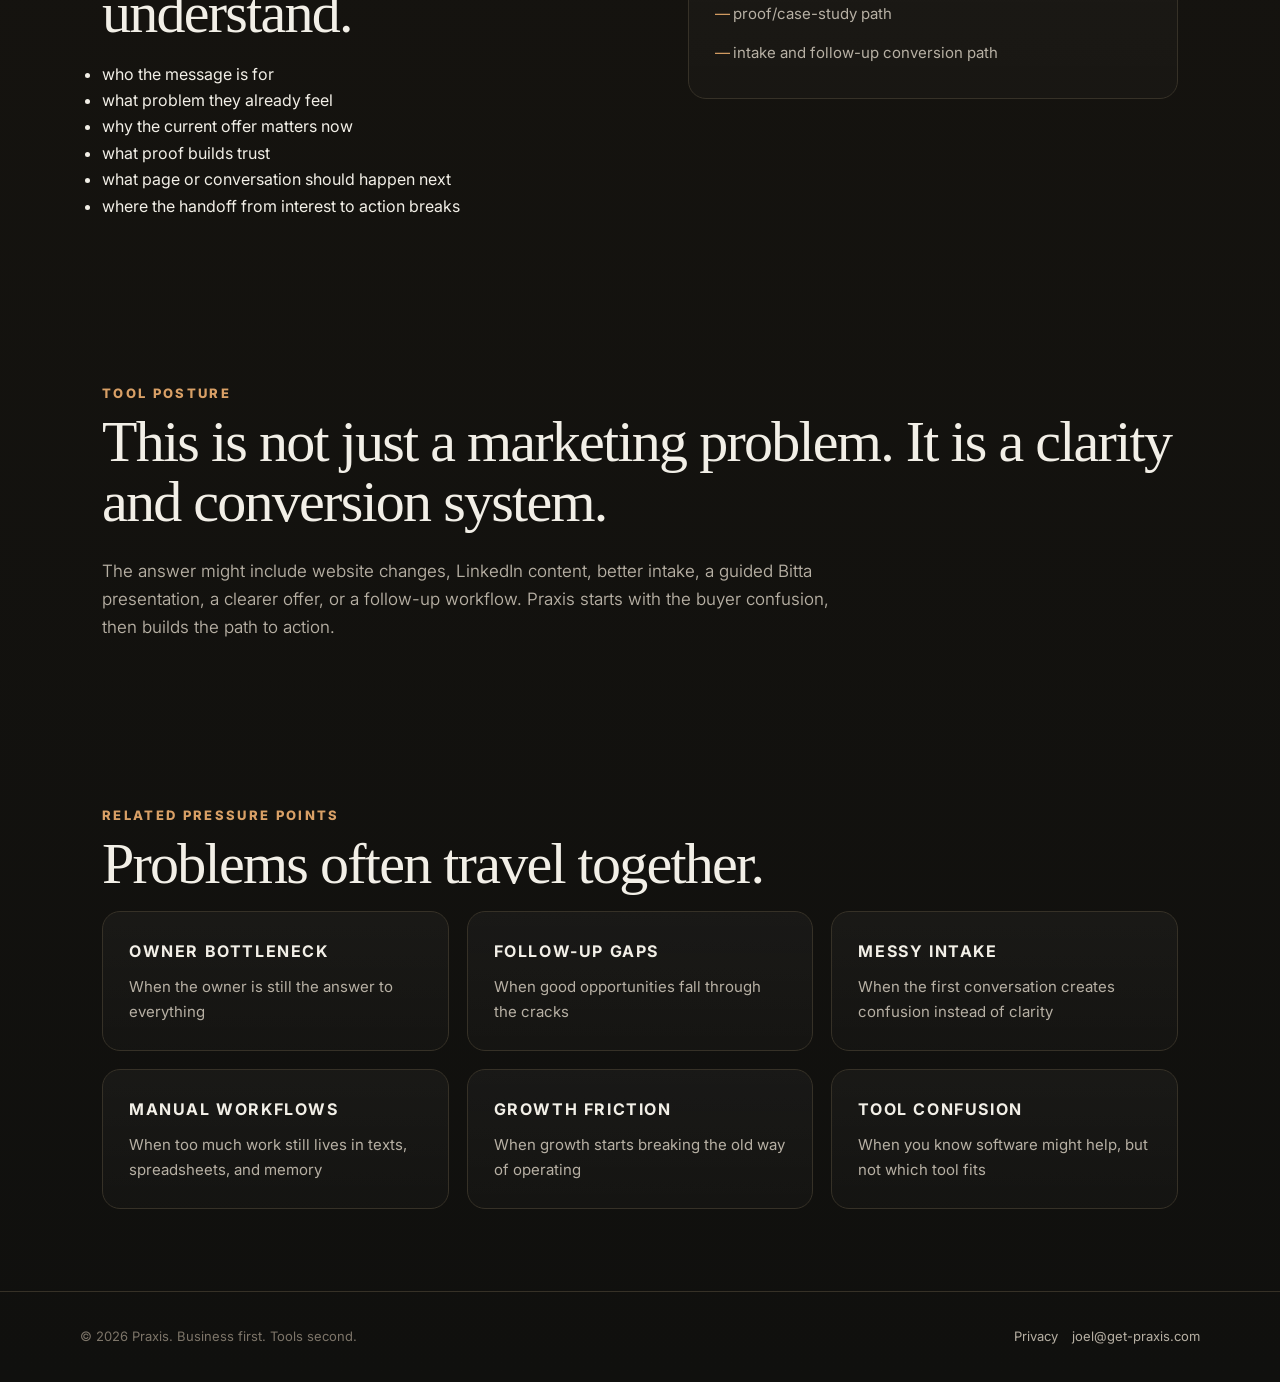
<file: problems/marketing-branding-conversion.html>
<!doctype html><html lang="en"><head><meta charset="utf-8"><meta name="viewport" content="width=device-width, initial-scale=1"><title>Marketing, Branding &amp; Conversion — Praxis</title><meta name="description" content="Praxis helps businesses clarify positioning, messaging, website structure, LinkedIn language, and conversion paths around the problems buyers already understand."><link rel="preconnect" href="https://fonts.googleapis.com"><link rel="preconnect" href="https://fonts.gstatic.com" crossorigin><link href="https://fonts.googleapis.com/css2?family=Inter:wght@300;400;500;600;700;800&display=swap" rel="stylesheet"><link rel="stylesheet" href="/assets/site.css?v=marketing-conversion-1"><meta data-praxis-meta="true" name="robots" content="index, follow"><meta data-praxis-meta="true" name="author" content="Praxis"><link data-praxis-meta="true" rel="canonical" href="https://get-praxis.com/problems/marketing-branding-conversion.html"><meta data-praxis-meta="true" property="og:type" content="website"><meta data-praxis-meta="true" property="og:site_name" content="Praxis"><meta data-praxis-meta="true" property="og:title" content="Marketing, Branding &amp; Conversion — Praxis"><meta data-praxis-meta="true" property="og:description" content="Praxis helps businesses clarify positioning, messaging, website structure, LinkedIn language, and conversion paths around the problems buyers already understand."><meta data-praxis-meta="true" property="og:url" content="https://get-praxis.com/problems/marketing-branding-conversion.html"><meta data-praxis-meta="true" name="twitter:card" content="summary"><meta data-praxis-meta="true" name="twitter:title" content="Marketing, Branding &amp; Conversion — Praxis"><meta data-praxis-meta="true" name="twitter:description" content="Praxis helps businesses clarify positioning, messaging, website structure, LinkedIn language, and conversion paths around the problems buyers already understand."></head><body><div class="site"><nav class="nav"><div class="nav-inner"><a class="brand" href="/">PRAXIS <span>BASE CAMP</span></a><button class="menu" aria-label="Menu" onclick="document.querySelector('.links').classList.toggle('open')">Menu</button><div class="links"><a href="/problems.html">Problems</a><a href="/how-we-work.html">How We Work</a><a href="/tool-fit.html">Tool Fit</a><a class="nav-cta" href="/work-with-us.html#chat">Start</a></div></div></nav><main><section class="page-hero wrap"><div class="breadcrumb"><a href="/problems.html">Pressure Points</a> / Marketing, Branding & Conversion</div><h1>When people do not understand why they should choose you</h1><p class="lead">Sometimes the business is doing real work, but the market cannot quickly understand the value, the difference, or the next step. Praxis helps turn unclear positioning, scattered marketing, and weak conversion paths into a message people understand and act on.</p><div class="hero-actions"><a class="btn primary" href="/work-with-us.html#chat">Start with this problem</a><a class="btn secondary" href="/problems.html">Explore all pressure points</a></div></section><div class="divider"></div><section class="section"><div class="wrap split"><div><div class="kicker">This usually sounds like</div><h2>The business has value, but the message is not landing.</h2><ul><li>People do not immediately understand what we do.</li><li>The website explains features but not the real problem we solve.</li><li>Leads visit but do not take the next step.</li><li>Our offer sounds useful to us, but unclear to the market.</li><li>Marketing, sales, and follow-up are not telling the same story.</li></ul></div><div class="card"><h3>What may be happening underneath</h3><ul><li>positioning is too internal</li><li>the buyer problem is not named clearly</li><li>the offer is not connected to pain or urgency</li><li>proof is missing or buried</li><li>the next step is unclear</li><li>the brand promise and sales conversation are disconnected</li></ul></div></div></section><section class="section alt"><div class="wrap split"><div><div class="kicker">What Praxis maps first</div><h2>Before making more noise, clarify what the buyer needs to understand.</h2><ul><li>who the message is for</li><li>what problem they already feel</li><li>why the current offer matters now</li><li>what proof builds trust</li><li>what page or conversation should happen next</li><li>where the handoff from interest to action breaks</li></ul></div><div class="card"><h3>Possible next moves</h3><ul><li>positioning reset</li><li>homepage and pillar page structure</li><li>offer clarity and CTA cleanup</li><li>LinkedIn problem-language strategy</li><li>proof/case-study path</li><li>intake and follow-up conversion path</li></ul></div></div></section><section class="section"><div class="wrap"><div class="kicker">Tool posture</div><h2>This is not just a marketing problem. It is a clarity and conversion system.</h2><p class="lead">The answer might include website changes, LinkedIn content, better intake, a guided Bitta presentation, a clearer offer, or a follow-up workflow. Praxis starts with the buyer confusion, then builds the path to action.</p></div></section><section class="section alt"><div class="wrap"><div class="kicker">Related pressure points</div><h2>Problems often travel together.</h2><div class="grid three problem-grid"><a class="card problem-card" href="/problems/owner-bottleneck.html"><h3>Owner Bottleneck</h3><p>When the owner is still the answer to everything</p></a><a class="card problem-card" href="/problems/follow-up-gaps.html"><h3>Follow-Up Gaps</h3><p>When good opportunities fall through the cracks</p></a><a class="card problem-card" href="/problems/messy-intake.html"><h3>Messy Intake</h3><p>When the first conversation creates confusion instead of clarity</p></a><a class="card problem-card" href="/problems/manual-workflows.html"><h3>Manual Workflows</h3><p>When too much work still lives in texts, spreadsheets, and memory</p></a><a class="card problem-card" href="/problems/growth-friction.html"><h3>Growth Friction</h3><p>When growth starts breaking the old way of operating</p></a><a class="card problem-card" href="/problems/tool-confusion.html"><h3>Tool Confusion</h3><p>When you know software might help, but not which tool fits</p></a></div></div></section></main><footer class="footer"><div class="footer-inner"><div>© 2026 Praxis. Business first. Tools second.</div><div><a href="/privacy.html">Privacy</a><a href="mailto:joel@get-praxis.com">joel@get-praxis.com</a></div></div></footer></div></body></html>
</file>
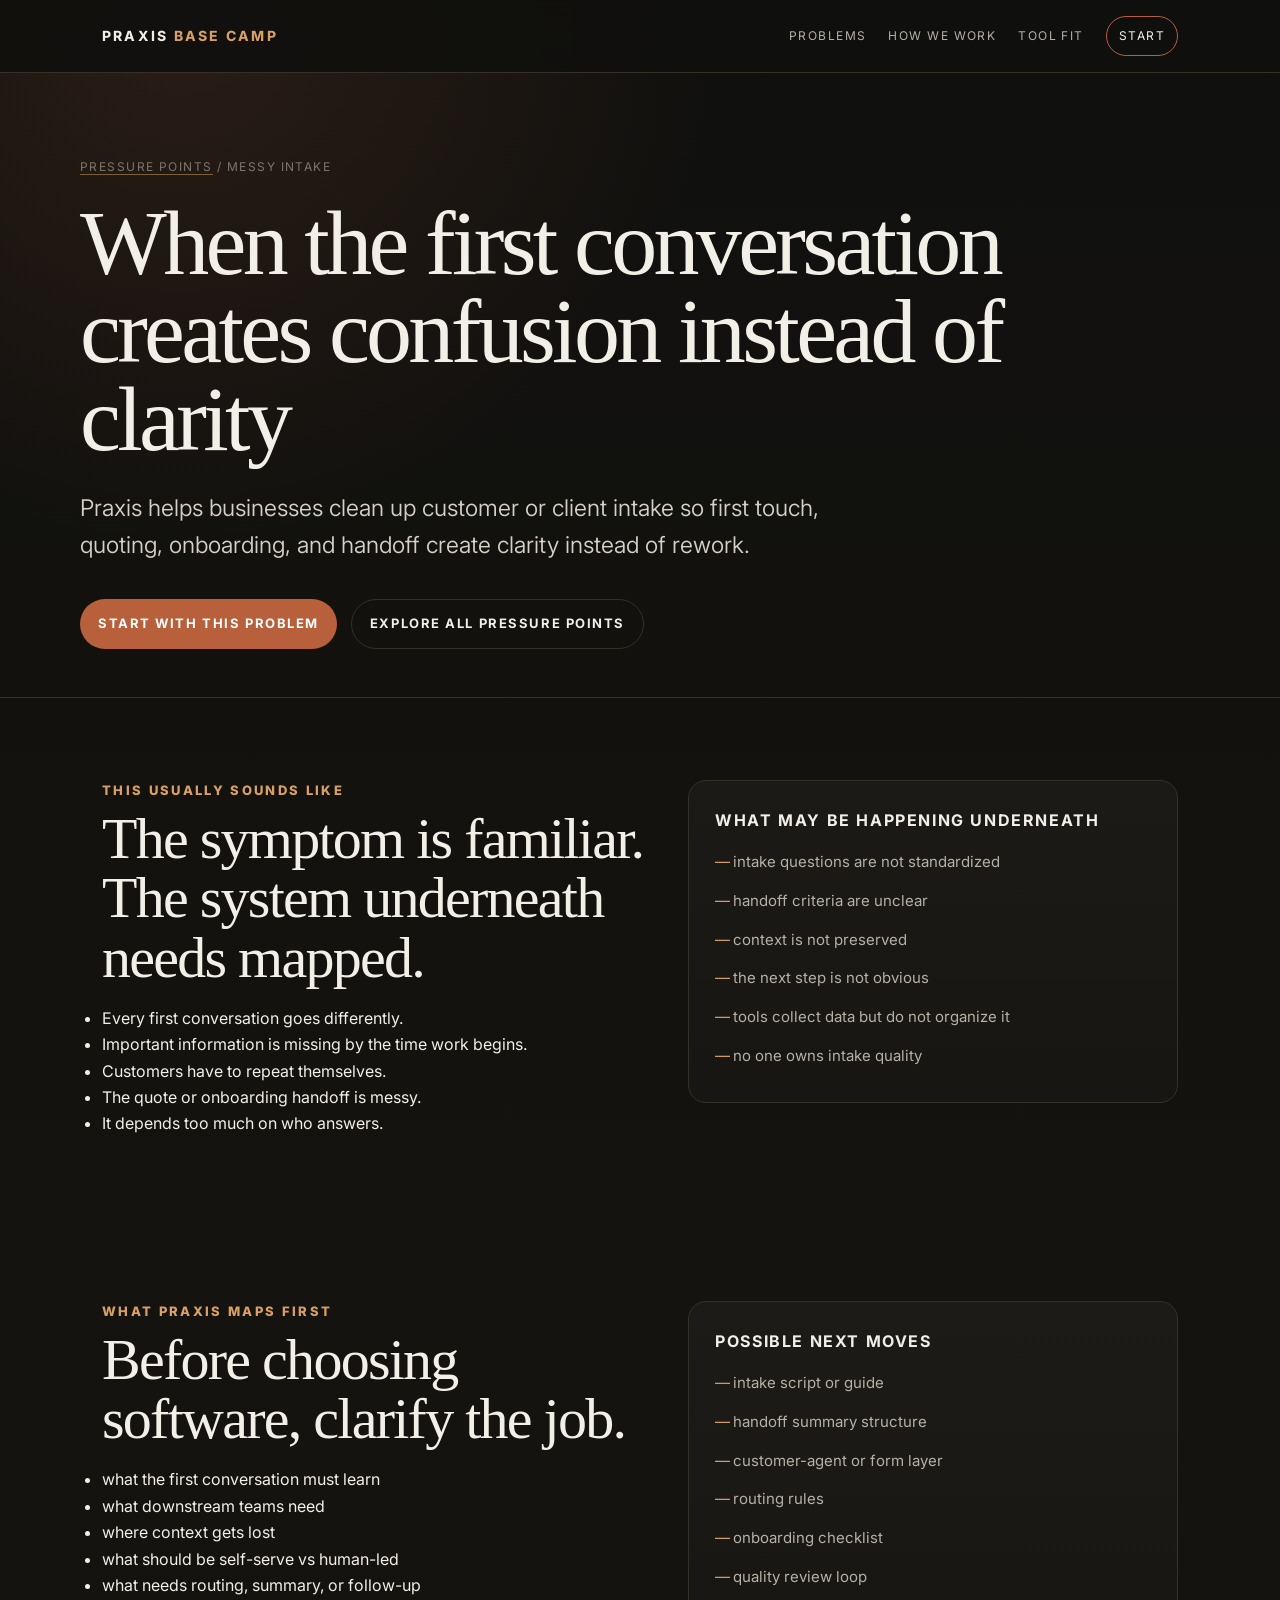
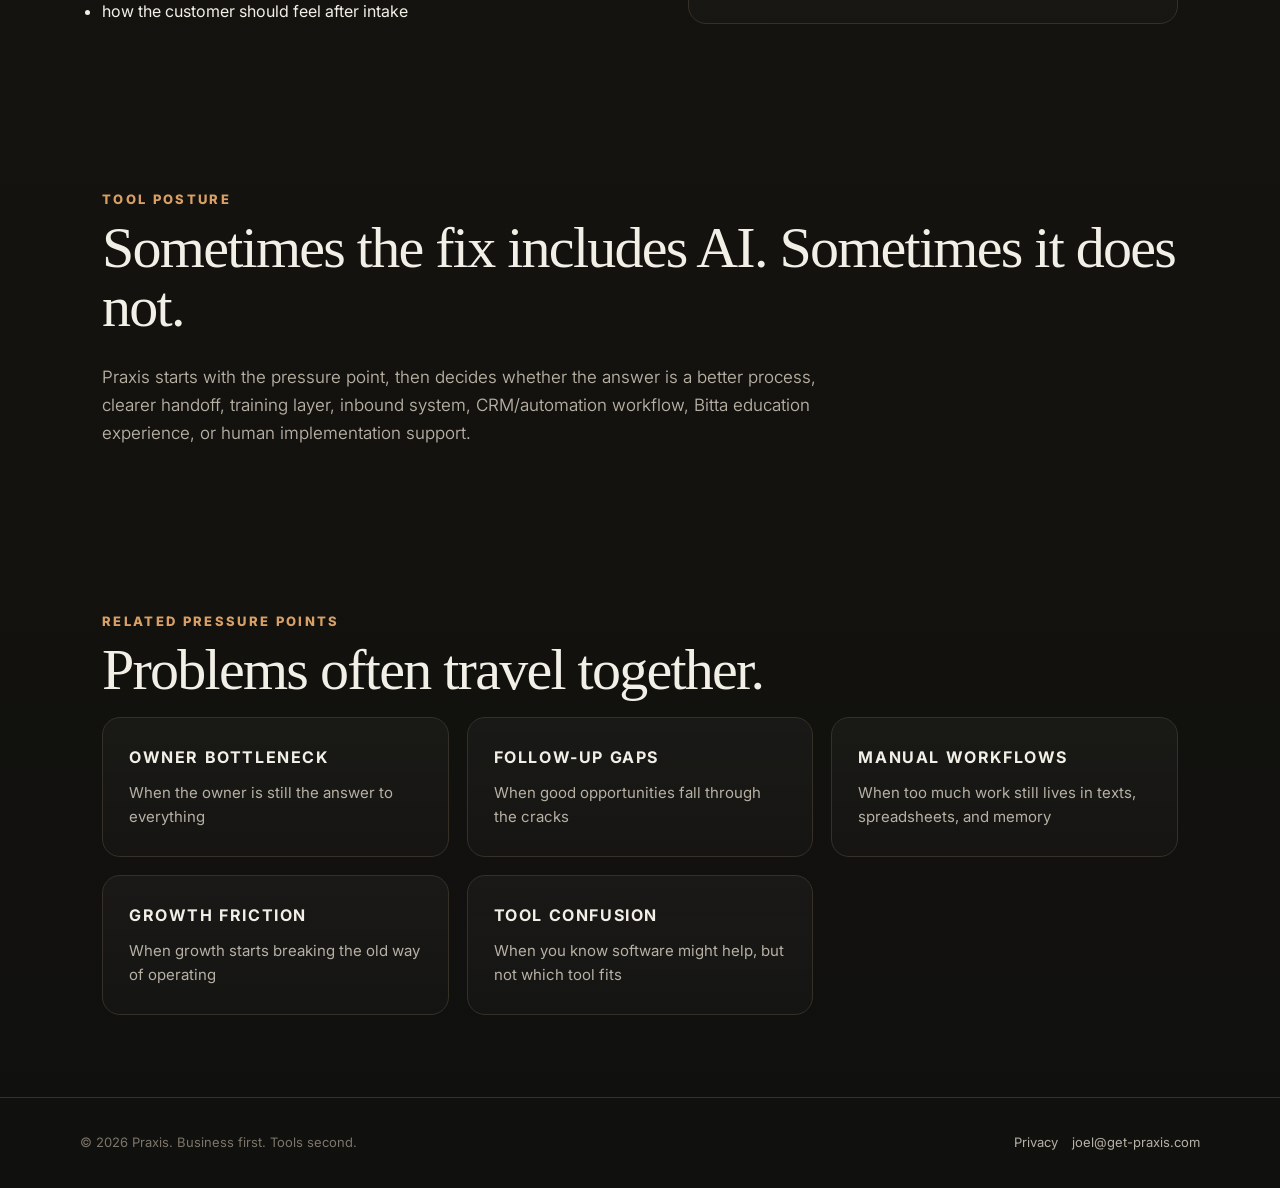
<file: problems/messy-intake.html>
<!doctype html><html lang="en"><head><meta charset="utf-8"><meta name="viewport" content="width=device-width, initial-scale=1"><title>Messy Intake — Praxis</title><meta name="description" content="Praxis helps businesses clean up customer or client intake so first touch, quoting, onboarding, and handoff create clarity instead of rework."><link rel="preconnect" href="https://fonts.googleapis.com"><link rel="preconnect" href="https://fonts.gstatic.com" crossorigin><link href="https://fonts.googleapis.com/css2?family=Inter:wght@300;400;500;600;700;800&display=swap" rel="stylesheet"><link rel="stylesheet" href="/assets/site.css?v=marketing-conversion-1"><meta data-praxis-meta="true" name="robots" content="index, follow"><meta data-praxis-meta="true" name="author" content="Praxis"><link data-praxis-meta="true" rel="canonical" href="https://get-praxis.com/problems/messy-intake.html"><meta data-praxis-meta="true" property="og:type" content="website"><meta data-praxis-meta="true" property="og:site_name" content="Praxis"><meta data-praxis-meta="true" property="og:title" content="Messy Intake — Praxis"><meta data-praxis-meta="true" property="og:description" content="Praxis helps businesses clean up customer or client intake so first touch, quoting, onboarding, and handoff create clarity instead of rework."><meta data-praxis-meta="true" property="og:url" content="https://get-praxis.com/problems/messy-intake.html"><meta data-praxis-meta="true" name="twitter:card" content="summary"><meta data-praxis-meta="true" name="twitter:title" content="Messy Intake — Praxis"><meta data-praxis-meta="true" name="twitter:description" content="Praxis helps businesses clean up customer or client intake so first touch, quoting, onboarding, and handoff create clarity instead of rework."></head><body><div class="site"><nav class="nav"><div class="nav-inner"><a class="brand" href="/">PRAXIS <span>BASE CAMP</span></a><button class="menu" aria-label="Menu" onclick="document.querySelector('.links').classList.toggle('open')">Menu</button><div class="links"><a href="/problems.html">Problems</a><a href="/how-we-work.html">How We Work</a><a href="/tool-fit.html">Tool Fit</a><a class="nav-cta" href="/work-with-us.html#chat">Start</a></div></div></nav><main><section class="page-hero wrap"><div class="breadcrumb"><a href="/problems.html">Pressure Points</a> / Messy Intake</div><h1>When the first conversation creates confusion instead of clarity</h1><p class="lead">Praxis helps businesses clean up customer or client intake so first touch, quoting, onboarding, and handoff create clarity instead of rework.</p><div class="hero-actions"><a class="btn primary" href="/work-with-us.html#chat">Start with this problem</a><a class="btn secondary" href="/problems.html">Explore all pressure points</a></div></section><div class="divider"></div><section class="section"><div class="wrap split"><div><div class="kicker">This usually sounds like</div><h2>The symptom is familiar. The system underneath needs mapped.</h2><ul><li>Every first conversation goes differently.</li><li>Important information is missing by the time work begins.</li><li>Customers have to repeat themselves.</li><li>The quote or onboarding handoff is messy.</li><li>It depends too much on who answers.</li></ul></div><div class="card"><h3>What may be happening underneath</h3><ul><li>intake questions are not standardized</li><li>handoff criteria are unclear</li><li>context is not preserved</li><li>the next step is not obvious</li><li>tools collect data but do not organize it</li><li>no one owns intake quality</li></ul></div></div></section><section class="section alt"><div class="wrap split"><div><div class="kicker">What Praxis maps first</div><h2>Before choosing software, clarify the job.</h2><ul><li>what the first conversation must learn</li><li>what downstream teams need</li><li>where context gets lost</li><li>what should be self-serve vs human-led</li><li>what needs routing, summary, or follow-up</li><li>how the customer should feel after intake</li></ul></div><div class="card"><h3>Possible next moves</h3><ul><li>intake script or guide</li><li>handoff summary structure</li><li>customer-agent or form layer</li><li>routing rules</li><li>onboarding checklist</li><li>quality review loop</li></ul></div></div></section><section class="section"><div class="wrap"><div class="kicker">Tool posture</div><h2>Sometimes the fix includes AI. Sometimes it does not.</h2><p class="lead">Praxis starts with the pressure point, then decides whether the answer is a better process, clearer handoff, training layer, inbound system, CRM/automation workflow, Bitta education experience, or human implementation support.</p></div></section><section class="section alt"><div class="wrap"><div class="kicker">Related pressure points</div><h2>Problems often travel together.</h2><div class="grid three problem-grid"><a class="card problem-card" href="/problems/owner-bottleneck.html"><h3>Owner Bottleneck</h3><p>When the owner is still the answer to everything</p></a><a class="card problem-card" href="/problems/follow-up-gaps.html"><h3>Follow-Up Gaps</h3><p>When good opportunities fall through the cracks</p></a><a class="card problem-card" href="/problems/manual-workflows.html"><h3>Manual Workflows</h3><p>When too much work still lives in texts, spreadsheets, and memory</p></a><a class="card problem-card" href="/problems/growth-friction.html"><h3>Growth Friction</h3><p>When growth starts breaking the old way of operating</p></a><a class="card problem-card" href="/problems/tool-confusion.html"><h3>Tool Confusion</h3><p>When you know software might help, but not which tool fits</p></a></div></div></section></main><footer class="footer"><div class="footer-inner"><div>© 2026 Praxis. Business first. Tools second.</div><div><a href="/privacy.html">Privacy</a><a href="mailto:joel@get-praxis.com">joel@get-praxis.com</a></div></div></footer></div></body></html>
</file>
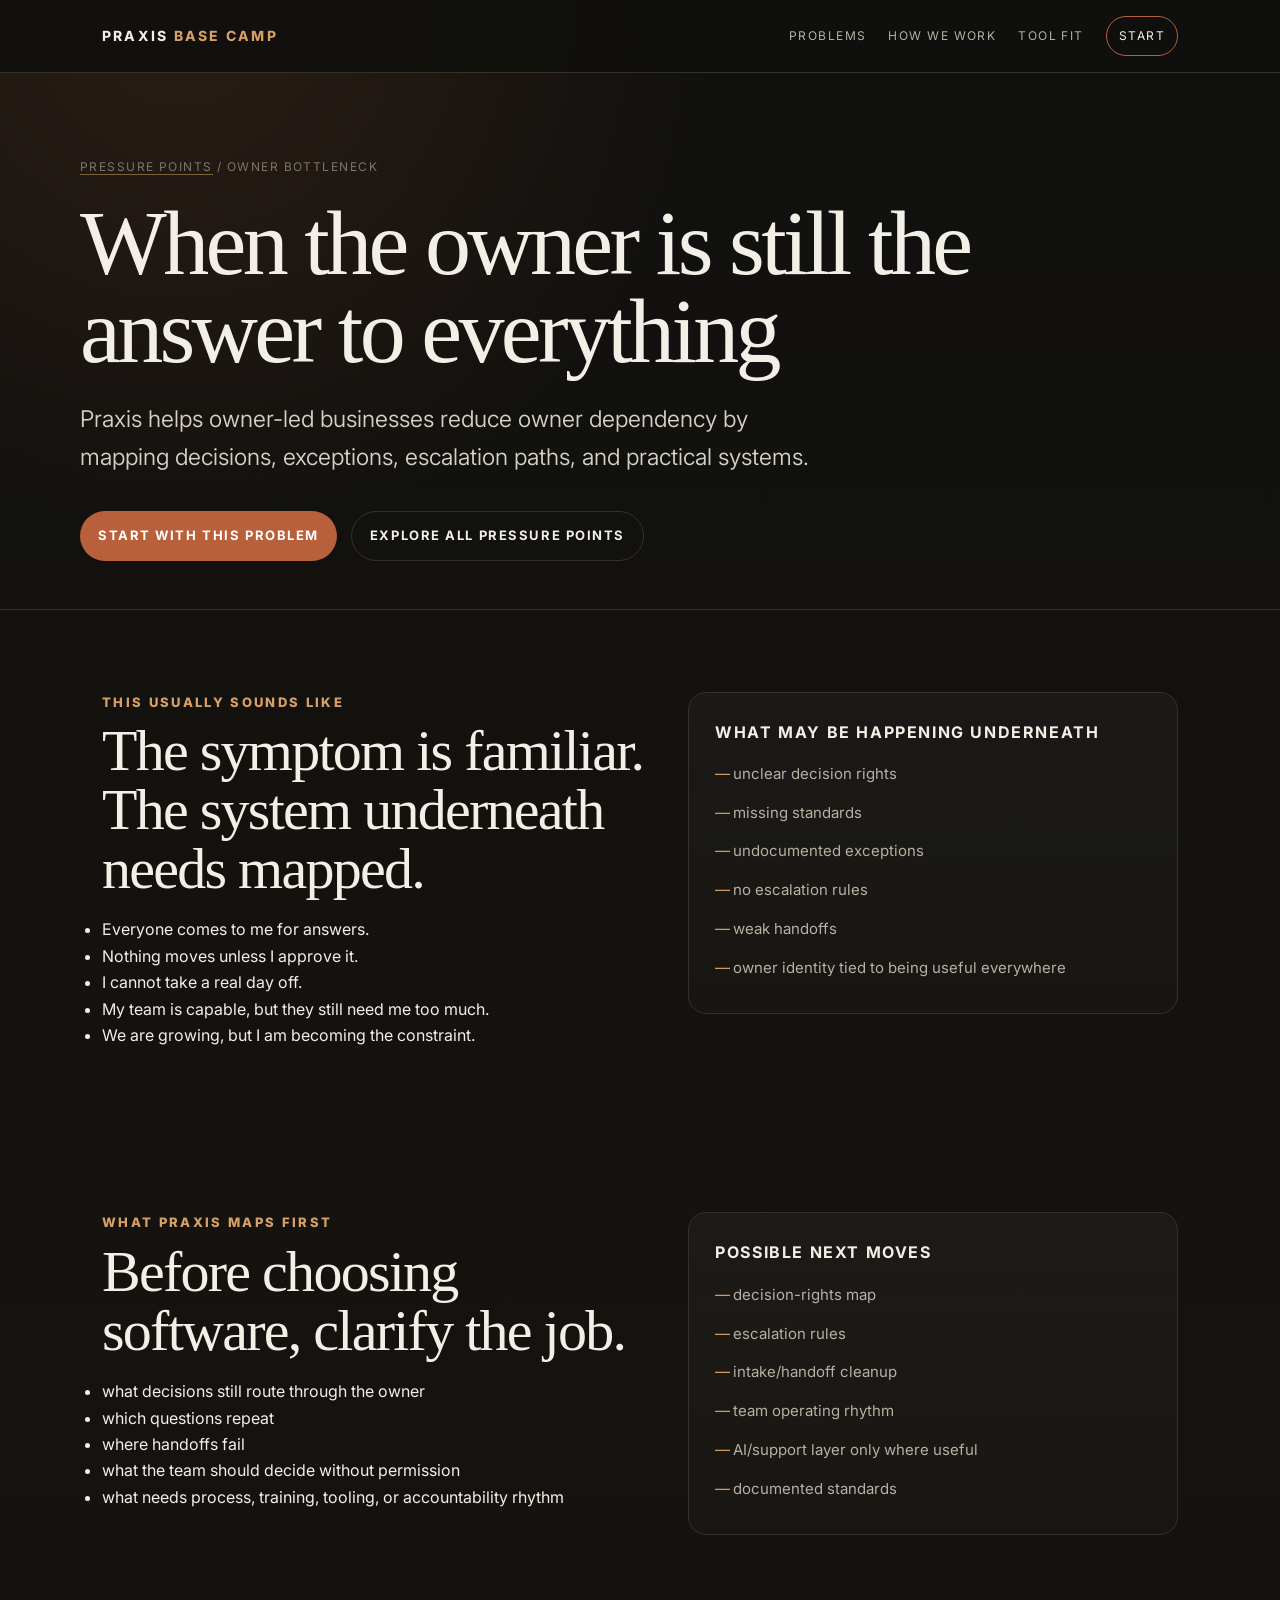
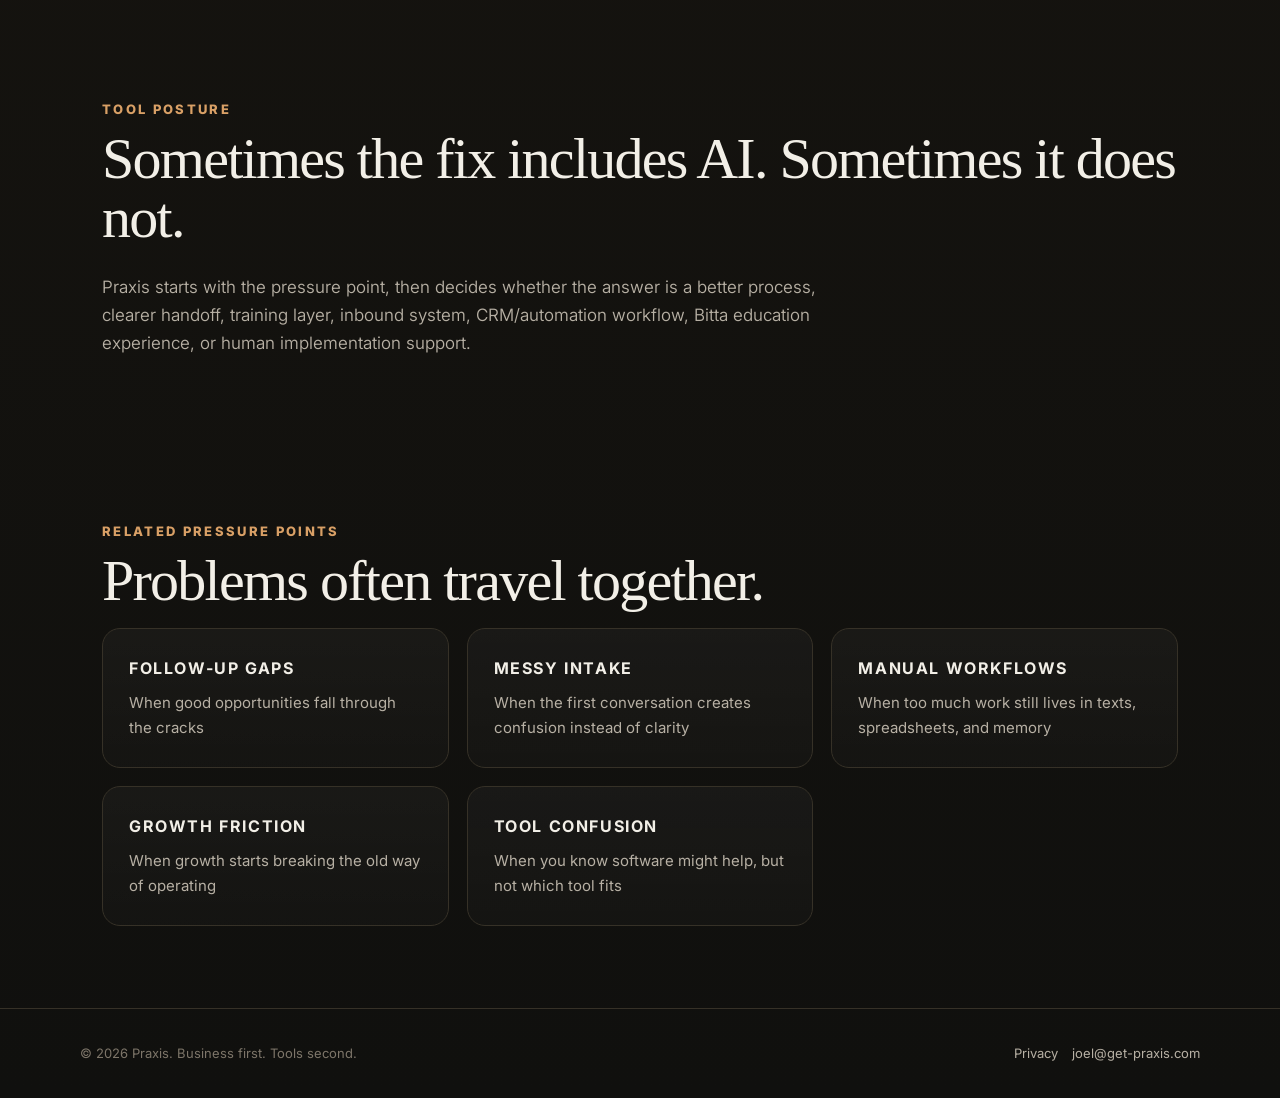
<file: problems/owner-bottleneck.html>
<!doctype html><html lang="en"><head><meta charset="utf-8"><meta name="viewport" content="width=device-width, initial-scale=1"><title>Owner Bottleneck — Praxis</title><meta name="description" content="Praxis helps owner-led businesses reduce owner dependency by mapping decisions, exceptions, escalation paths, and practical systems."><link rel="preconnect" href="https://fonts.googleapis.com"><link rel="preconnect" href="https://fonts.gstatic.com" crossorigin><link href="https://fonts.googleapis.com/css2?family=Inter:wght@300;400;500;600;700;800&display=swap" rel="stylesheet"><link rel="stylesheet" href="/assets/site.css?v=marketing-conversion-1"><meta data-praxis-meta="true" name="robots" content="index, follow"><meta data-praxis-meta="true" name="author" content="Praxis"><link data-praxis-meta="true" rel="canonical" href="https://get-praxis.com/problems/owner-bottleneck.html"><meta data-praxis-meta="true" property="og:type" content="website"><meta data-praxis-meta="true" property="og:site_name" content="Praxis"><meta data-praxis-meta="true" property="og:title" content="Owner Bottleneck — Praxis"><meta data-praxis-meta="true" property="og:description" content="Praxis helps owner-led businesses reduce owner dependency by mapping decisions, exceptions, escalation paths, and practical systems."><meta data-praxis-meta="true" property="og:url" content="https://get-praxis.com/problems/owner-bottleneck.html"><meta data-praxis-meta="true" name="twitter:card" content="summary"><meta data-praxis-meta="true" name="twitter:title" content="Owner Bottleneck — Praxis"><meta data-praxis-meta="true" name="twitter:description" content="Praxis helps owner-led businesses reduce owner dependency by mapping decisions, exceptions, escalation paths, and practical systems."></head><body><div class="site"><nav class="nav"><div class="nav-inner"><a class="brand" href="/">PRAXIS <span>BASE CAMP</span></a><button class="menu" aria-label="Menu" onclick="document.querySelector('.links').classList.toggle('open')">Menu</button><div class="links"><a href="/problems.html">Problems</a><a href="/how-we-work.html">How We Work</a><a href="/tool-fit.html">Tool Fit</a><a class="nav-cta" href="/work-with-us.html#chat">Start</a></div></div></nav><main><section class="page-hero wrap"><div class="breadcrumb"><a href="/problems.html">Pressure Points</a> / Owner Bottleneck</div><h1>When the owner is still the answer to everything</h1><p class="lead">Praxis helps owner-led businesses reduce owner dependency by mapping decisions, exceptions, escalation paths, and practical systems.</p><div class="hero-actions"><a class="btn primary" href="/work-with-us.html#chat">Start with this problem</a><a class="btn secondary" href="/problems.html">Explore all pressure points</a></div></section><div class="divider"></div><section class="section"><div class="wrap split"><div><div class="kicker">This usually sounds like</div><h2>The symptom is familiar. The system underneath needs mapped.</h2><ul><li>Everyone comes to me for answers.</li><li>Nothing moves unless I approve it.</li><li>I cannot take a real day off.</li><li>My team is capable, but they still need me too much.</li><li>We are growing, but I am becoming the constraint.</li></ul></div><div class="card"><h3>What may be happening underneath</h3><ul><li>unclear decision rights</li><li>missing standards</li><li>undocumented exceptions</li><li>no escalation rules</li><li>weak handoffs</li><li>owner identity tied to being useful everywhere</li></ul></div></div></section><section class="section alt"><div class="wrap split"><div><div class="kicker">What Praxis maps first</div><h2>Before choosing software, clarify the job.</h2><ul><li>what decisions still route through the owner</li><li>which questions repeat</li><li>where handoffs fail</li><li>what the team should decide without permission</li><li>what needs process, training, tooling, or accountability rhythm</li></ul></div><div class="card"><h3>Possible next moves</h3><ul><li>decision-rights map</li><li>escalation rules</li><li>intake/handoff cleanup</li><li>team operating rhythm</li><li>AI/support layer only where useful</li><li>documented standards</li></ul></div></div></section><section class="section"><div class="wrap"><div class="kicker">Tool posture</div><h2>Sometimes the fix includes AI. Sometimes it does not.</h2><p class="lead">Praxis starts with the pressure point, then decides whether the answer is a better process, clearer handoff, training layer, inbound system, CRM/automation workflow, Bitta education experience, or human implementation support.</p></div></section><section class="section alt"><div class="wrap"><div class="kicker">Related pressure points</div><h2>Problems often travel together.</h2><div class="grid three problem-grid"><a class="card problem-card" href="/problems/follow-up-gaps.html"><h3>Follow-Up Gaps</h3><p>When good opportunities fall through the cracks</p></a><a class="card problem-card" href="/problems/messy-intake.html"><h3>Messy Intake</h3><p>When the first conversation creates confusion instead of clarity</p></a><a class="card problem-card" href="/problems/manual-workflows.html"><h3>Manual Workflows</h3><p>When too much work still lives in texts, spreadsheets, and memory</p></a><a class="card problem-card" href="/problems/growth-friction.html"><h3>Growth Friction</h3><p>When growth starts breaking the old way of operating</p></a><a class="card problem-card" href="/problems/tool-confusion.html"><h3>Tool Confusion</h3><p>When you know software might help, but not which tool fits</p></a></div></div></section></main><footer class="footer"><div class="footer-inner"><div>© 2026 Praxis. Business first. Tools second.</div><div><a href="/privacy.html">Privacy</a><a href="mailto:joel@get-praxis.com">joel@get-praxis.com</a></div></div></footer></div></body></html>
</file>
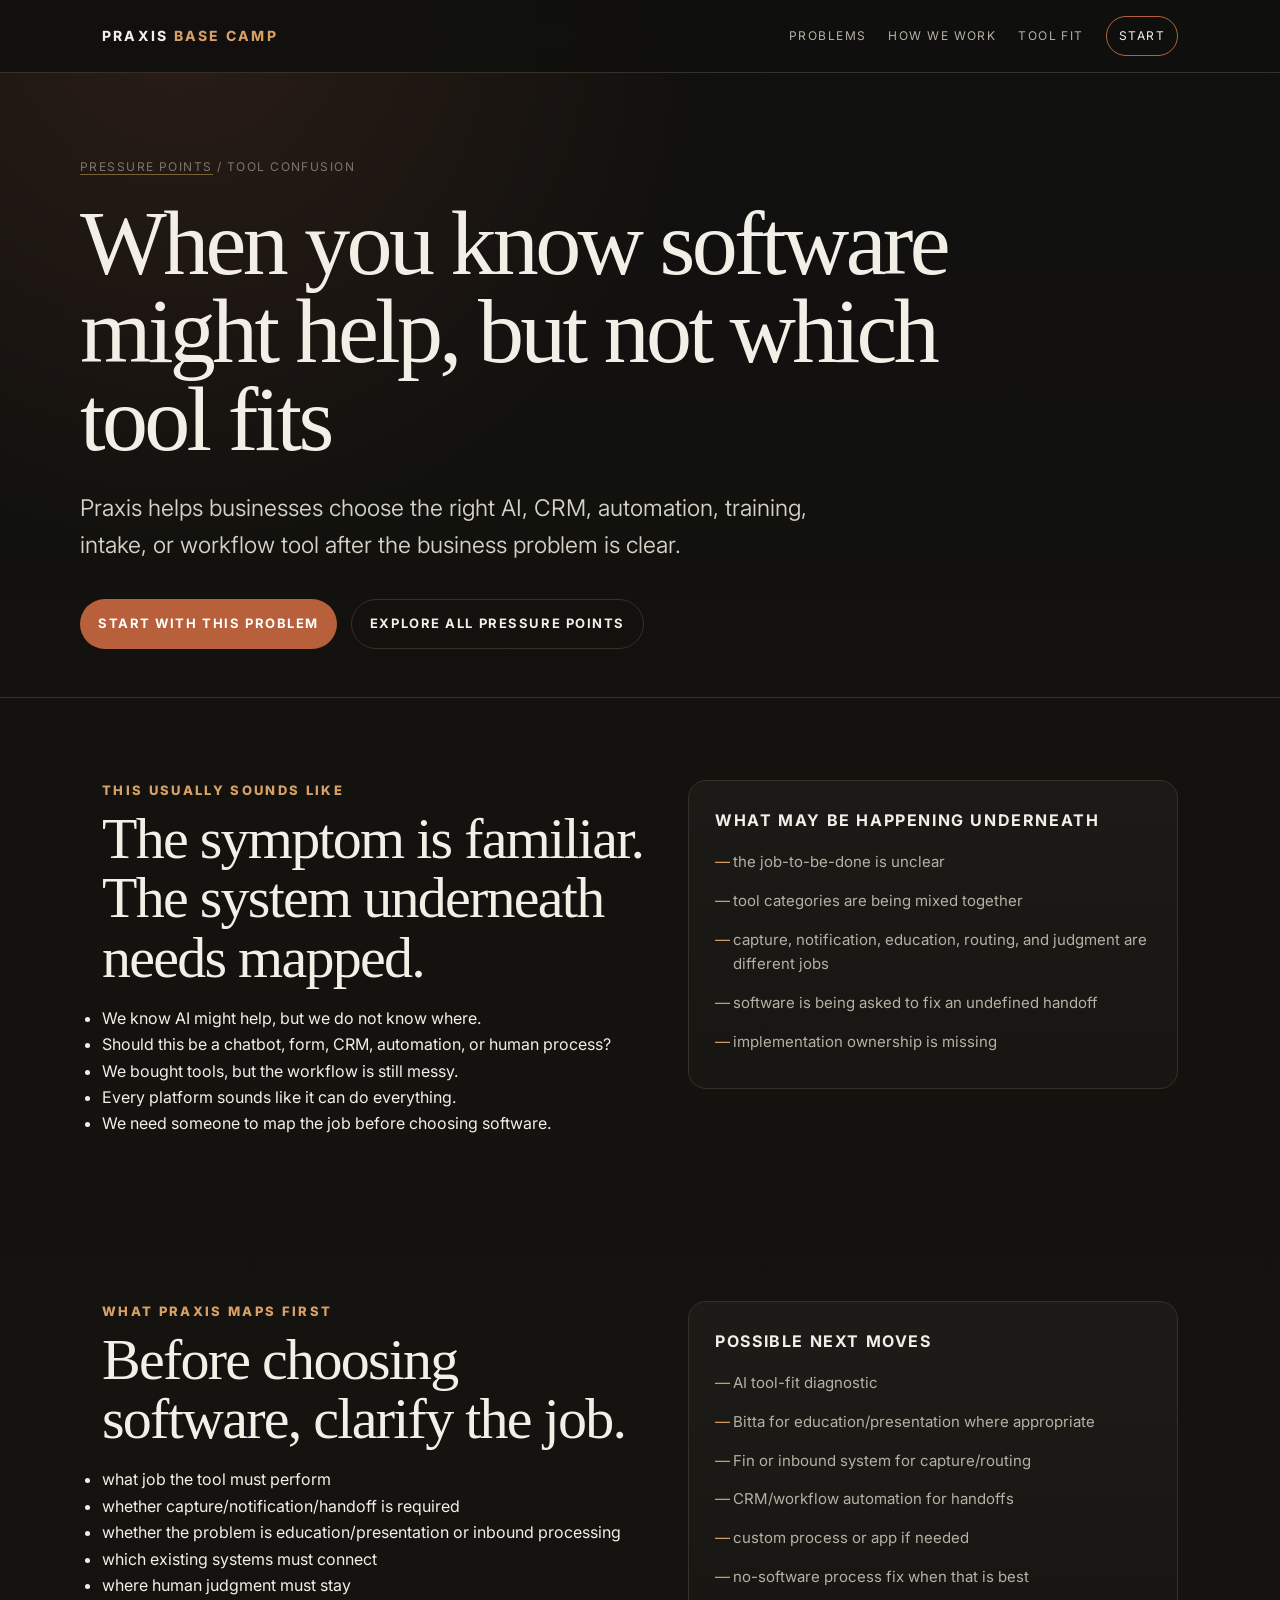
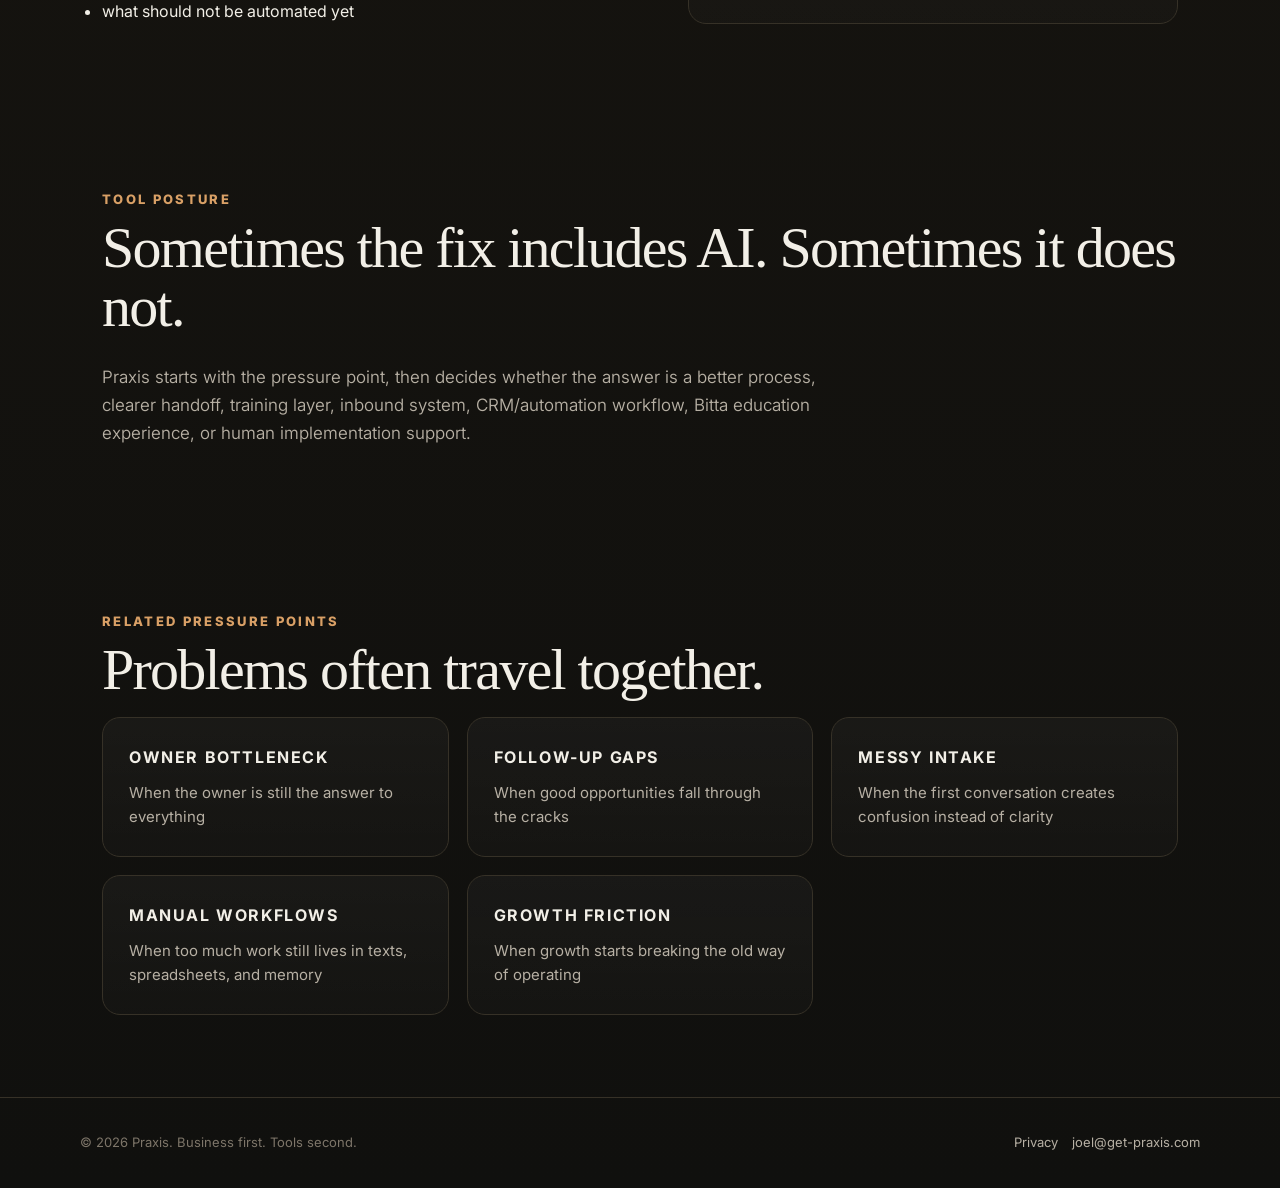
<file: problems/tool-confusion.html>
<!doctype html><html lang="en"><head><meta charset="utf-8"><meta name="viewport" content="width=device-width, initial-scale=1"><title>Tool Confusion — Praxis</title><meta name="description" content="Praxis helps businesses choose the right AI, CRM, automation, training, intake, or workflow tool after the business problem is clear."><link rel="preconnect" href="https://fonts.googleapis.com"><link rel="preconnect" href="https://fonts.gstatic.com" crossorigin><link href="https://fonts.googleapis.com/css2?family=Inter:wght@300;400;500;600;700;800&display=swap" rel="stylesheet"><link rel="stylesheet" href="/assets/site.css?v=marketing-conversion-1"><meta data-praxis-meta="true" name="robots" content="index, follow"><meta data-praxis-meta="true" name="author" content="Praxis"><link data-praxis-meta="true" rel="canonical" href="https://get-praxis.com/problems/tool-confusion.html"><meta data-praxis-meta="true" property="og:type" content="website"><meta data-praxis-meta="true" property="og:site_name" content="Praxis"><meta data-praxis-meta="true" property="og:title" content="Tool Confusion — Praxis"><meta data-praxis-meta="true" property="og:description" content="Praxis helps businesses choose the right AI, CRM, automation, training, intake, or workflow tool after the business problem is clear."><meta data-praxis-meta="true" property="og:url" content="https://get-praxis.com/problems/tool-confusion.html"><meta data-praxis-meta="true" name="twitter:card" content="summary"><meta data-praxis-meta="true" name="twitter:title" content="Tool Confusion — Praxis"><meta data-praxis-meta="true" name="twitter:description" content="Praxis helps businesses choose the right AI, CRM, automation, training, intake, or workflow tool after the business problem is clear."></head><body><div class="site"><nav class="nav"><div class="nav-inner"><a class="brand" href="/">PRAXIS <span>BASE CAMP</span></a><button class="menu" aria-label="Menu" onclick="document.querySelector('.links').classList.toggle('open')">Menu</button><div class="links"><a href="/problems.html">Problems</a><a href="/how-we-work.html">How We Work</a><a href="/tool-fit.html">Tool Fit</a><a class="nav-cta" href="/work-with-us.html#chat">Start</a></div></div></nav><main><section class="page-hero wrap"><div class="breadcrumb"><a href="/problems.html">Pressure Points</a> / Tool Confusion</div><h1>When you know software might help, but not which tool fits</h1><p class="lead">Praxis helps businesses choose the right AI, CRM, automation, training, intake, or workflow tool after the business problem is clear.</p><div class="hero-actions"><a class="btn primary" href="/work-with-us.html#chat">Start with this problem</a><a class="btn secondary" href="/problems.html">Explore all pressure points</a></div></section><div class="divider"></div><section class="section"><div class="wrap split"><div><div class="kicker">This usually sounds like</div><h2>The symptom is familiar. The system underneath needs mapped.</h2><ul><li>We know AI might help, but we do not know where.</li><li>Should this be a chatbot, form, CRM, automation, or human process?</li><li>We bought tools, but the workflow is still messy.</li><li>Every platform sounds like it can do everything.</li><li>We need someone to map the job before choosing software.</li></ul></div><div class="card"><h3>What may be happening underneath</h3><ul><li>the job-to-be-done is unclear</li><li>tool categories are being mixed together</li><li>capture, notification, education, routing, and judgment are different jobs</li><li>software is being asked to fix an undefined handoff</li><li>implementation ownership is missing</li></ul></div></div></section><section class="section alt"><div class="wrap split"><div><div class="kicker">What Praxis maps first</div><h2>Before choosing software, clarify the job.</h2><ul><li>what job the tool must perform</li><li>whether capture/notification/handoff is required</li><li>whether the problem is education/presentation or inbound processing</li><li>which existing systems must connect</li><li>where human judgment must stay</li><li>what should not be automated yet</li></ul></div><div class="card"><h3>Possible next moves</h3><ul><li>AI tool-fit diagnostic</li><li>Bitta for education/presentation where appropriate</li><li>Fin or inbound system for capture/routing</li><li>CRM/workflow automation for handoffs</li><li>custom process or app if needed</li><li>no-software process fix when that is best</li></ul></div></div></section><section class="section"><div class="wrap"><div class="kicker">Tool posture</div><h2>Sometimes the fix includes AI. Sometimes it does not.</h2><p class="lead">Praxis starts with the pressure point, then decides whether the answer is a better process, clearer handoff, training layer, inbound system, CRM/automation workflow, Bitta education experience, or human implementation support.</p></div></section><section class="section alt"><div class="wrap"><div class="kicker">Related pressure points</div><h2>Problems often travel together.</h2><div class="grid three problem-grid"><a class="card problem-card" href="/problems/owner-bottleneck.html"><h3>Owner Bottleneck</h3><p>When the owner is still the answer to everything</p></a><a class="card problem-card" href="/problems/follow-up-gaps.html"><h3>Follow-Up Gaps</h3><p>When good opportunities fall through the cracks</p></a><a class="card problem-card" href="/problems/messy-intake.html"><h3>Messy Intake</h3><p>When the first conversation creates confusion instead of clarity</p></a><a class="card problem-card" href="/problems/manual-workflows.html"><h3>Manual Workflows</h3><p>When too much work still lives in texts, spreadsheets, and memory</p></a><a class="card problem-card" href="/problems/growth-friction.html"><h3>Growth Friction</h3><p>When growth starts breaking the old way of operating</p></a></div></div></section></main><footer class="footer"><div class="footer-inner"><div>© 2026 Praxis. Business first. Tools second.</div><div><a href="/privacy.html">Privacy</a><a href="mailto:joel@get-praxis.com">joel@get-praxis.com</a></div></div></footer></div></body></html>
</file>
<file: assets/site.css>
:root{
  --bg:#10100e; --panel:#181714; --panel2:#211f1a; --ink:#f2efe7; --muted:#b7b0a4; --faint:#7d7569; --line:#363127; --accent:#b8603c; --accent2:#d9a066; --ok:#8ca37d;
  --max:1120px; --serif: Georgia, 'Times New Roman', serif; --sans: Inter, ui-sans-serif, system-ui, -apple-system, BlinkMacSystemFont, 'Segoe UI', sans-serif;
}
*{box-sizing:border-box;margin:0;padding:0} html{scroll-behavior:smooth} body{font-family:var(--sans);background:var(--bg);color:var(--ink);line-height:1.65;-webkit-font-smoothing:antialiased} a{color:inherit}.site{min-height:100vh;background:radial-gradient(circle at 14% 0%,rgba(184,96,60,.16),transparent 34rem),linear-gradient(180deg,#10100e 0%,#15130f 52%,#10100e 100%)}
.nav{position:sticky;top:0;z-index:20;background:rgba(16,16,14,.9);backdrop-filter:blur(14px);border-bottom:1px solid var(--line)}.nav-inner{max-width:var(--max);margin:0 auto;padding:16px 22px;display:flex;align-items:center;justify-content:space-between;gap:20px}.brand{text-decoration:none;font-weight:750;letter-spacing:.16em;text-transform:uppercase;font-size:14px}.brand span{color:var(--accent2)}.links{display:flex;align-items:center;gap:22px}.links a,.links span{text-decoration:none;color:var(--muted);font-size:12px;letter-spacing:.12em;text-transform:uppercase}.links a:hover{color:var(--ink)}.nav-cta{border:1px solid var(--accent);color:var(--ink)!important;padding:9px 12px;border-radius:999px}.disabled-link{opacity:.62;cursor:not-allowed}.menu{display:none;background:none;border:1px solid var(--line);color:var(--ink);border-radius:8px;padding:8px 10px}
.wrap{max-width:var(--max);margin:0 auto;padding:0 22px}.hero{padding:112px 22px 88px;max-width:var(--max);margin:0 auto}.home-hero{position:relative;display:grid;grid-template-columns:1fr;gap:34px;align-items:center;margin-top:26px;margin-bottom:34px;padding:72px 54px 48px;border:1px solid rgba(227,188,123,.18);border-radius:32px;overflow:hidden;text-align:center;background:radial-gradient(circle at 16% 88%,rgba(241,147,70,.34),transparent 34%),radial-gradient(circle at 82% 78%,rgba(247,213,94,.42),transparent 33%),radial-gradient(circle at 50% 45%,rgba(209,146,211,.20),transparent 42%),linear-gradient(180deg,#f5f2eb 0%,#ece8df 48%,#f3d8b1 100%);box-shadow:0 34px 110px rgba(0,0,0,.22),0 1px 0 rgba(255,255,255,.7) inset;color:#11131a}.home-hero:before{content:"";position:absolute;inset:16px;border-radius:24px;opacity:.16;background:repeating-radial-gradient(ellipse at 28% 78%,transparent 0 18px,rgba(77,63,51,.38) 19px 20px,transparent 21px 38px),repeating-radial-gradient(ellipse at 70% 72%,transparent 0 24px,rgba(77,63,51,.30) 25px 26px,transparent 27px 52px),repeating-radial-gradient(ellipse at 50% 48%,transparent 0 42px,rgba(77,63,51,.20) 43px 44px,transparent 45px 82px);mask-image:linear-gradient(to bottom,transparent,black 12%,black 84%,transparent);pointer-events:none}.home-hero:after{content:"N";position:absolute;right:44px;bottom:34px;width:138px;height:138px;border-radius:999px;border:1px solid rgba(82,62,44,.25);display:grid;place-items:start center;padding-top:9px;font-size:13px;font-weight:800;letter-spacing:.12em;color:rgba(82,62,44,.34);opacity:.42;background:radial-gradient(circle,transparent 0 31%,rgba(82,62,44,.20) 32% 33%,transparent 34% 100%),conic-gradient(from 45deg,transparent 0 10deg,rgba(82,62,44,.30) 10deg 13deg,transparent 13deg 77deg,rgba(82,62,44,.22) 77deg 80deg,transparent 80deg 100%);box-shadow:0 0 0 28px rgba(255,255,255,.05) inset;pointer-events:none}.home-hero>*{position:relative;z-index:1}.hero-copy{max-width:900px;margin:0 auto}.eyebrow{font-size:12px;letter-spacing:.22em;text-transform:uppercase;color:var(--accent2);font-weight:700;margin-bottom:18px}.home-hero .eyebrow{color:#9a4f2e}.hero h1,.page-hero h1{font-family:var(--serif);font-weight:500;letter-spacing:-.04em;line-height:.96;font-size:clamp(48px,8vw,92px);max-width:960px}.home-hero h1{color:#11131a;margin:0 auto;max-width:880px}.hero h1 em,.page-hero h1 em{font-style:italic;color:var(--accent2)}.lead{font-size:clamp(18px,2.1vw,23px);color:#d7d0c5;max-width:760px;margin-top:26px;font-weight:350}.home-hero .lead{color:#4e514f;margin:24px auto 0;max-width:660px}.hero-actions{display:flex;gap:14px;flex-wrap:wrap;margin-top:34px}.home-hero .hero-actions{justify-content:center}.btn{display:inline-flex;align-items:center;justify-content:center;text-decoration:none;border-radius:999px;padding:13px 18px;font-size:13px;letter-spacing:.12em;text-transform:uppercase;font-weight:700}.btn.primary{background:var(--accent);color:#fff}.btn.secondary{border:1px solid var(--line);color:var(--ink)}.hero-primary{background:linear-gradient(180deg,#f9d998,#e7b95f)!important;color:#17130d!important;padding:15px 22px;box-shadow:0 0 0 1px rgba(255,255,255,.46) inset,0 14px 34px rgba(116,80,29,.22)}.hero-primary:hover{background:linear-gradient(180deg,#ffe5a9,#f0c982)!important;box-shadow:0 0 0 1px rgba(255,255,255,.55) inset,0 18px 44px rgba(116,80,29,.30)}.hero-secondary{color:#3d403e!important;border-color:rgba(30,30,24,.18)!important;background:rgba(255,255,255,.34)}.hero-notes{display:flex;justify-content:center;gap:16px;flex-wrap:wrap;margin-top:18px;color:#79756d;font-size:12px}.hero-notes span+span:before{content:"·";margin-right:16px;color:#a48a69}.hero-card{max-width:820px;width:100%;margin:4px auto 0;background:rgba(255,255,255,.46);border:1px solid rgba(255,255,255,.66);border-radius:24px;padding:18px;color:#121815;box-shadow:0 20px 70px rgba(109,80,48,.16);backdrop-filter:blur(10px);display:grid;grid-template-columns:1fr 1.6fr 1.1fr;gap:16px;text-align:left;align-items:center}.hero-card-top{display:grid;gap:6px;font-size:11px;letter-spacing:.13em;text-transform:uppercase;color:#657071}.hero-card-top b{color:#9a4f2e;font-size:11px}.signal-card{background:rgba(255,255,255,.48);border:1px solid rgba(255,255,255,.58);border-radius:18px;padding:18px}.signal-card small{display:block;text-transform:uppercase;letter-spacing:.16em;color:#9a4f2e;font-weight:800;margin-bottom:8px}.signal-card strong{display:block;font-family:var(--serif);font-size:25px;line-height:1.05;color:#121815;font-weight:500}.signal-card p{color:#4d5657;font-size:14px;line-height:1.5;margin-top:10px}.signal-list{display:grid;gap:10px}.signal-list div{display:flex;align-items:center;gap:10px;color:#313c3d;font-size:14px;font-weight:700}.signal-list span{width:9px;height:9px;border-radius:999px;background:#d99b48;box-shadow:0 0 0 5px rgba(217,155,72,.16)}.btn.disabled{background:#5a5042;color:#d7d0c5;cursor:not-allowed;opacity:.78}.btn:hover{transform:translateY(-1px)}.btn.disabled:hover{transform:none}
.divider{height:1px;background:var(--line)}.section{padding:82px 0}.section h2{font-family:var(--serif);font-size:clamp(34px,5vw,58px);line-height:1.02;font-weight:500;letter-spacing:-.03em;margin-bottom:18px}.section p{color:var(--muted);font-size:17px;max-width:760px}.grid{display:grid;gap:18px}.grid.three{grid-template-columns:repeat(3,1fr)}.grid.four{grid-template-columns:repeat(4,1fr)}.grid.two{grid-template-columns:repeat(2,1fr)}.card{background:linear-gradient(180deg,rgba(255,255,255,.035),rgba(255,255,255,.015));border:1px solid var(--line);border-radius:18px;padding:26px}.card h3{font-size:16px;letter-spacing:.1em;text-transform:uppercase;margin-bottom:10px}.card p,.card li{font-size:15px;color:var(--muted)}.card ul{list-style:none;margin-top:10px}.card li{padding:7px 0 7px 18px;position:relative}.card li:before{content:'—';position:absolute;left:0;color:var(--accent2)}.callout{background:var(--panel);border:1px solid var(--line);border-left:3px solid var(--accent);border-radius:16px;padding:26px;margin-top:24px;color:#d8d1c5}.split{display:grid;grid-template-columns:1fr .9fr;gap:42px;align-items:start}.kicker{font-size:13px;letter-spacing:.18em;text-transform:uppercase;color:var(--accent2);font-weight:800;margin-bottom:8px}.quote{font-family:var(--serif);font-size:28px;line-height:1.24;color:#efe8dc}.page-hero{padding:84px 0 48px}.breadcrumb{color:var(--faint);font-size:12px;letter-spacing:.12em;text-transform:uppercase;margin-bottom:22px}.list{display:grid;gap:12px;margin-top:22px}.list div{border-top:1px solid var(--line);padding-top:14px;color:var(--muted)}.list strong{color:var(--ink)}
.rep-panel{background:radial-gradient(circle at 18% 0%,rgba(255,255,255,.82),transparent 34%),linear-gradient(135deg,#eee6d7 0%,#dbe3e4 56%,#c5d1d3 100%);border:1px solid rgba(244,238,229,.72);border-radius:24px;padding:24px;box-shadow:0 34px 100px rgba(0,0,0,.30),0 1px 0 rgba(255,255,255,.6) inset;color:#181510}.rep-panel h2{color:#15120e}.rep-panel p{color:#3f413d}.rep-panel .kicker{color:#8f4d2c}.rep-frame{width:100%;height:620px;border:0;border-radius:16px;background:#d2dcdf;display:block}.rep-placeholder{min-height:620px;border:1px dashed #5a5042;border-radius:16px;display:flex;align-items:center;justify-content:center;padding:30px;text-align:center;color:var(--muted);background:#0b0b0a}.rep-placeholder strong{display:block;color:var(--ink);font-family:var(--serif);font-size:28px;margin-bottom:10px;font-weight:500}.rep-direct-link{position:relative;display:flex;min-height:360px;height:auto;flex-direction:column;align-items:center;justify-content:center;text-align:center;padding:36px;border:1px solid rgba(76,96,101,.28);overflow:hidden;background:radial-gradient(circle at 50% -24%,rgba(255,255,255,.58),transparent 44%),linear-gradient(180deg,#dce7e9 0%,#c4d2d6 100%);box-shadow:0 18px 42px rgba(67,82,83,.18),0 1px 0 rgba(255,255,255,.62) inset}.rep-direct-link:before{content:"";position:absolute;inset:18px;border-radius:14px;opacity:.26;background:repeating-radial-gradient(ellipse at 28% 70%,transparent 0 14px,rgba(44,64,70,.34) 15px 16px,transparent 17px 31px),repeating-radial-gradient(ellipse at 72% 56%,transparent 0 19px,rgba(44,64,70,.25) 20px 21px,transparent 22px 42px),repeating-radial-gradient(ellipse at 48% 42%,transparent 0 32px,rgba(44,64,70,.18) 33px 34px,transparent 35px 62px);mask-image:linear-gradient(to bottom,transparent,black 16%,black 76%,transparent);pointer-events:none}.rep-direct-link:after{content:"N";position:absolute;right:24px;bottom:22px;width:96px;height:96px;border-radius:999px;border:1px solid rgba(44,64,70,.24);display:grid;place-items:start center;padding-top:6px;font-size:10px;font-weight:800;letter-spacing:.1em;color:rgba(44,64,70,.34);opacity:.48;background:radial-gradient(circle,transparent 0 31%,rgba(44,64,70,.19) 32% 33%,transparent 34% 100%),conic-gradient(from 45deg,transparent 0 10deg,rgba(44,64,70,.30) 10deg 13deg,transparent 13deg 77deg,rgba(44,64,70,.22) 77deg 80deg,transparent 80deg 100%);pointer-events:none}.rep-direct-link>*{position:relative;z-index:1}.rep-direct-link p{max-width:620px;color:#344247;margin:0 0 16px}.rep-direct-link strong{display:block;color:#111815;font-family:var(--serif);font-size:32px;font-weight:500;margin-bottom:4px}.basecamp-cta{background:linear-gradient(180deg,#f9d998,#e7b95f);color:#17130d;box-shadow:0 0 0 1px rgba(255,255,255,.46) inset,0 14px 34px rgba(116,80,29,.22)}.basecamp-cta:hover{background:linear-gradient(180deg,#ffe5a9,#f0c982);box-shadow:0 0 0 1px rgba(255,255,255,.55) inset,0 18px 44px rgba(116,80,29,.30)}
.fallback{margin-top:14px;font-size:14px;color:#505650}.fallback a{color:#7c3f24}

.footer{border-top:1px solid var(--line);padding:34px 22px;color:var(--faint);font-size:13px}.footer-inner{max-width:var(--max);margin:0 auto;display:flex;justify-content:space-between;gap:20px;flex-wrap:wrap}.footer a{color:var(--muted);text-decoration:none;margin-left:14px}.footer a:hover{color:var(--ink)}
@media(max-width:820px){.links{display:none;position:absolute;top:61px;left:0;right:0;background:#10100e;border-bottom:1px solid var(--line);padding:18px 22px;flex-direction:column;align-items:flex-start}.links.open{display:flex}.menu{display:block}.grid.three,.grid.four,.grid.two,.split{grid-template-columns:1fr}.hero{padding-top:76px}.home-hero{margin-top:18px;padding:52px 24px 34px}.home-hero h1{font-size:clamp(46px,13vw,68px)}.hero-card{grid-template-columns:1fr;text-align:center}.hero-card-top,.signal-list{justify-items:center}.section{padding:60px 0}.rep-frame,.rep-placeholder{height:700px;min-height:700px}.rep-direct-link{height:auto;min-height:420px}.footer-inner{display:block}.footer a{display:inline-block;margin:8px 14px 0 0}}

/* Chat iframe scroll containment: keep third-party chatbot focus/auto-scroll inside the embed. */
.rep-panel{overflow-anchor:none;contain:layout paint}.rep-frame{overscroll-behavior:contain}

.problem-grid a.card{text-decoration:none;color:inherit;display:block}.problem-card{transition:transform .18s ease,border-color .18s ease,background .18s ease}.problem-card:hover{transform:translateY(-3px);border-color:rgba(231,185,95,.55);background:linear-gradient(180deg,rgba(255,255,255,.06),rgba(255,255,255,.025))}.problem-card span{display:inline-block;margin-top:14px;color:var(--accent2);font-size:13px;font-weight:800;letter-spacing:.08em;text-transform:uppercase}.breadcrumb a{color:inherit;text-decoration:none;border-bottom:1px solid rgba(231,185,95,.45)}
</file>
